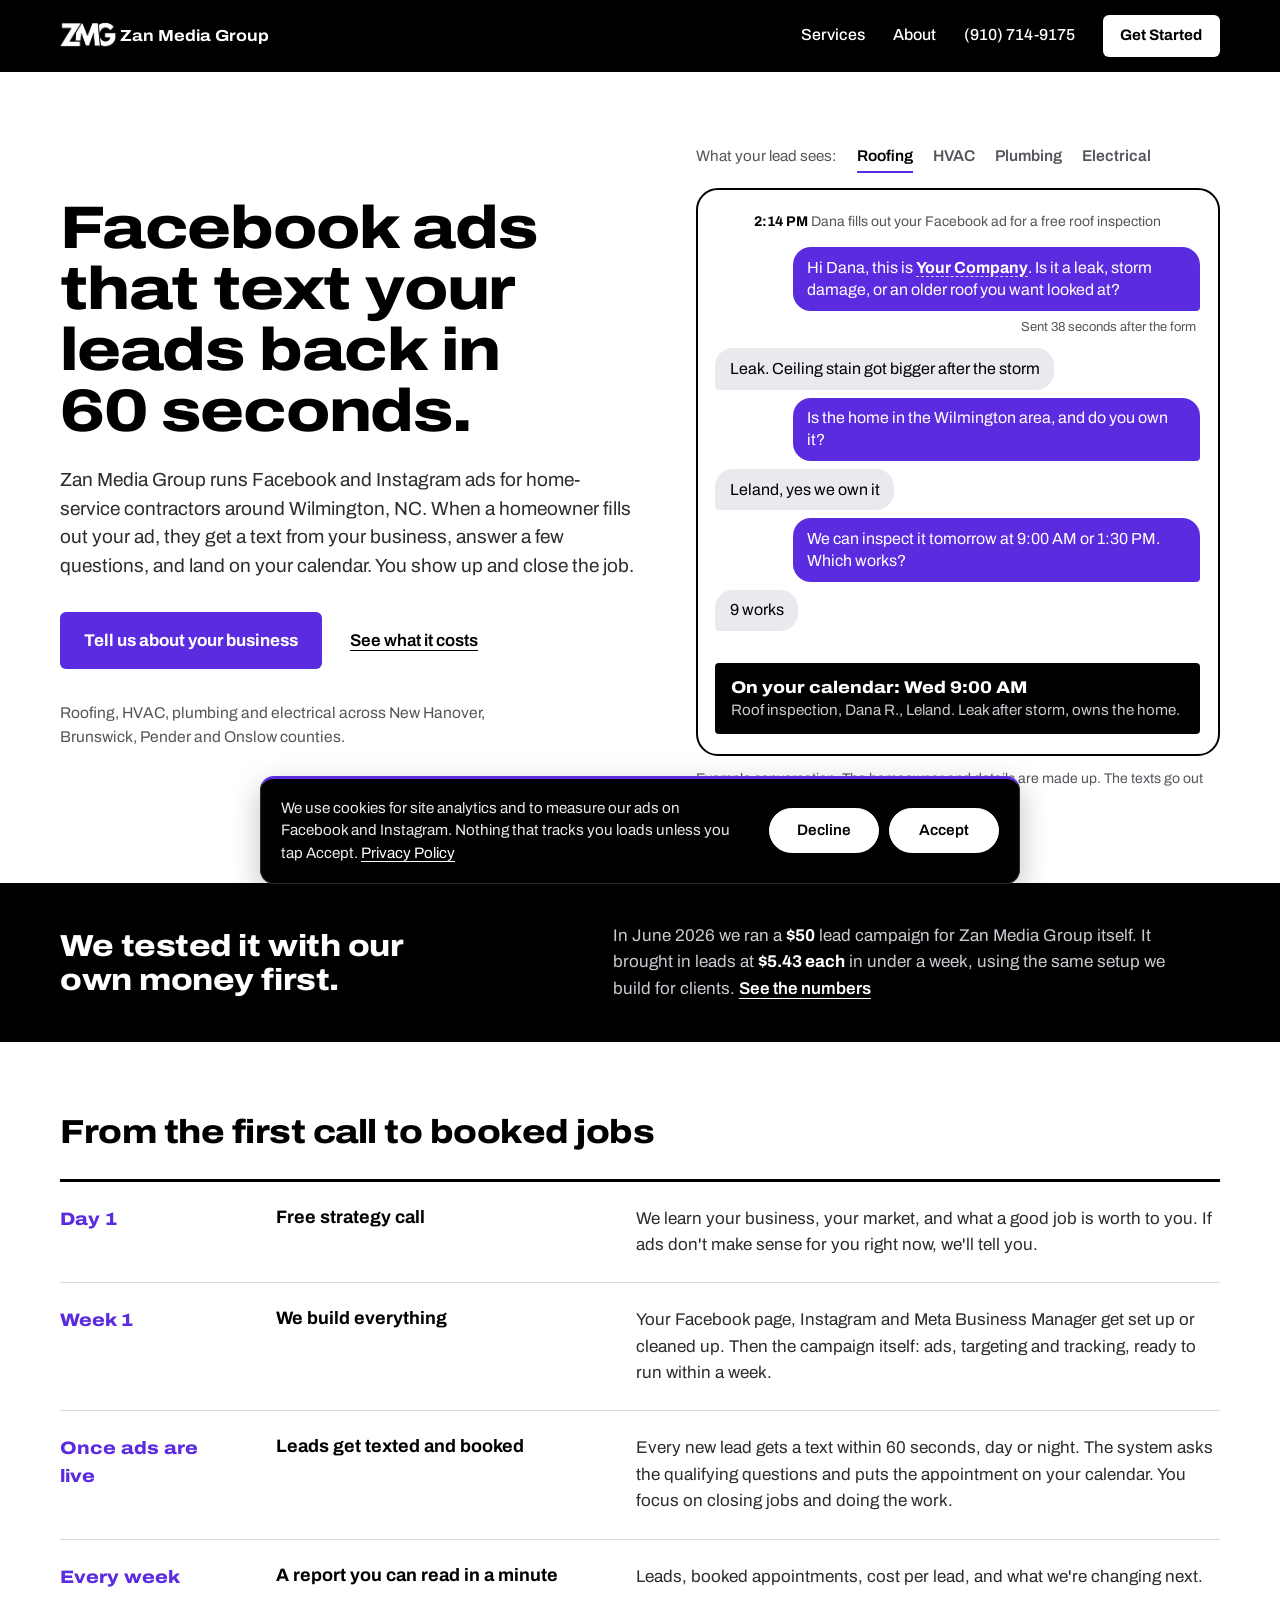
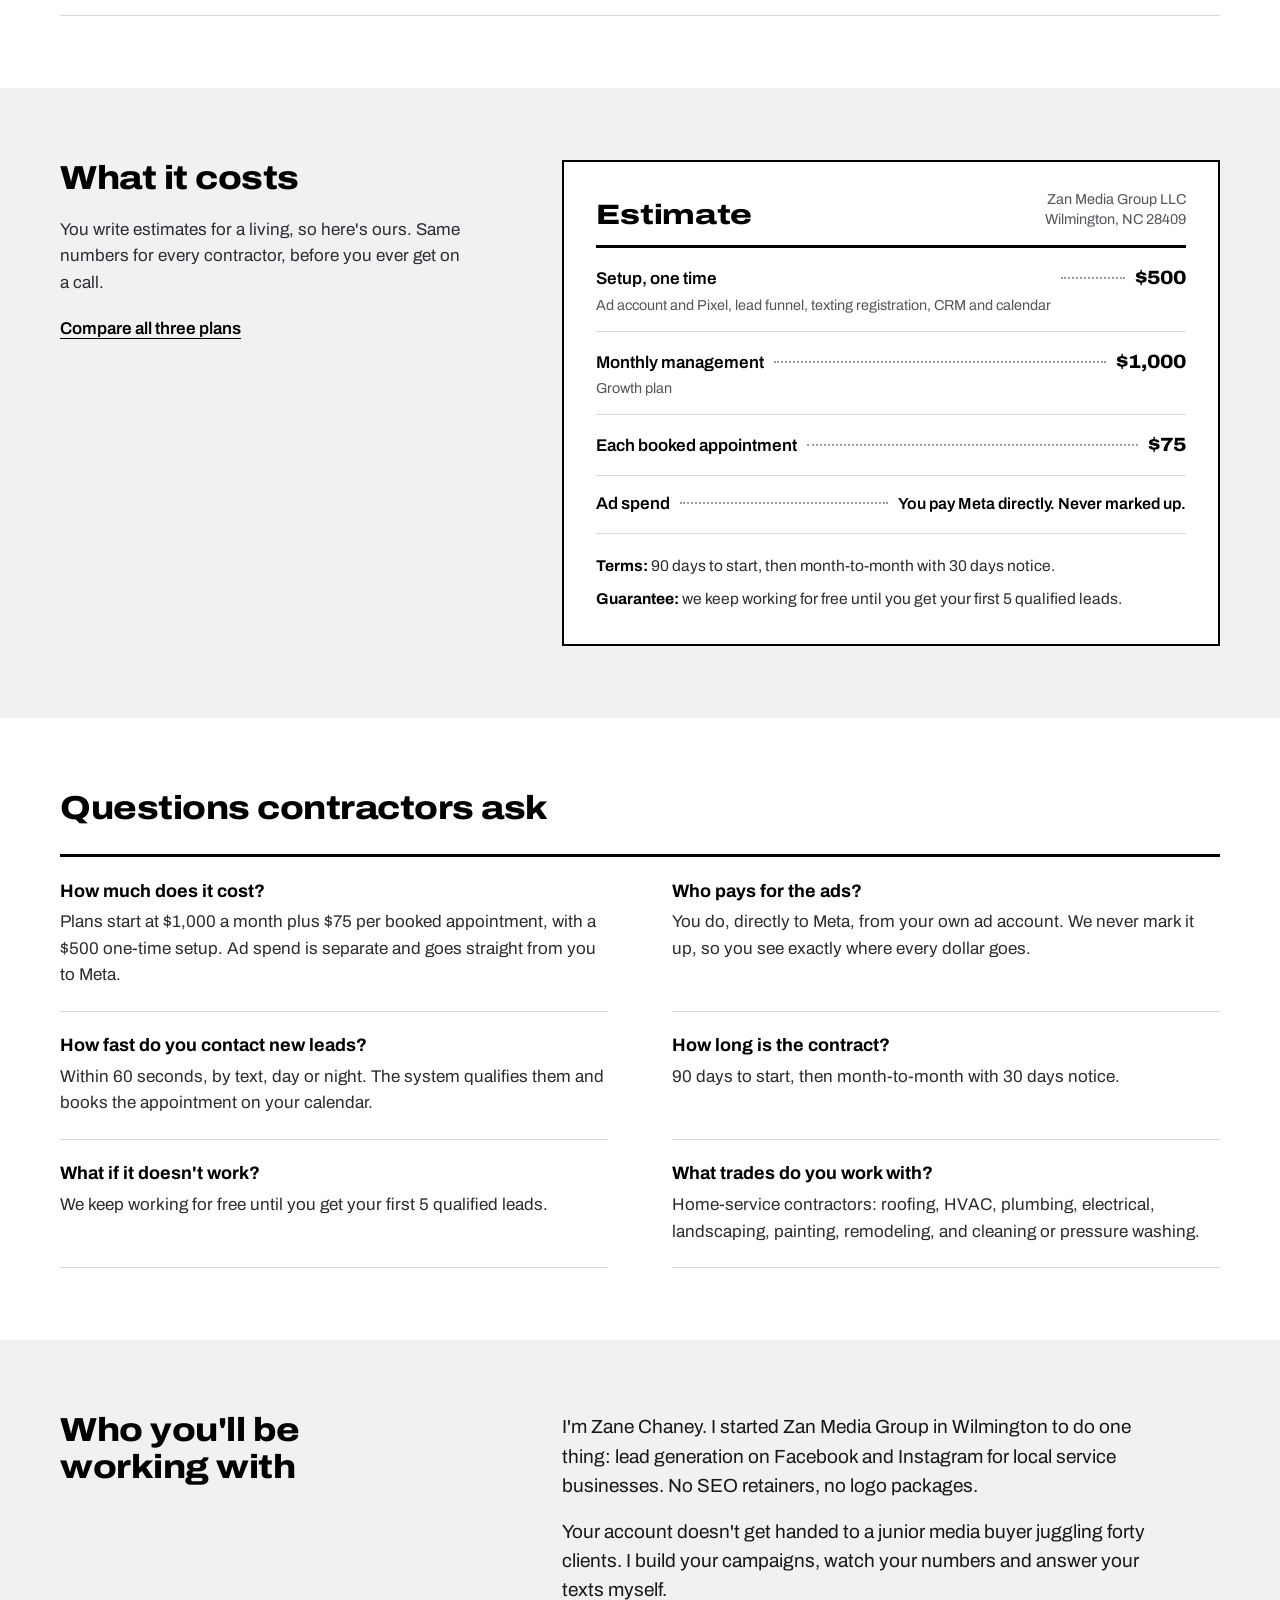
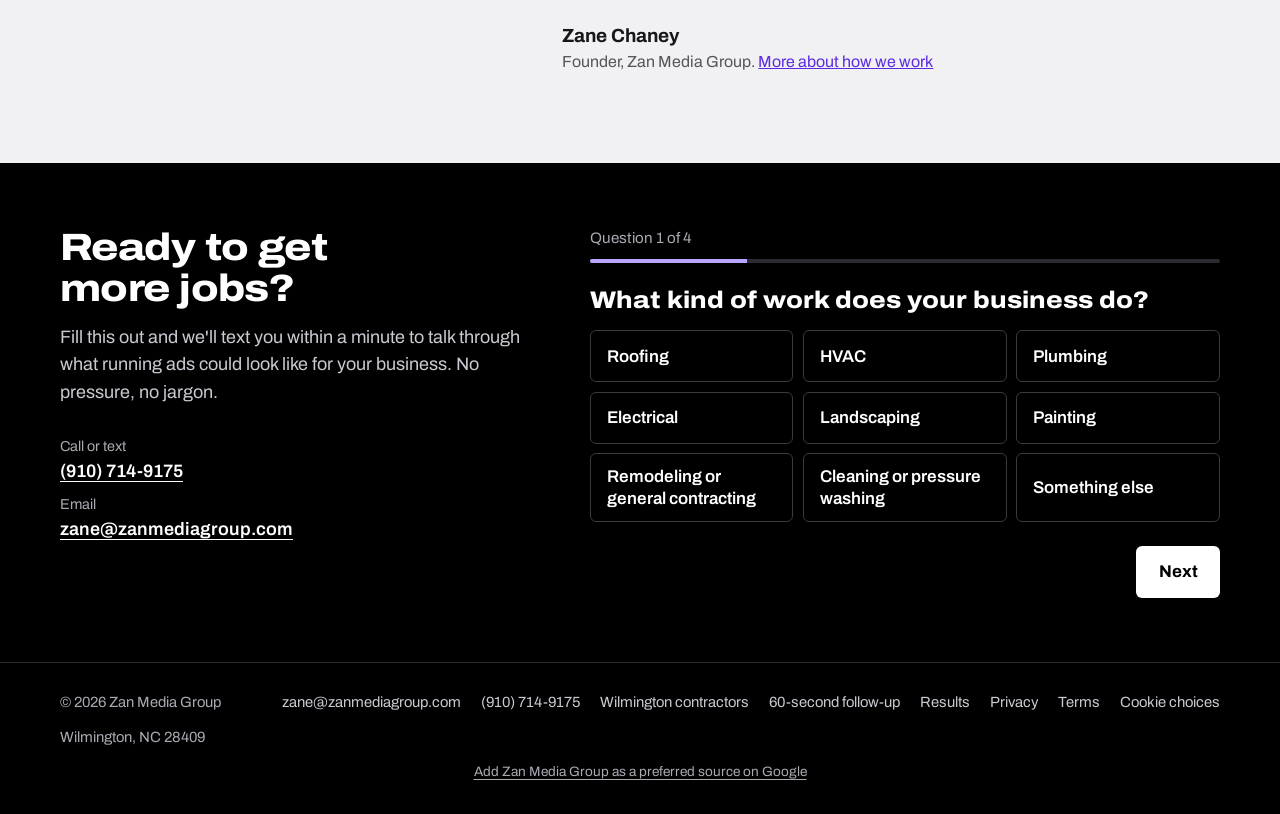
<file: index.html>
<!DOCTYPE html>
<html lang="en">
<head>
  <meta charset="UTF-8" />
  <meta name="viewport" content="width=device-width, initial-scale=1.0" />
  <title>Contractor Facebook Ads in Wilmington, NC | Zan Media Group</title>
  <meta name="description" content="Zan Media Group runs Facebook and Instagram ads for home-service contractors in Wilmington, NC, then texts and books every new lead within 60 seconds." />
  <link rel="icon" type="image/png" href="BlackLogoONLY.png" />
  <link rel="apple-touch-icon" href="BlackLogoONLY.png" />
  <link rel="canonical" href="https://zanmediagroup.com/" />

  <!-- Open Graph -->
  <meta property="og:type"        content="website" />
  <meta property="og:url"         content="https://zanmediagroup.com/" />
  <meta property="og:title"       content="Contractor Facebook Ads in Wilmington, NC | Zan Media Group" />
  <meta property="og:description" content="Zan Media Group runs Facebook and Instagram ads for home-service contractors in Wilmington, NC, then texts and books every new lead within 60 seconds." />
  <meta property="og:image"       content="https://zanmediagroup.com/og-image.png" />
  <meta property="og:image:width"  content="1200" />
  <meta property="og:image:height" content="630" />
  <meta name="twitter:card"       content="summary_large_image" />
  <meta property="og:site_name"   content="Zan Media Group" />

  <!-- Structured Data: business -->
  <script type="application/ld+json">
  {
    "@context": "https://schema.org",
    "@type": "ProfessionalService",
    "@id": "https://zanmediagroup.com/#business",
    "name": "Zan Media Group",
    "legalName": "Zan Media Group LLC",
    "url": "https://zanmediagroup.com",
    "logo": "https://zanmediagroup.com/BlackLogoONLY.png",
    "image": "https://zanmediagroup.com/BlackLogoONLY.png",
    "description": "Meta (Facebook and Instagram) ads agency for home-service contractors. Lead ads plus 60-second text follow-up and automatic appointment booking.",
    "email": "zane@zanmediagroup.com",
    "telephone": "+1-910-714-9175",
    "address": {
      "@type": "PostalAddress",
      "addressLocality": "Wilmington",
      "addressRegion": "NC",
      "postalCode": "28409",
      "addressCountry": "US"
    },
    "areaServed": [
      {
        "@type": "City",
        "name": "Wilmington, NC"
      },
      {
        "@type": "City",
        "name": "Castle Hayne, NC"
      },
      {
        "@type": "City",
        "name": "Ogden, NC"
      },
      {
        "@type": "City",
        "name": "Wrightsville Beach, NC"
      },
      {
        "@type": "City",
        "name": "Leland, NC"
      },
      {
        "@type": "City",
        "name": "Southport, NC"
      },
      {
        "@type": "City",
        "name": "Oak Island, NC"
      },
      {
        "@type": "City",
        "name": "Carolina Beach, NC"
      },
      {
        "@type": "City",
        "name": "Kure Beach, NC"
      },
      {
        "@type": "City",
        "name": "Hampstead, NC"
      },
      {
        "@type": "City",
        "name": "Surf City, NC"
      },
      {
        "@type": "City",
        "name": "Burgaw, NC"
      },
      {
        "@type": "City",
        "name": "Jacksonville, NC"
      }
    ],
    "founder": {
      "@type": "Person",
      "name": "Zane Chaney"
    },
    "knowsAbout": [
      "Facebook advertising",
      "Instagram advertising",
      "Meta lead ads",
      "Lead generation for home-service contractors"
    ],
    "sameAs": [
      "https://www.facebook.com/zanmediagroup",
      "https://www.instagram.com/zanmediagroup",
      "https://www.linkedin.com/company/zan-media-group"
    ]
  }
  </script>

  <!-- Structured Data: FAQ -->
  <script type="application/ld+json">
  {
    "@context": "https://schema.org",
    "@type": "FAQPage",
    "mainEntity": [
      {
        "@type": "Question",
        "name": "How much does it cost?",
        "acceptedAnswer": {
          "@type": "Answer",
          "text": "Plans start at $1,000 a month plus $75 per booked appointment, with a $500 one-time setup. Ad spend is separate and goes straight from you to Meta."
        }
      },
      {
        "@type": "Question",
        "name": "Who pays for the ads?",
        "acceptedAnswer": {
          "@type": "Answer",
          "text": "You do, directly to Meta, from your own ad account. We never mark it up, so you see exactly where every dollar goes."
        }
      },
      {
        "@type": "Question",
        "name": "How fast do you contact new leads?",
        "acceptedAnswer": {
          "@type": "Answer",
          "text": "Within 60 seconds, by text, day or night. The system qualifies them and books the appointment on your calendar."
        }
      },
      {
        "@type": "Question",
        "name": "How long is the contract?",
        "acceptedAnswer": {
          "@type": "Answer",
          "text": "90 days to start, then month-to-month with 30 days notice."
        }
      },
      {
        "@type": "Question",
        "name": "What if it doesn't work?",
        "acceptedAnswer": {
          "@type": "Answer",
          "text": "We keep working for free until you get your first 5 qualified leads."
        }
      },
      {
        "@type": "Question",
        "name": "What trades do you work with?",
        "acceptedAnswer": {
          "@type": "Answer",
          "text": "Home-service contractors: roofing, HVAC, plumbing, electrical, landscaping, painting, remodeling, and cleaning or pressure washing."
        }
      }
    ]
  }
  </script>

  <link rel="preload" href="fonts/archivo.woff2" as="font" type="font/woff2" crossorigin />
  <link rel="stylesheet" href="styles.css?v=20261012" />
  <script src="/consent.js?v=20261027"></script>

  <script>

  document.addEventListener('DOMContentLoaded', function() {

    /* ---- Popup modal ---- */
    const overlay = document.getElementById('zmg-modal');
    if (!overlay) return;

    const POPUP_DELAY_MS = 30000;           // how long after page load the popup appears (was 1000)
    const SHOW_ONCE_PER_SESSION = true;     // set to false to show on every page load

    function openModal() {
      overlay.classList.add('open');
      requestAnimationFrame(function() { overlay.classList.add('visible'); });
      document.body.style.overflow = 'hidden';
    }
    function closeModal() {
      overlay.classList.remove('visible');
      setTimeout(function() { overlay.classList.remove('open'); }, 250);
      document.body.style.overflow = '';
    }

    overlay.querySelector('.modal-close').addEventListener('click', closeModal);
    overlay.addEventListener('click', function(e) {
      if (e.target === overlay) closeModal();
    });
    document.addEventListener('keydown', function(e) {
      if (e.key === 'Escape' && overlay.classList.contains('open')) closeModal();
    });

    let alreadyShown = false;
    if (SHOW_ONCE_PER_SESSION) {
      try { alreadyShown = sessionStorage.getItem('zmgPopupShown') === '1'; } catch (err) {}
    }
    if (!alreadyShown) {
      setTimeout(function() {
        /* Skip the popup if they have already scrolled to the contact form. */
        const contact = document.getElementById('contact');
        if (contact && contact.getBoundingClientRect().top < window.innerHeight) return;
        openModal();
        if (SHOW_ONCE_PER_SESSION) {
          try { sessionStorage.setItem('zmgPopupShown', '1'); } catch (err) {}
        }
      }, POPUP_DELAY_MS);
    }
  });
  </script>

</head>
<body>
  <a class="skip-link" href="#main">Skip to content</a>

  <!-- POPUP CONTACT MODAL -->
  <div class="modal-overlay" id="zmg-modal" role="dialog" aria-modal="true" aria-label="Contact Zan Media Group">
    <div class="modal-card">
      <button type="button" class="modal-close" aria-label="Close">&times;</button>
      <h2 class="modal-h2">Want more booked jobs?</h2>
      <p class="modal-p">Tell us about your business and we'll text you within a minute to talk through what running ads could look like. No pressure, no jargon.</p>
      <div class="zq-wrap zq-wrap--modal">
      <form class="zq" id="m-quiz" data-zmg-quiz novalidate>
        <p class="zq-progress" id="m-progress" aria-live="polite">Question 1 of 4</p>
        <div class="zq-bar" aria-hidden="true"><span></span></div>
        <fieldset class="zq-step" data-step="1">
          <legend class="zq-q" tabindex="-1">What kind of work does your business do?</legend>
          <div class="zq-tiles zq-tiles--3" data-required-group data-error="m-trade-err" aria-describedby="m-trade-err"><label class="zq-tile"><input type="radio" name="business_type" value="Roofing"><span>Roofing</span></label><label class="zq-tile"><input type="radio" name="business_type" value="HVAC"><span>HVAC</span></label><label class="zq-tile"><input type="radio" name="business_type" value="Plumbing"><span>Plumbing</span></label><label class="zq-tile"><input type="radio" name="business_type" value="Electrical"><span>Electrical</span></label><label class="zq-tile"><input type="radio" name="business_type" value="Landscaping"><span>Landscaping</span></label><label class="zq-tile"><input type="radio" name="business_type" value="Painting"><span>Painting</span></label><label class="zq-tile"><input type="radio" name="business_type" value="Remodeling or general contracting"><span>Remodeling or general contracting</span></label><label class="zq-tile"><input type="radio" name="business_type" value="Cleaning or pressure washing"><span>Cleaning or pressure washing</span></label><label class="zq-tile"><input type="radio" name="business_type" value="Something else"><span>Something else</span></label></div><p class="zq-error" id="m-trade-err" role="alert"></p>
        </fieldset>
        <fieldset class="zq-step" data-step="2">
          <legend class="zq-q" tabindex="-1">Are you running ads for your business right now?</legend>
          <div class="zq-tiles" data-required-group data-error="m-ads-err" aria-describedby="m-ads-err"><label class="zq-tile"><input type="radio" name="running_ads" value="Not yet"><span>Not yet</span></label><label class="zq-tile"><input type="radio" name="running_ads" value="Yes, on Facebook or Instagram"><span>Yes, on Facebook or Instagram</span></label><label class="zq-tile"><input type="radio" name="running_ads" value="Yes, on Google"><span>Yes, on Google</span></label><label class="zq-tile"><input type="radio" name="running_ads" value="Tried it and stopped"><span>Tried it and stopped</span></label></div><p class="zq-error" id="m-ads-err" role="alert"></p>
        </fieldset>
        <fieldset class="zq-step" data-step="3">
          <legend class="zq-q" tabindex="-1">How many more jobs a month could your crew take on?</legend>
          <div class="zq-tiles" data-required-group data-error="m-cap-err" aria-describedby="m-cap-err"><label class="zq-tile"><input type="radio" name="capacity" value="1 to 5 more"><span>1 to 5 more</span></label><label class="zq-tile"><input type="radio" name="capacity" value="5 to 10 more"><span>5 to 10 more</span></label><label class="zq-tile"><input type="radio" name="capacity" value="10 to 20 more"><span>10 to 20 more</span></label><label class="zq-tile"><input type="radio" name="capacity" value="20 or more"><span>20 or more</span></label></div><p class="zq-error" id="m-cap-err" role="alert"></p>
        </fieldset>
        <fieldset class="zq-step" data-step="4">
          <legend class="zq-q" tabindex="-1">Where should we send your plan?</legend>
          <div class="zq-fields">
            <div class="zq-field"><label for="m-name">Your name</label><input id="m-name" name="full_name" type="text" autocomplete="name" required data-label="Your name" data-error="m-name-err" aria-describedby="m-name-err"><p class="zq-error" id="m-name-err"></p></div>
            <div class="zq-field"><label for="m-biz">Business name <span class="zq-opt">(optional)</span></label><input id="m-biz" name="business_name" type="text" autocomplete="organization"></div>
            <div class="zq-field"><label for="m-phone">Mobile phone</label><input id="m-phone" name="phone" type="tel" inputmode="tel" autocomplete="tel" required data-label="Mobile phone" data-error="m-phone-err" aria-describedby="m-phone-hint m-phone-err"><p class="zq-hint" id="m-phone-hint">We text you within a minute.</p><p class="zq-error" id="m-phone-err"></p></div>
            <div class="zq-field"><label for="m-email">Email</label><input id="m-email" name="email" type="email" autocomplete="email" required data-label="Email" data-error="m-email-err" aria-describedby="m-email-err"><p class="zq-error" id="m-email-err"></p></div>
            <div class="zq-hp" aria-hidden="true"><label for="m-website">Leave this empty</label><input id="m-website" name="website" type="text" tabindex="-1" autocomplete="off"></div>
            <label class="zq-consent"><input type="checkbox" name="sms_consent" value="yes"><span>By checking this box, I consent to receive non-marketing text messages from Zan Media Group about my inquiry, including follow-up questions and appointment scheduling. Message frequency varies, message &amp; data rates may apply. Text HELP for assistance, reply STOP to opt out. See our <a href="/privacy.html">Privacy Policy</a> and <a href="/terms.html">Terms</a>.</span></label>
          </div>
        </fieldset>
        <div class="zq-nav">
          <button type="button" class="zq-back" hidden>Back</button>
          <button type="button" class="zq-next">Next</button>
          <button type="submit" class="zq-submit" hidden>Send it</button>
        </div>
        <p class="zq-status" role="status" tabindex="-1"></p>
        <noscript><p class="zq-status">This form needs JavaScript. Call or text <a href="tel:+19107149175">(910) 714-9175</a> instead.</p></noscript>
      </form>
      </div>
    </div>
  </div>

  <div class="content">

    <nav class="nav" aria-label="Main">
      <a class="nav-logo" href="/" aria-label="Zan Media Group home">
        <img src="BlackLogoONLY.png" alt="" width="56" height="56" />
        <span class="nav-logo-text">Zan Media Group</span>
      </a>
      <div class="nav-right">
        <a class="nav-link" href="services.html">Services</a>
        <a class="nav-link" href="about.html">About</a>
        <a class="nav-link nav-phone" href="tel:+19107149175">(910)&nbsp;714-9175</a>
        <a class="nav-cta" href="get-started.html">Get Started</a>
      </div>
    </nav>

    <main id="main">

    <section class="hero">
      <div class="hero-copy">
        <h1 class="hero-h1">Facebook ads that text your leads back in 60 seconds.</h1>
        <p class="hero-sub">Zan Media Group runs Facebook and Instagram ads for home-service contractors around Wilmington, NC. When a homeowner fills out your ad, they get a text from your business, answer a few questions, and land on your calendar. You show up and close the job.</p>
        <div class="hero-actions">
          <a class="hero-btn" href="#contact">Tell us about your business</a>
          <a class="text-link" href="#cost">See what it costs</a>
        </div>
        <p class="hero-area">Roofing, HVAC, plumbing and electrical across New Hanover, Brunswick, Pender and Onslow counties.</p>
      </div>

      <div class="hero-demo">
        <div class="demo-tabs" id="demo-tabs" hidden>
          <span class="demo-tabs-label">What your lead sees:</span>
          <button type="button" class="demo-tab" data-trade="roofing" aria-pressed="true">Roofing</button>
          <button type="button" class="demo-tab" data-trade="hvac" aria-pressed="false">HVAC</button>
          <button type="button" class="demo-tab" data-trade="plumbing" aria-pressed="false">Plumbing</button>
          <button type="button" class="demo-tab" data-trade="electrical" aria-pressed="false">Electrical</button>
        </div>
        <div class="thread" id="demo-thread" aria-live="off">
          <p class="thread-event" style="--i:0"><b>2:14 PM</b> Dana fills out your Facebook ad for a free roof inspection</p>
          <p class="bubble bubble-out" style="--i:1">Hi Dana, this is <span class="yourco">Your Company</span>. Is it a leak, storm damage, or an older roof you want looked at?</p>
          <p class="bubble-meta" style="--i:1">Sent 38 seconds after the form</p>
          <p class="bubble bubble-in" style="--i:2">Leak. Ceiling stain got bigger after the storm</p>
          <p class="bubble bubble-out" style="--i:3">Is the home in the Wilmington area, and do you own it?</p>
          <p class="bubble bubble-in" style="--i:4">Leland, yes we own it</p>
          <p class="bubble bubble-out" style="--i:5">We can inspect it tomorrow at 9:00 AM or 1:30 PM. Which works?</p>
          <p class="bubble bubble-in" style="--i:6">9 works</p>
          <p class="thread-booked" style="--i:7"><b>On your calendar: Wed 9:00 AM</b><span>Roof inspection, Dana R., Leland. Leak after storm, owns the home.</span></p>
        </div>
        <p class="demo-note">Example conversation. The homeowner and details are made up. The texts go out under your business name.</p>
      </div>
    </section>

    <section class="proof">
      <h2 class="proof-h2">We tested it with our own money first.</h2>
      <p>In June 2026 we ran a <b>$50</b> lead campaign for Zan Media Group itself. It brought in leads at <b>$5.43 each</b> in under a week, using the same setup we build for clients. <a href="results.html">See the numbers</a></p>
    </section>

    <section class="band" id="how">
      <h2 class="section-h2">From the first call to booked jobs</h2>
      <ol class="timeline">
        <li>
          <p class="timeline-when">Day 1</p>
          <p class="timeline-what">Free strategy call</p>
          <p class="timeline-how">We learn your business, your market, and what a good job is worth to you. If ads don't make sense for you right now, we'll tell you.</p>
        </li>
        <li>
          <p class="timeline-when">Week 1</p>
          <p class="timeline-what">We build everything</p>
          <p class="timeline-how">Your Facebook page, Instagram and Meta Business Manager get set up or cleaned up. Then the campaign itself: ads, targeting and tracking, ready to run within a week.</p>
        </li>
        <li>
          <p class="timeline-when">Once ads are live</p>
          <p class="timeline-what">Leads get texted and booked</p>
          <p class="timeline-how">Every new lead gets a text within 60 seconds, day or night. The system asks the qualifying questions and puts the appointment on your calendar. You focus on closing jobs and doing the work.</p>
        </li>
        <li>
          <p class="timeline-when">Every week</p>
          <p class="timeline-what">A report you can read in a minute</p>
          <p class="timeline-how">Leads, booked appointments, cost per lead, and what we're changing next.</p>
        </li>
      </ol>
    </section>

    <section class="band band-mist" id="cost">
      <div class="cost">
        <div class="cost-intro">
          <h2 class="section-h2">What it costs</h2>
          <p>You write estimates for a living, so here's ours. Same numbers for every contractor, before you ever get on a call.</p>
          <a class="text-link" href="services.html#plans">Compare all three plans</a>
        </div>
        <div class="estimate">
          <div class="estimate-head">
            <p class="estimate-title">Estimate</p>
            <p class="estimate-from">Zan Media Group LLC<br>Wilmington, NC 28409</p>
          </div>
          <ul class="estimate-lines">
            <li>
              <span class="estimate-item">Setup, one time<small>Ad account and Pixel, lead funnel, texting registration, CRM and calendar</small></span>
              <span class="estimate-dots" aria-hidden="true"></span>
              <span class="estimate-amt">$500</span>
            </li>
            <li>
              <span class="estimate-item">Monthly management<small>Growth plan</small></span>
              <span class="estimate-dots" aria-hidden="true"></span>
              <span class="estimate-amt">$1,000</span>
            </li>
            <li>
              <span class="estimate-item">Each booked appointment</span>
              <span class="estimate-dots" aria-hidden="true"></span>
              <span class="estimate-amt">$75</span>
            </li>
            <li class="is-note">
              <span class="estimate-item">Ad spend</span>
              <span class="estimate-dots" aria-hidden="true"></span>
              <span class="estimate-amt is-words">You pay Meta directly. Never marked up.</span>
            </li>
          </ul>
          <div class="estimate-terms">
            <p><b>Terms:</b> 90 days to start, then month-to-month with 30 days notice.</p>
            <p><b>Guarantee:</b> we keep working for free until you get your first 5 qualified leads.</p>
          </div>
        </div>
      </div>
    </section>

    <section class="band" id="faq">
      <h2 class="section-h2">Questions contractors ask</h2>
      <div class="faq-list">
        <div class="faq-item">
          <h3>How much does it cost?</h3>
          <p>Plans start at $1,000 a month plus $75 per booked appointment, with a $500 one-time setup. Ad spend is separate and goes straight from you to Meta.</p>
        </div>
        <div class="faq-item">
          <h3>Who pays for the ads?</h3>
          <p>You do, directly to Meta, from your own ad account. We never mark it up, so you see exactly where every dollar goes.</p>
        </div>
        <div class="faq-item">
          <h3>How fast do you contact new leads?</h3>
          <p>Within 60 seconds, by text, day or night. The system qualifies them and books the appointment on your calendar.</p>
        </div>
        <div class="faq-item">
          <h3>How long is the contract?</h3>
          <p>90 days to start, then month-to-month with 30 days notice.</p>
        </div>
        <div class="faq-item">
          <h3>What if it doesn&#39;t work?</h3>
          <p>We keep working for free until you get your first 5 qualified leads.</p>
        </div>
        <div class="faq-item">
          <h3>What trades do you work with?</h3>
          <p>Home-service contractors: roofing, HVAC, plumbing, electrical, landscaping, painting, remodeling, and cleaning or pressure washing.</p>
        </div>
      </div>
    </section>

    <section class="band band-mist">
      <div class="founder">
        <h2 class="section-h2">Who you'll be working with</h2>
        <div class="founder-note">
          <p>I'm Zane Chaney. I started Zan Media Group in Wilmington to do one thing: lead generation on Facebook and Instagram for local service businesses. No SEO retainers, no logo packages.</p>
          <p>Your account doesn't get handed to a junior media buyer juggling forty clients. I build your campaigns, watch your numbers and answer your texts myself.</p>
          <p class="founder-sig">Zane Chaney<span>Founder, Zan Media Group. <a href="about.html">More about how we work</a></span></p>
        </div>
      </div>
    </section>

    <section class="contact-band" id="contact">
      <div class="contact-inner contact-split">
        <div>
          <h2 class="contact-h2">Ready to get more jobs?</h2>
          <p class="contact-p">Fill this out and we'll text you within a minute to talk through what running ads could look like for your business. No pressure, no jargon.</p>
          <ul class="contact-ways">
            <li><span>Call or text</span><a href="tel:+19107149175">(910)&nbsp;714-9175</a></li>
            <li><span>Email</span><a href="mailto:zane@zanmediagroup.com">zane@zanmediagroup.com</a></li>
          </ul>
        </div>
        <div class="zq-wrap">
      <form class="zq" id="q-quiz" data-zmg-quiz novalidate>
        <p class="zq-progress" id="q-progress" aria-live="polite">Question 1 of 4</p>
        <div class="zq-bar" aria-hidden="true"><span></span></div>
        <fieldset class="zq-step" data-step="1">
          <legend class="zq-q" tabindex="-1">What kind of work does your business do?</legend>
          <div class="zq-tiles zq-tiles--3" data-required-group data-error="q-trade-err" aria-describedby="q-trade-err"><label class="zq-tile"><input type="radio" name="business_type" value="Roofing"><span>Roofing</span></label><label class="zq-tile"><input type="radio" name="business_type" value="HVAC"><span>HVAC</span></label><label class="zq-tile"><input type="radio" name="business_type" value="Plumbing"><span>Plumbing</span></label><label class="zq-tile"><input type="radio" name="business_type" value="Electrical"><span>Electrical</span></label><label class="zq-tile"><input type="radio" name="business_type" value="Landscaping"><span>Landscaping</span></label><label class="zq-tile"><input type="radio" name="business_type" value="Painting"><span>Painting</span></label><label class="zq-tile"><input type="radio" name="business_type" value="Remodeling or general contracting"><span>Remodeling or general contracting</span></label><label class="zq-tile"><input type="radio" name="business_type" value="Cleaning or pressure washing"><span>Cleaning or pressure washing</span></label><label class="zq-tile"><input type="radio" name="business_type" value="Something else"><span>Something else</span></label></div><p class="zq-error" id="q-trade-err" role="alert"></p>
        </fieldset>
        <fieldset class="zq-step" data-step="2">
          <legend class="zq-q" tabindex="-1">Are you running ads for your business right now?</legend>
          <div class="zq-tiles" data-required-group data-error="q-ads-err" aria-describedby="q-ads-err"><label class="zq-tile"><input type="radio" name="running_ads" value="Not yet"><span>Not yet</span></label><label class="zq-tile"><input type="radio" name="running_ads" value="Yes, on Facebook or Instagram"><span>Yes, on Facebook or Instagram</span></label><label class="zq-tile"><input type="radio" name="running_ads" value="Yes, on Google"><span>Yes, on Google</span></label><label class="zq-tile"><input type="radio" name="running_ads" value="Tried it and stopped"><span>Tried it and stopped</span></label></div><p class="zq-error" id="q-ads-err" role="alert"></p>
        </fieldset>
        <fieldset class="zq-step" data-step="3">
          <legend class="zq-q" tabindex="-1">How many more jobs a month could your crew take on?</legend>
          <div class="zq-tiles" data-required-group data-error="q-cap-err" aria-describedby="q-cap-err"><label class="zq-tile"><input type="radio" name="capacity" value="1 to 5 more"><span>1 to 5 more</span></label><label class="zq-tile"><input type="radio" name="capacity" value="5 to 10 more"><span>5 to 10 more</span></label><label class="zq-tile"><input type="radio" name="capacity" value="10 to 20 more"><span>10 to 20 more</span></label><label class="zq-tile"><input type="radio" name="capacity" value="20 or more"><span>20 or more</span></label></div><p class="zq-error" id="q-cap-err" role="alert"></p>
        </fieldset>
        <fieldset class="zq-step" data-step="4">
          <legend class="zq-q" tabindex="-1">Where should we send your plan?</legend>
          <div class="zq-fields">
            <div class="zq-field"><label for="q-name">Your name</label><input id="q-name" name="full_name" type="text" autocomplete="name" required data-label="Your name" data-error="q-name-err" aria-describedby="q-name-err"><p class="zq-error" id="q-name-err"></p></div>
            <div class="zq-field"><label for="q-biz">Business name <span class="zq-opt">(optional)</span></label><input id="q-biz" name="business_name" type="text" autocomplete="organization"></div>
            <div class="zq-field"><label for="q-phone">Mobile phone</label><input id="q-phone" name="phone" type="tel" inputmode="tel" autocomplete="tel" required data-label="Mobile phone" data-error="q-phone-err" aria-describedby="q-phone-hint q-phone-err"><p class="zq-hint" id="q-phone-hint">We text you within a minute.</p><p class="zq-error" id="q-phone-err"></p></div>
            <div class="zq-field"><label for="q-email">Email</label><input id="q-email" name="email" type="email" autocomplete="email" required data-label="Email" data-error="q-email-err" aria-describedby="q-email-err"><p class="zq-error" id="q-email-err"></p></div>
            <div class="zq-hp" aria-hidden="true"><label for="q-website">Leave this empty</label><input id="q-website" name="website" type="text" tabindex="-1" autocomplete="off"></div>
            <label class="zq-consent"><input type="checkbox" name="sms_consent" value="yes"><span>By checking this box, I consent to receive non-marketing text messages from Zan Media Group about my inquiry, including follow-up questions and appointment scheduling. Message frequency varies, message &amp; data rates may apply. Text HELP for assistance, reply STOP to opt out. See our <a href="/privacy.html">Privacy Policy</a> and <a href="/terms.html">Terms</a>.</span></label>
          </div>
        </fieldset>
        <div class="zq-nav">
          <button type="button" class="zq-back" hidden>Back</button>
          <button type="button" class="zq-next">Next</button>
          <button type="submit" class="zq-submit" hidden>Send it</button>
        </div>
        <p class="zq-status" role="status" tabindex="-1"></p>
        <noscript><p class="zq-status">This form needs JavaScript. Call or text <a href="tel:+19107149175">(910) 714-9175</a> instead.</p></noscript>
      </form>
        </div>
      </div>
    </section>
    </main>

    <footer class="footer">
      <span class="footer-copy">© 2026 Zan Media Group</span>
      <div class="footer-links">
        <a href="mailto:zane@zanmediagroup.com">zane@zanmediagroup.com</a>
        <a href="tel:+19107149175">(910)&nbsp;714-9175</a>
        <a href="facebook-ads-wilmington-nc.html">Wilmington contractors</a>
        <a href="speed-to-lead-wilmington-nc.html">60-second follow-up</a>
        <a href="results.html">Results</a>
        <a href="privacy.html">Privacy</a>
        <a href="terms.html">Terms</a>
        <a href="/privacy.html#cookies" data-cookie-settings>Cookie choices</a>
      </div>
      <span class="footer-loc">Wilmington, NC 28409</span>
      <a class="footer-pref" href="https://www.google.com/preferences/source?q=zanmediagroup.com" target="_blank" rel="noopener">Add Zan Media Group as a preferred source on Google</a>
    </footer>

  </div>

  <!-- Hero demo: switch the example text thread by trade -->
  <script>
  (function () {
    var tabs = document.getElementById('demo-tabs');
    var thread = document.getElementById('demo-thread');
    if (!tabs || !thread) return;

    var CO = '<span class="yourco">Your Company</span>';
    var threads = {
      roofing: null, /* already in the page */
      hvac: {
        event: ['11:06 AM', 'Marcus fills out your Facebook ad for AC repair'],
        sent: 'Sent 41 seconds after the form',
        msgs: [
          ['out', 'Hi Marcus, this is ' + CO + '. Is the AC down right now, or running but not keeping up?'],
          ['in', 'Down. Blowing warm air since this morning'],
          ['out', 'Got it. About how old is the system, and where is the home?'],
          ['in', '12 years or so. Hampstead'],
          ['out', 'We can have a tech there today at 4:30 PM or tomorrow at 8:00 AM. Which works?'],
          ['in', 'Today']
        ],
        booked: ['On your calendar: Today 4:30 PM', 'AC repair visit, Marcus T., Hampstead. System down, about 12 years old.']
      },
      plumbing: {
        event: ['7:52 AM', 'Priya fills out your Facebook ad for a water heater quote'],
        sent: 'Sent 29 seconds after the form',
        msgs: [
          ['out', 'Hi Priya, this is ' + CO + '. What is going on, and is it urgent or something you are planning?'],
          ['in', 'Water heater is leaking from the bottom. Getting worse'],
          ['out', 'Thanks. Where is the home?'],
          ['in', 'Carolina Beach'],
          ['out', 'We can come out today at 2:00 PM or tomorrow at 10:00 AM. Which works?'],
          ['in', '2 today please']
        ],
        booked: ['On your calendar: Today 2:00 PM', 'Water heater visit, Priya S., Carolina Beach. Leaking tank, urgent.']
      },
      electrical: {
        event: ['8:37 PM', 'Tom fills out your Facebook ad for a generator estimate'],
        sent: 'Sent 44 seconds after the form',
        msgs: [
          ['out', 'Hi Tom, this is ' + CO + '. What kind of job is it, and how soon do you want it done?'],
          ['in', 'Whole home generator. Want it in before next hurricane season'],
          ['out', 'Good timing. Where is the home?'],
          ['in', 'Southport'],
          ['out', 'We can do the estimate Thursday at 11:00 AM or Friday at 3:00 PM. Which works?'],
          ['in', 'Thursday']
        ],
        booked: ['On your calendar: Thu 11:00 AM', 'Generator estimate, Tom B., Southport. Wants it done before hurricane season.']
      }
    };
    threads.roofing = thread.innerHTML;

    function render(t) {
      if (typeof t === 'string') return t;
      var i = 0, html = '';
      html += '<p class="thread-event" style="--i:' + i + '"><b>' + t.event[0] + '</b> ' + t.event[1] + '</p>';
      t.msgs.forEach(function (m, n) {
        i++;
        html += '<p class="bubble bubble-' + m[0] + '" style="--i:' + i + '">' + m[1] + '</p>';
        if (n === 0) html += '<p class="bubble-meta" style="--i:' + i + '">' + t.sent + '</p>';
      });
      i++;
      html += '<p class="thread-booked" style="--i:' + i + '"><b>' + t.booked[0] + '</b><span>' + t.booked[1] + '</span></p>';
      return html;
    }

    tabs.hidden = false;
    tabs.addEventListener('click', function (e) {
      var btn = e.target.closest('.demo-tab');
      if (!btn || btn.getAttribute('aria-pressed') === 'true') return;
      tabs.querySelectorAll('.demo-tab').forEach(function (b) { b.setAttribute('aria-pressed', b === btn ? 'true' : 'false'); });
      thread.innerHTML = render(threads[btn.dataset.trade]);
    });
  })();
  </script>
  <script src="/zmg-quiz.js?v=20261106" defer></script>
</body>
</html>
</file>
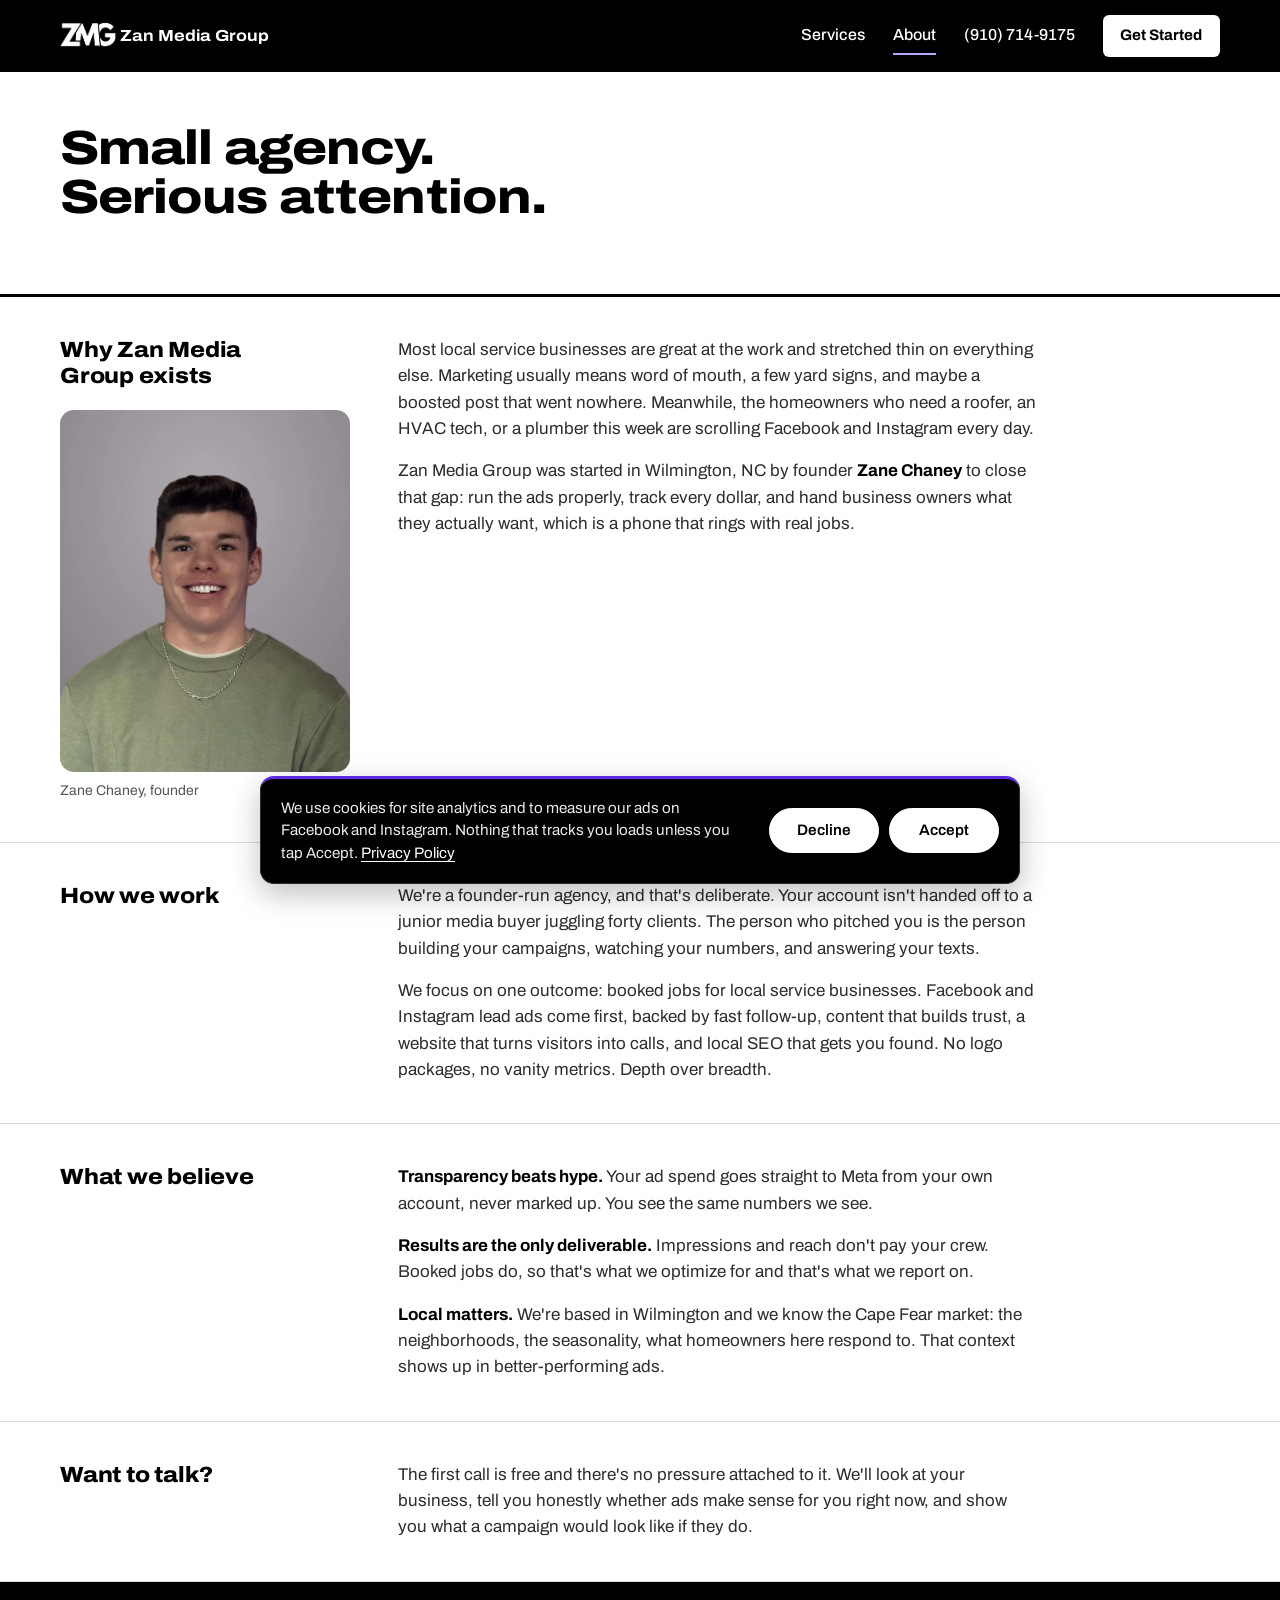
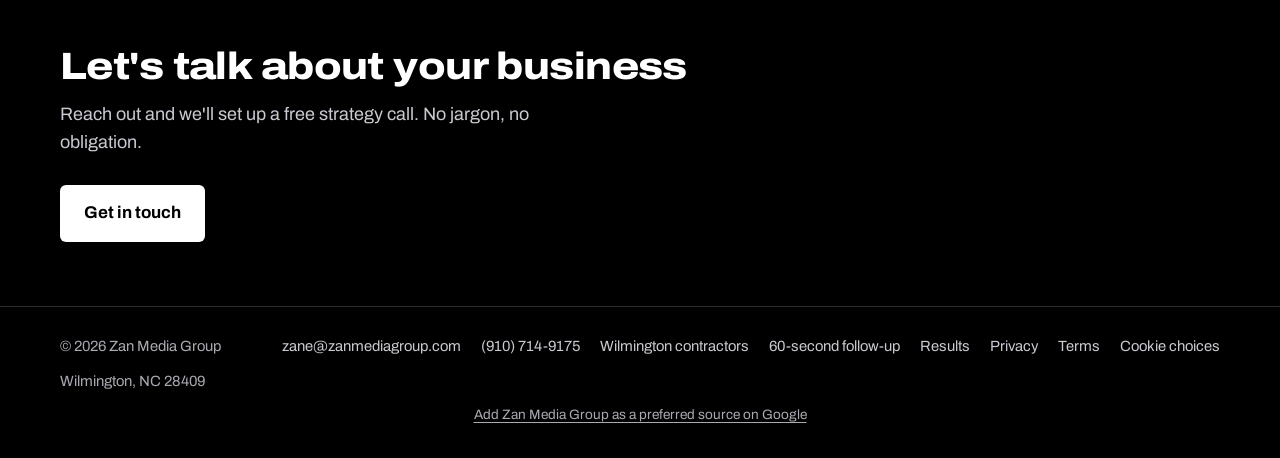
<file: about.html>
<!DOCTYPE html>
<html lang="en">
<head>
  <meta charset="UTF-8" />
  <meta name="viewport" content="width=device-width, initial-scale=1.0" />
  <title>About Zane Chaney and Zan Media Group | Wilmington, NC</title>
  <meta name="description" content="Zan Media Group is a founder-run Meta ads agency in Wilmington, NC. Zane Chaney builds and runs every campaign himself for local contractors." />
  <link rel="icon" type="image/png" href="BlackLogoONLY.png" />
  <link rel="canonical" href="https://zanmediagroup.com/about.html" />

  <!-- Open Graph -->
  <meta property="og:type"        content="website" />
  <meta property="og:url"         content="https://zanmediagroup.com/about.html" />
  <meta property="og:title"       content="About Zane Chaney and Zan Media Group | Wilmington, NC" />
  <meta property="og:description" content="Zan Media Group is a founder-run Meta ads agency in Wilmington, NC. Zane Chaney builds and runs every campaign himself for local contractors." />
  <meta property="og:image"       content="https://zanmediagroup.com/og-image.png" />
  <meta property="og:image:width"  content="1200" />
  <meta property="og:image:height" content="630" />
  <meta name="twitter:card"       content="summary_large_image" />
  <meta property="og:site_name"   content="Zan Media Group" />

  <link rel="preload" href="fonts/archivo.woff2" as="font" type="font/woff2" crossorigin />
  <link rel="stylesheet" href="styles.css?v=20261012" />
  <script src="/consent.js?v=20261027"></script>

</head>
<body>
  <a class="skip-link" href="#main">Skip to content</a>

  <div class="content">

    <nav class="nav" aria-label="Main">
      <a class="nav-logo" href="/" aria-label="Zan Media Group home">
        <img src="BlackLogoONLY.png" alt="" />
        <span class="nav-logo-text">Zan Media Group</span>
      </a>
       <div class="nav-right">
        <a class="nav-link" href="services.html">Services</a>
        <a class="nav-link active" href="about.html">About</a>
        <a class="nav-link nav-phone" href="tel:+19107149175">(910)&nbsp;714-9175</a>
        <a class="nav-cta" href="get-started.html">Get Started</a>
      </div>
    </nav>

    <main id="main">

    <section class="page-hero">
      <h1 class="hero-h1">Small agency.<br><span>Serious attention.</span></h1>
    </section>

    <section class="detail-section">
      <div class="detail-inner">
        <div class="detail-label">
          <h2 class="detail-h2">Why Zan Media Group exists</h2>
          <figure class="about-photo">
            <picture>
              <source srcset="zane-chaney.webp" type="image/webp" />
              <img src="zane-chaney.jpg" alt="Zane Chaney, founder of Zan Media Group in Wilmington, NC" width="720" height="900" loading="eager" />
            </picture>
            <figcaption>Zane Chaney, founder</figcaption>
          </figure>
        </div>
        <div class="detail-body">
          <p class="detail-p">Most local service businesses are great at the work and stretched thin on everything else. Marketing usually means word of mouth, a few yard signs, and maybe a boosted post that went nowhere. Meanwhile, the homeowners who need a roofer, an HVAC tech, or a plumber this week are scrolling Facebook and Instagram every day.</p>
          <p class="detail-p">Zan Media Group was started in Wilmington, NC by founder <strong>Zane Chaney</strong> to close that gap: run the ads properly, track every dollar, and hand business owners what they actually want, which is a phone that rings with real jobs.</p>
        </div>
      </div>
    </section>

    <section class="detail-section">
      <div class="detail-inner">
        <div class="detail-label">
          <h2 class="detail-h2">How we work</h2>
        </div>
        <div class="detail-body">
          <p class="detail-p">We're a founder-run agency, and that's deliberate. Your account isn't handed off to a junior media buyer juggling forty clients. The person who pitched you is the person building your campaigns, watching your numbers, and answering your texts.</p>
          <p class="detail-p">We focus on one outcome: booked jobs for local service businesses. Facebook and Instagram lead ads come first, backed by fast follow-up, content that builds trust, a website that turns visitors into calls, and local SEO that gets you found. No logo packages, no vanity metrics. Depth over breadth.</p>
        </div>
      </div>
    </section>

    <section class="detail-section">
      <div class="detail-inner">
        <div class="detail-label">
          <h2 class="detail-h2">What we believe</h2>
        </div>
        <div class="detail-body">
          <p class="detail-p"><strong>Transparency beats hype.</strong> Your ad spend goes straight to Meta from your own account, never marked up. You see the same numbers we see.</p>
          <p class="detail-p"><strong>Results are the only deliverable.</strong> Impressions and reach don't pay your crew. Booked jobs do, so that's what we optimize for and that's what we report on.</p>
          <p class="detail-p"><strong>Local matters.</strong> We're based in Wilmington and we know the Cape Fear market: the neighborhoods, the seasonality, what homeowners here respond to. That context shows up in better-performing ads.</p>
        </div>
      </div>
    </section>

    <section class="detail-section">
      <div class="detail-inner">
        <div class="detail-label">
          <h2 class="detail-h2">Want to talk?</h2>
        </div>
        <div class="detail-body">
          <p class="detail-p">The first call is free and there's no pressure attached to it. We'll look at your business, tell you honestly whether ads make sense for you right now, and show you what a campaign would look like if they do.</p>
        </div>
      </div>
    </section>

    <section class="contact-band">
      <div class="contact-inner">
        <h2 class="contact-h2">Let's talk about your business</h2>
        <p class="contact-p">Reach out and we'll set up a free strategy call. No jargon, no obligation.</p>
        <a class="hero-btn" href="/#contact">Get in touch</a>
      </div>
    </section>
    </main>

    <footer class="footer">
      <span class="footer-copy">© 2026 Zan Media Group</span>
      <div class="footer-links">
        <a href="mailto:zane@zanmediagroup.com">zane@zanmediagroup.com</a>
        <a href="tel:+19107149175">(910)&nbsp;714-9175</a>
        <a href="facebook-ads-wilmington-nc.html">Wilmington contractors</a>
        <a href="speed-to-lead-wilmington-nc.html">60-second follow-up</a>
        <a href="results.html">Results</a>
        <a href="privacy.html">Privacy</a>
        <a href="terms.html">Terms</a>
        <a href="/privacy.html#cookies" data-cookie-settings>Cookie choices</a>
      </div>
      <span class="footer-loc">Wilmington, NC 28409</span>
      <a class="footer-pref" href="https://www.google.com/preferences/source?q=zanmediagroup.com" target="_blank" rel="noopener">Add Zan Media Group as a preferred source on Google</a>
    </footer>

  </div>
</body>
</html>
</file>
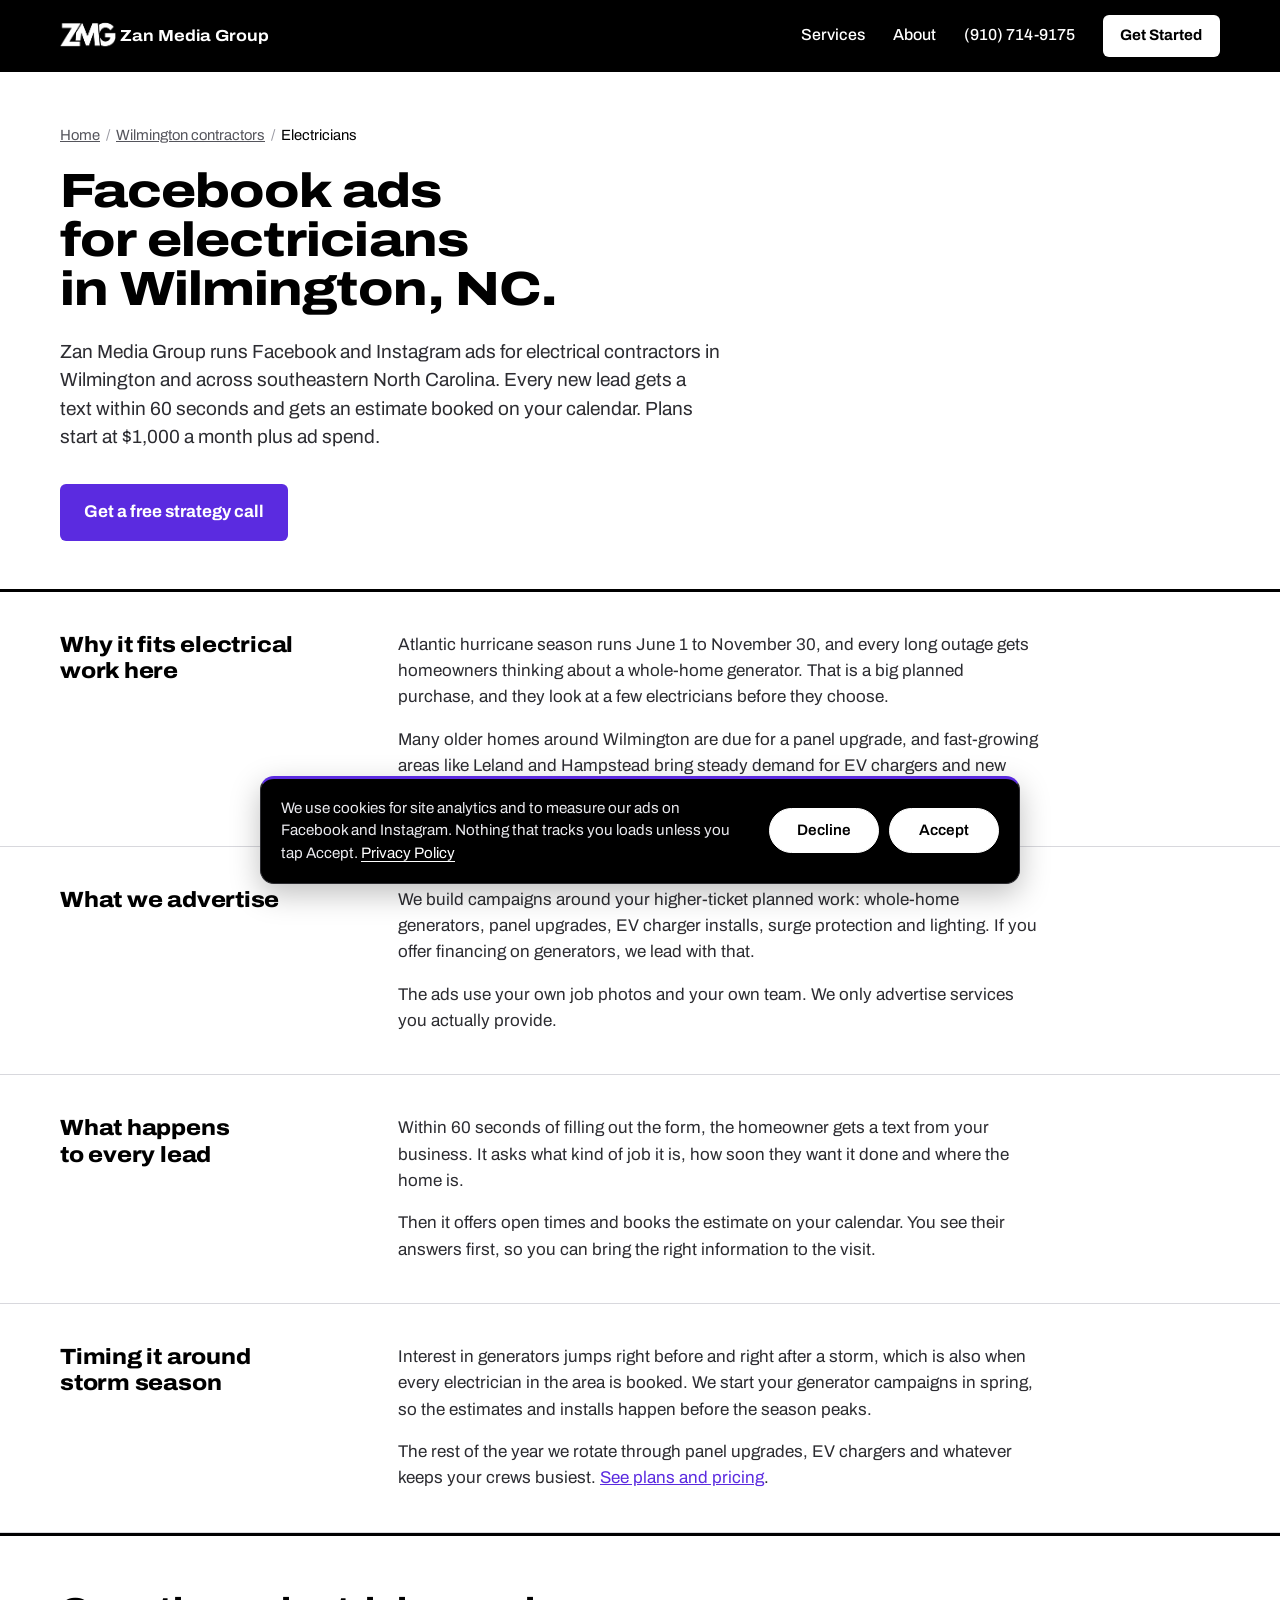
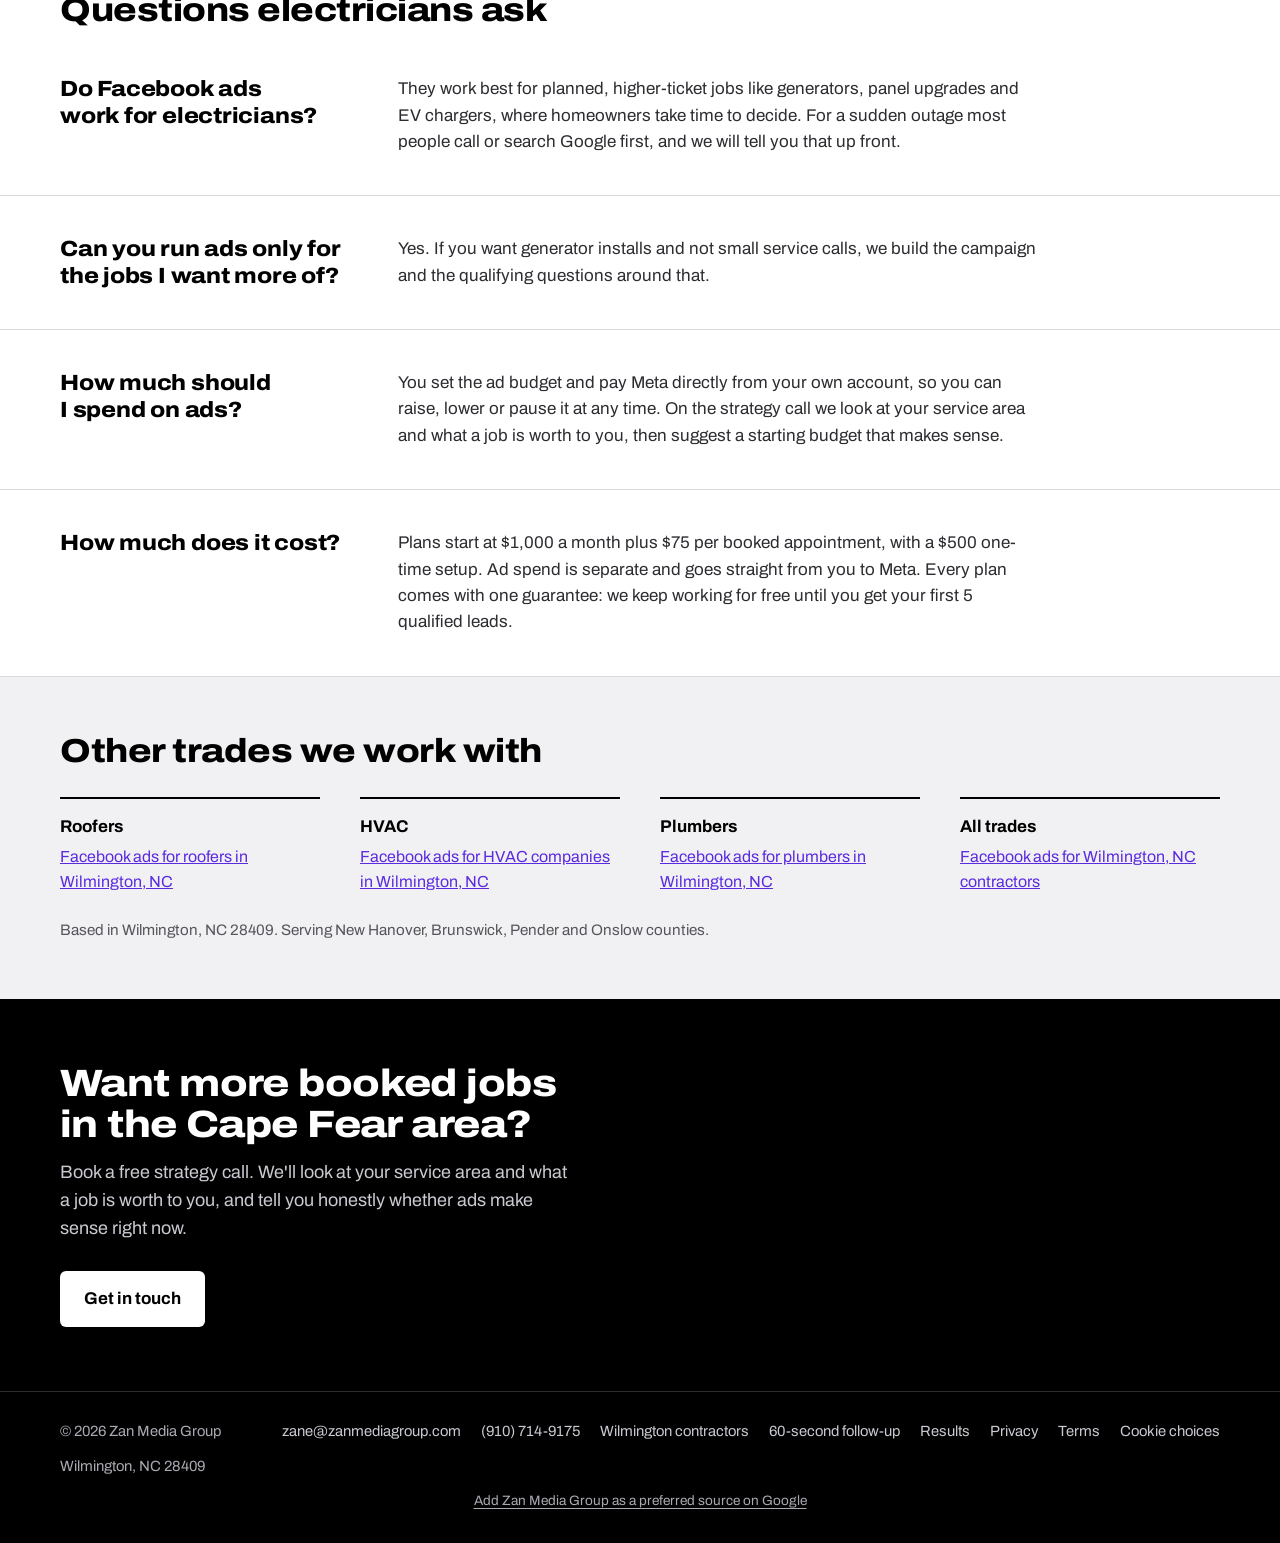
<file: facebook-ads-electricians-wilmington-nc.html>
<!DOCTYPE html>
<html lang="en">
<head>
  <meta charset="UTF-8" />
  <meta name="viewport" content="width=device-width, initial-scale=1.0" />
  <title>Electrician Facebook Ads in Wilmington, NC | Zan Media Group</title>
  <meta name="description" content="Facebook and Instagram ads for electricians in Wilmington, NC. Campaigns for generators, panel upgrades and EV chargers, with every lead texted in 60 seconds." />
  <link rel="icon" type="image/png" href="BlackLogoONLY.png" />
  <link rel="canonical" href="https://zanmediagroup.com/facebook-ads-electricians-wilmington-nc.html" />

  <!-- Open Graph -->
  <meta property="og:type"        content="website" />
  <meta property="og:url"         content="https://zanmediagroup.com/facebook-ads-electricians-wilmington-nc.html" />
  <meta property="og:title"       content="Electrician Facebook Ads in Wilmington, NC | Zan Media Group" />
  <meta property="og:description" content="Facebook and Instagram ads for electricians in Wilmington, NC. Campaigns for generators, panel upgrades and EV chargers, with every lead texted in 60 seconds." />
  <meta property="og:image"       content="https://zanmediagroup.com/og-image.png" />
  <meta property="og:image:width"  content="1200" />
  <meta property="og:image:height" content="630" />
  <meta name="twitter:card"       content="summary_large_image" />
  <meta property="og:site_name"   content="Zan Media Group" />

  <!-- Structured Data: service -->
  <script type="application/ld+json">
  {
    "@context": "https://schema.org",
    "@type": "Service",
    "name": "Facebook and Instagram ads for electricians in Wilmington, NC",
    "serviceType": "Meta ads lead generation for electrical contractors",
    "provider": {
      "@id": "https://zanmediagroup.com/#business"
    },
    "url": "https://zanmediagroup.com/facebook-ads-electricians-wilmington-nc.html",
    "areaServed": [
      {
        "@type": "City",
        "name": "Wilmington, NC"
      },
      {
        "@type": "City",
        "name": "Castle Hayne, NC"
      },
      {
        "@type": "City",
        "name": "Ogden, NC"
      },
      {
        "@type": "City",
        "name": "Wrightsville Beach, NC"
      },
      {
        "@type": "City",
        "name": "Leland, NC"
      },
      {
        "@type": "City",
        "name": "Southport, NC"
      },
      {
        "@type": "City",
        "name": "Oak Island, NC"
      },
      {
        "@type": "City",
        "name": "Carolina Beach, NC"
      },
      {
        "@type": "City",
        "name": "Kure Beach, NC"
      },
      {
        "@type": "City",
        "name": "Hampstead, NC"
      },
      {
        "@type": "City",
        "name": "Surf City, NC"
      },
      {
        "@type": "City",
        "name": "Burgaw, NC"
      },
      {
        "@type": "City",
        "name": "Jacksonville, NC"
      }
    ],
    "audience": {
      "@type": "BusinessAudience",
      "audienceType": "Electrical contractors"
    }
  }
  </script>

  <!-- Structured Data: FAQ -->
  <script type="application/ld+json">
  {
    "@context": "https://schema.org",
    "@type": "FAQPage",
    "mainEntity": [
      {
        "@type": "Question",
        "name": "Do Facebook ads work for electricians?",
        "acceptedAnswer": {
          "@type": "Answer",
          "text": "They work best for planned, higher-ticket jobs like generators, panel upgrades and EV chargers, where homeowners take time to decide. For a sudden outage most people call or search Google first, and we will tell you that up front."
        }
      },
      {
        "@type": "Question",
        "name": "Can you run ads only for the jobs I want more of?",
        "acceptedAnswer": {
          "@type": "Answer",
          "text": "Yes. If you want generator installs and not small service calls, we build the campaign and the qualifying questions around that."
        }
      },
      {
        "@type": "Question",
        "name": "How much should I spend on ads?",
        "acceptedAnswer": {
          "@type": "Answer",
          "text": "You set the ad budget and pay Meta directly from your own account, so you can raise, lower or pause it at any time. On the strategy call we look at your service area and what a job is worth to you, then suggest a starting budget that makes sense."
        }
      },
      {
        "@type": "Question",
        "name": "How much does it cost?",
        "acceptedAnswer": {
          "@type": "Answer",
          "text": "Plans start at $1,000 a month plus $75 per booked appointment, with a $500 one-time setup. Ad spend is separate and goes straight from you to Meta. Every plan comes with one guarantee: we keep working for free until you get your first 5 qualified leads."
        }
      }
    ]
  }
  </script>

  <link rel="preload" href="fonts/archivo.woff2" as="font" type="font/woff2" crossorigin />
  <link rel="stylesheet" href="styles.css?v=20261012" />
  <script src="/consent.js?v=20261027"></script>

  <script type="application/ld+json">
  {
    "@context": "https://schema.org",
    "@type": "BreadcrumbList",
    "itemListElement": [
      {
        "@type": "ListItem",
        "position": 1,
        "name": "Home",
        "item": "https://zanmediagroup.com/"
      },
      {
        "@type": "ListItem",
        "position": 2,
        "name": "Wilmington contractors",
        "item": "https://zanmediagroup.com/facebook-ads-wilmington-nc.html"
      },
      {
        "@type": "ListItem",
        "position": 3,
        "name": "Electricians",
        "item": "https://zanmediagroup.com/facebook-ads-electricians-wilmington-nc.html"
      }
    ]
  }
  </script>
</head>
<body>
  <a class="skip-link" href="#main">Skip to content</a>

  <div class="content">

    <nav class="nav" aria-label="Main">
      <a class="nav-logo" href="/" aria-label="Zan Media Group home">
        <img src="BlackLogoONLY.png" alt="" />
        <span class="nav-logo-text">Zan Media Group</span>
      </a>
      <div class="nav-right">
        <a class="nav-link" href="services.html">Services</a>
        <a class="nav-link" href="about.html">About</a>
        <a class="nav-link nav-phone" href="tel:+19107149175">(910)&nbsp;714-9175</a>
        <a class="nav-cta" href="get-started.html">Get Started</a>
      </div>
    </nav>

    <main id="main">

    <section class="page-hero">
      <nav class="crumbs" aria-label="Breadcrumb"><ol><li><a href="/">Home</a></li><li><a href="facebook-ads-wilmington-nc.html">Wilmington contractors</a></li><li aria-current="page">Electricians</li></ol></nav>
      <h1 class="hero-h1">Facebook ads for electricians<br><span>in Wilmington, NC.</span></h1>
      <p class="hero-sub">Zan Media Group runs Facebook and Instagram ads for electrical contractors in Wilmington and across southeastern North Carolina. Every new lead gets a text within 60 seconds and gets an estimate booked on your calendar. Plans start at $1,000 a month plus ad spend.</p>
      <a class="hero-btn" href="/#contact">Get a free strategy call</a>
    </section>

    <section class="detail-section">
      <div class="detail-inner">
        <div class="detail-label">
          <h2 class="detail-h2">Why it fits electrical work here</h2>
        </div>
        <div class="detail-body">
          <p class="detail-p">Atlantic hurricane season runs June 1 to November 30, and every long outage gets homeowners thinking about a whole-home generator. That is a big planned purchase, and they look at a few electricians before they choose.</p>
          <p class="detail-p">Many older homes around Wilmington are due for a panel upgrade, and fast-growing areas like Leland and Hampstead bring steady demand for EV chargers and new circuits. These are jobs people plan for, which is where ads do their best work.</p>
        </div>
      </div>
    </section>
    <section class="detail-section">
      <div class="detail-inner">
        <div class="detail-label">
          <h2 class="detail-h2">What we advertise</h2>
        </div>
        <div class="detail-body">
          <p class="detail-p">We build campaigns around your higher-ticket planned work: whole-home generators, panel upgrades, EV charger installs, surge protection and lighting. If you offer financing on generators, we lead with that.</p>
          <p class="detail-p">The ads use your own job photos and your own team. We only advertise services you actually provide.</p>
        </div>
      </div>
    </section>
    <section class="detail-section">
      <div class="detail-inner">
        <div class="detail-label">
          <h2 class="detail-h2">What happens to every lead</h2>
        </div>
        <div class="detail-body">
          <p class="detail-p">Within 60 seconds of filling out the form, the homeowner gets a text from your business. It asks what kind of job it is, how soon they want it done and where the home is.</p>
          <p class="detail-p">Then it offers open times and books the estimate on your calendar. You see their answers first, so you can bring the right information to the visit.</p>
        </div>
      </div>
    </section>
    <section class="detail-section">
      <div class="detail-inner">
        <div class="detail-label">
          <h2 class="detail-h2">Timing it around storm season</h2>
        </div>
        <div class="detail-body">
          <p class="detail-p">Interest in generators jumps right before and right after a storm, which is also when every electrician in the area is booked. We start your generator campaigns in spring, so the estimates and installs happen before the season peaks.</p>
          <p class="detail-p">The rest of the year we rotate through panel upgrades, EV chargers and whatever keeps your crews busiest. <a href="services.html#plans">See plans and pricing</a>.</p>
        </div>
      </div>
    </section>

    <section class="faq-head">
      <h2 class="section-label">Questions electricians ask</h2>
    </section>

    <section class="detail-section">
      <div class="detail-inner">
        <div class="detail-label">
          <h2 class="detail-h2">Do Facebook ads work for electricians?</h2>
        </div>
        <div class="detail-body">
          <p class="detail-p">They work best for planned, higher-ticket jobs like generators, panel upgrades and EV chargers, where homeowners take time to decide. For a sudden outage most people call or search Google first, and we will tell you that up front.</p>
        </div>
      </div>
    </section>
    <section class="detail-section">
      <div class="detail-inner">
        <div class="detail-label">
          <h2 class="detail-h2">Can you run ads only for the jobs I want more of?</h2>
        </div>
        <div class="detail-body">
          <p class="detail-p">Yes. If you want generator installs and not small service calls, we build the campaign and the qualifying questions around that.</p>
        </div>
      </div>
    </section>
    <section class="detail-section">
      <div class="detail-inner">
        <div class="detail-label">
          <h2 class="detail-h2">How much should I spend on ads?</h2>
        </div>
        <div class="detail-body">
          <p class="detail-p">You set the ad budget and pay Meta directly from your own account, so you can raise, lower or pause it at any time. On the strategy call we look at your service area and what a job is worth to you, then suggest a starting budget that makes sense.</p>
        </div>
      </div>
    </section>
    <section class="detail-section">
      <div class="detail-inner">
        <div class="detail-label">
          <h2 class="detail-h2">How much does it cost?</h2>
        </div>
        <div class="detail-body">
          <p class="detail-p">Plans start at $1,000 a month plus $75 per booked appointment, with a $500 one-time setup. Ad spend is separate and goes straight from you to Meta. Every plan comes with one guarantee: we keep working for free until you get your first 5 qualified leads.</p>
        </div>
      </div>
    </section>

    <section class="gray-band">
      <h2 class="section-label">Other trades we work with</h2>
      <div class="services-grid">
        <div class="service-card">
          <p class="service-num">Roofers</p>
          <p class="service-desc"><a href="facebook-ads-roofers-wilmington-nc.html">Facebook ads for roofers in Wilmington, NC</a></p>
        </div>
        <div class="service-card">
          <p class="service-num">HVAC</p>
          <p class="service-desc"><a href="facebook-ads-hvac-wilmington-nc.html">Facebook ads for HVAC companies in Wilmington, NC</a></p>
        </div>
        <div class="service-card">
          <p class="service-num">Plumbers</p>
          <p class="service-desc"><a href="facebook-ads-plumbers-wilmington-nc.html">Facebook ads for plumbers in Wilmington, NC</a></p>
        </div>
        <div class="service-card">
          <p class="service-num">All trades</p>
          <p class="service-desc"><a href="facebook-ads-wilmington-nc.html">Facebook ads for Wilmington, NC contractors</a></p>
        </div>
      </div>
      <p class="stat-note">Based in Wilmington, NC 28409. Serving New Hanover, Brunswick, Pender and Onslow counties.</p>
    </section>

    <section class="contact-band">
      <div class="contact-inner">
        <h2 class="contact-h2">Want more booked jobs in the Cape Fear area?</h2>
        <p class="contact-p">Book a free strategy call. We&#39;ll look at your service area and what a job is worth to you, and tell you honestly whether ads make sense right now.</p>
        <a class="hero-btn" href="/#contact">Get in touch</a>
      </div>
    </section>
    </main>

    <footer class="footer">
      <span class="footer-copy">© 2026 Zan Media Group</span>
      <div class="footer-links">
        <a href="mailto:zane@zanmediagroup.com">zane@zanmediagroup.com</a>
        <a href="tel:+19107149175">(910)&nbsp;714-9175</a>
        <a href="facebook-ads-wilmington-nc.html">Wilmington contractors</a>
        <a href="speed-to-lead-wilmington-nc.html">60-second follow-up</a>
        <a href="results.html">Results</a>
        <a href="privacy.html">Privacy</a>
        <a href="terms.html">Terms</a>
        <a href="/privacy.html#cookies" data-cookie-settings>Cookie choices</a>
      </div>
      <span class="footer-loc">Wilmington, NC 28409</span>
      <a class="footer-pref" href="https://www.google.com/preferences/source?q=zanmediagroup.com" target="_blank" rel="noopener">Add Zan Media Group as a preferred source on Google</a>
    </footer>

  </div>
</body>
</html>
</file>
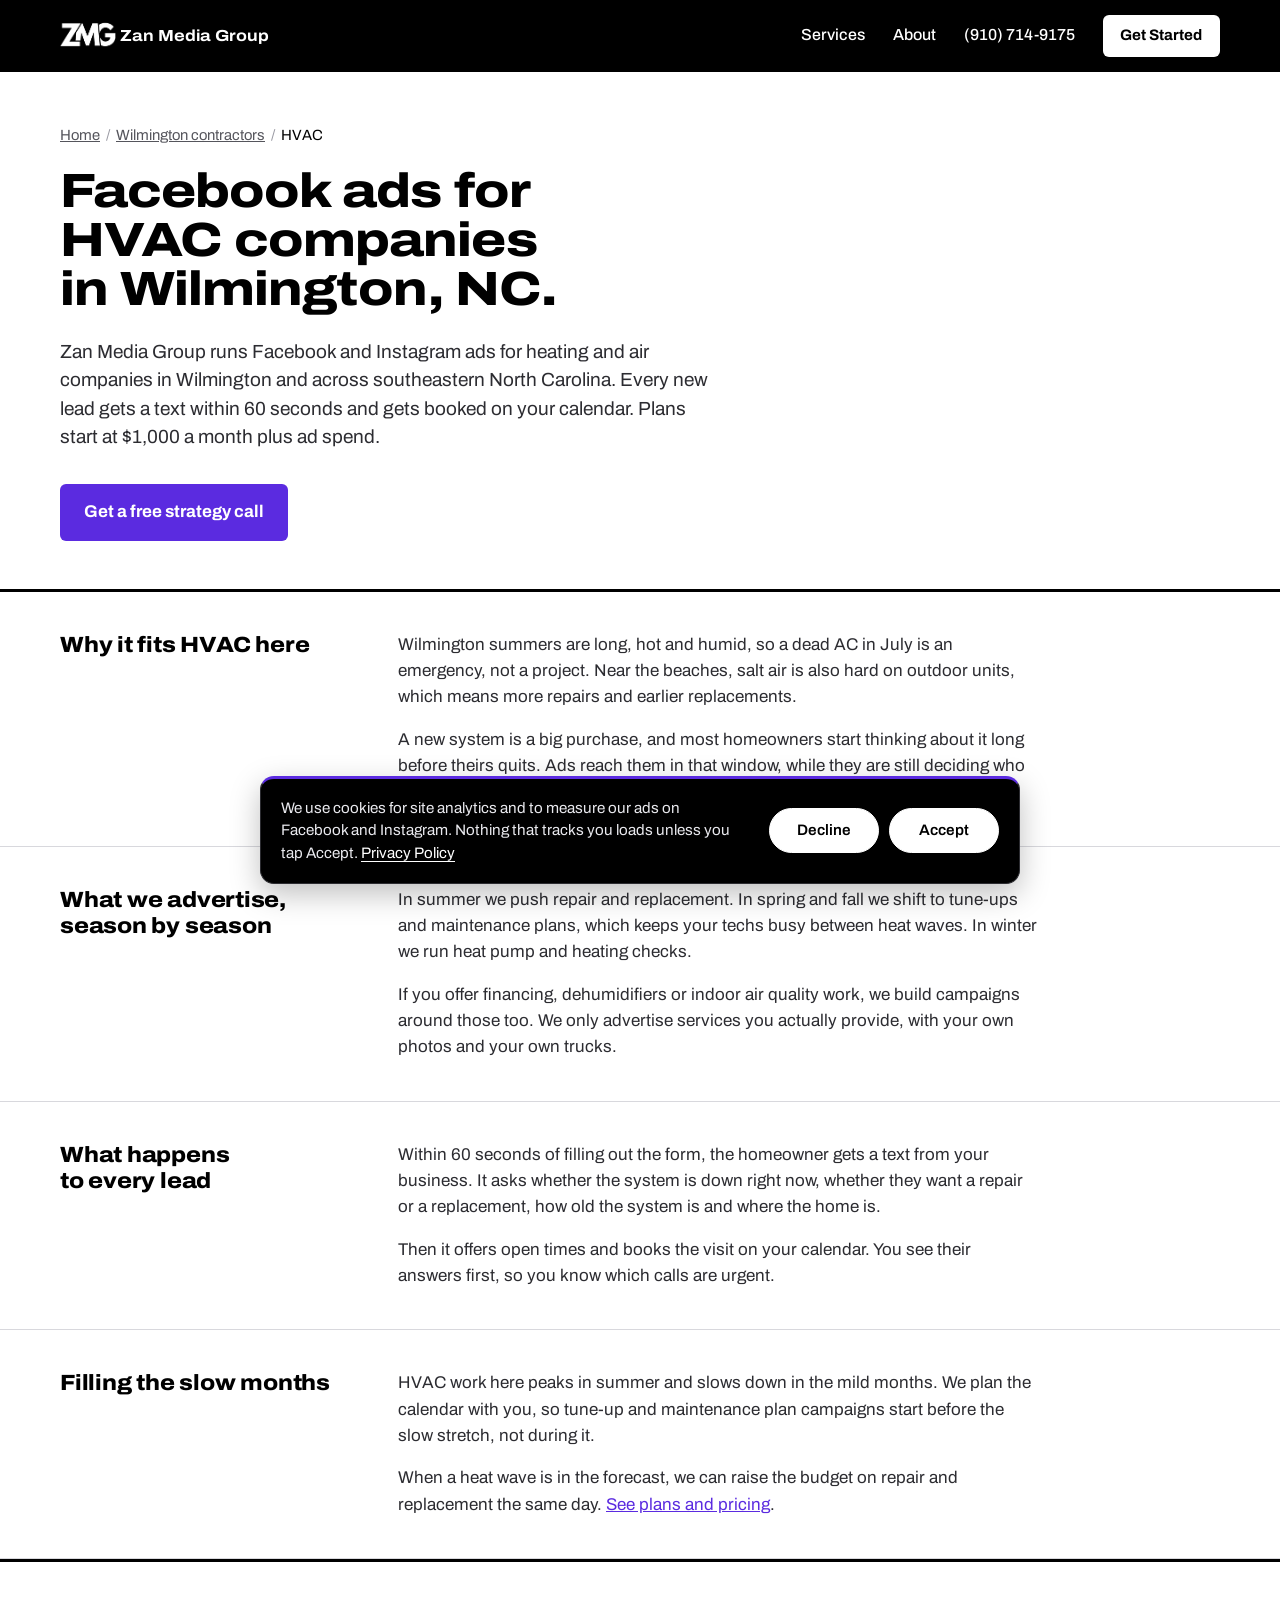
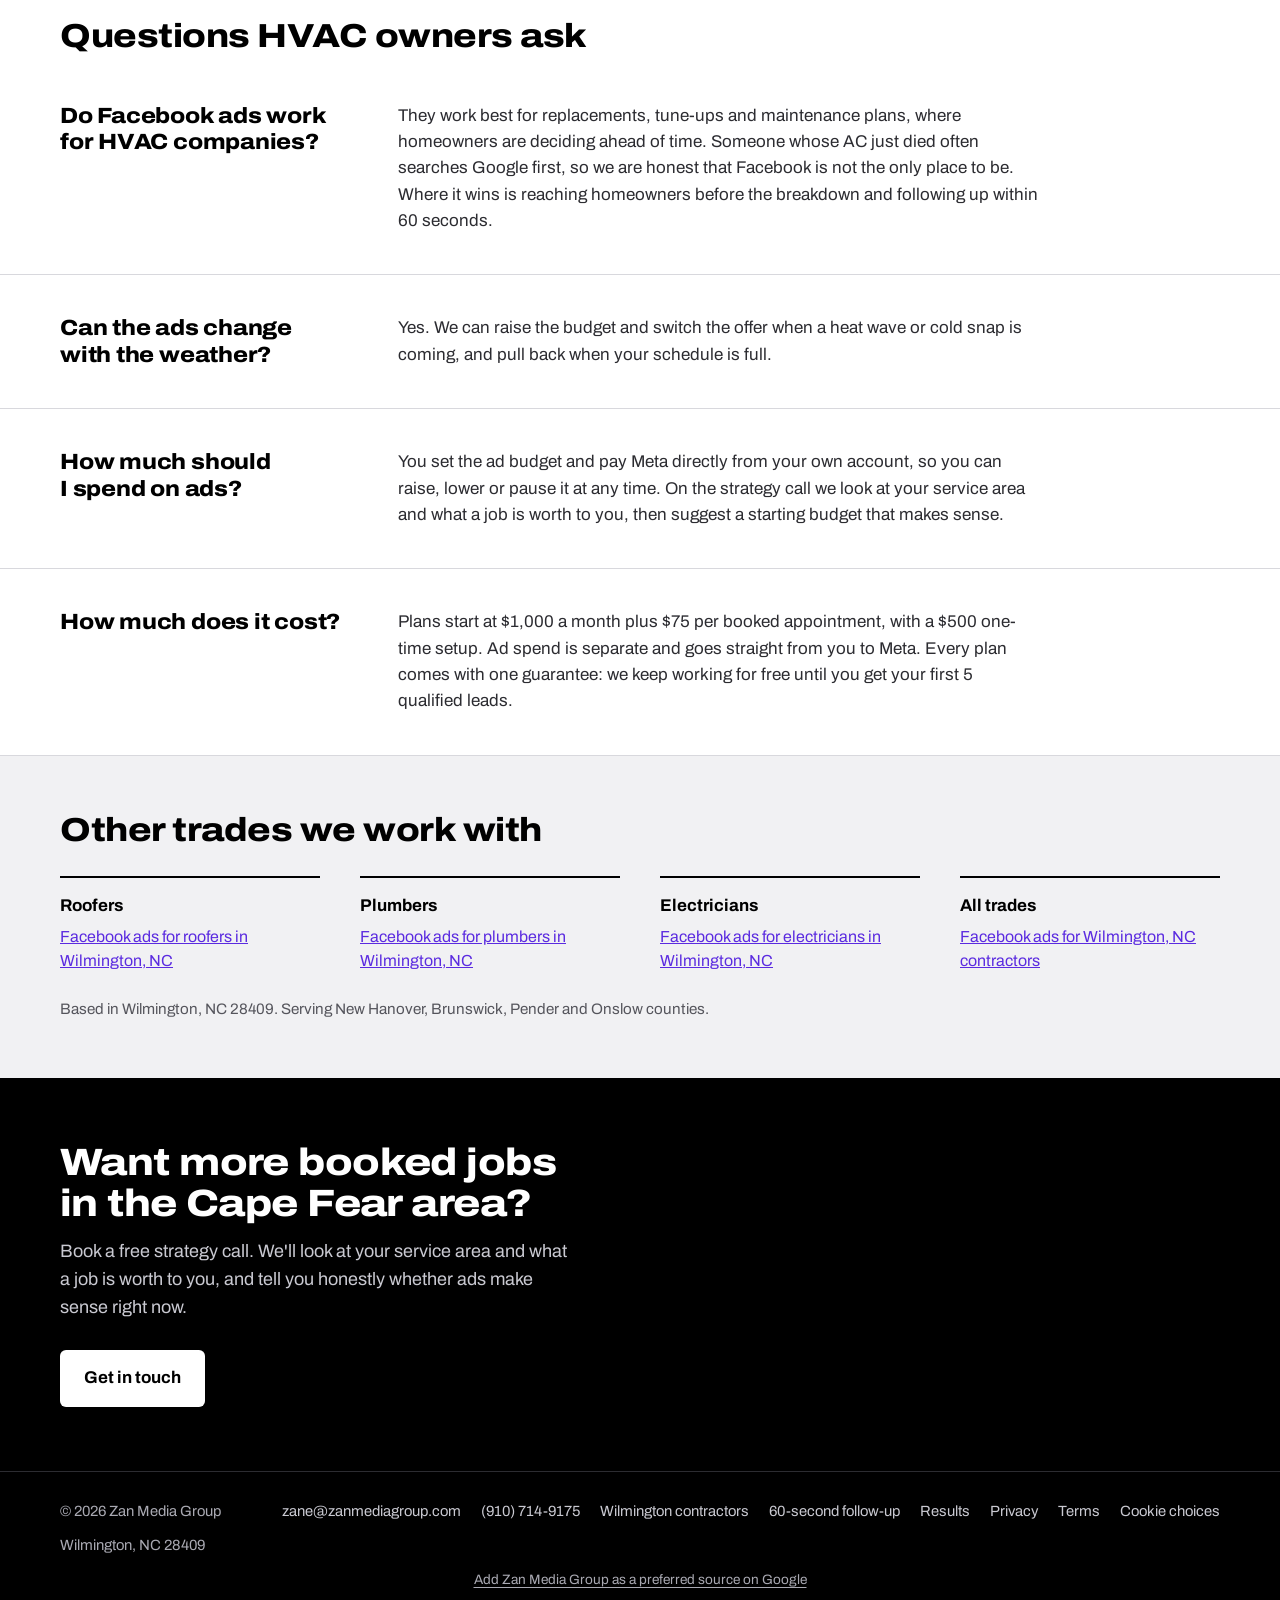
<file: facebook-ads-hvac-wilmington-nc.html>
<!DOCTYPE html>
<html lang="en">
<head>
  <meta charset="UTF-8" />
  <meta name="viewport" content="width=device-width, initial-scale=1.0" />
  <title>Facebook Ads for HVAC in Wilmington, NC | Zan Media Group</title>
  <meta name="description" content="Facebook and Instagram ads for HVAC companies in Wilmington, NC. Seasonal campaigns for repair, replacement and tune-ups, with every lead texted in 60 seconds." />
  <link rel="icon" type="image/png" href="BlackLogoONLY.png" />
  <link rel="canonical" href="https://zanmediagroup.com/facebook-ads-hvac-wilmington-nc.html" />

  <!-- Open Graph -->
  <meta property="og:type"        content="website" />
  <meta property="og:url"         content="https://zanmediagroup.com/facebook-ads-hvac-wilmington-nc.html" />
  <meta property="og:title"       content="Facebook Ads for HVAC in Wilmington, NC | Zan Media Group" />
  <meta property="og:description" content="Facebook and Instagram ads for HVAC companies in Wilmington, NC. Seasonal campaigns for repair, replacement and tune-ups, with every lead texted in 60 seconds." />
  <meta property="og:image"       content="https://zanmediagroup.com/og-image.png" />
  <meta property="og:image:width"  content="1200" />
  <meta property="og:image:height" content="630" />
  <meta name="twitter:card"       content="summary_large_image" />
  <meta property="og:site_name"   content="Zan Media Group" />

  <!-- Structured Data: service -->
  <script type="application/ld+json">
  {
    "@context": "https://schema.org",
    "@type": "Service",
    "name": "Facebook and Instagram ads for HVAC companies in Wilmington, NC",
    "serviceType": "Meta ads lead generation for hvac contractors",
    "provider": {
      "@id": "https://zanmediagroup.com/#business"
    },
    "url": "https://zanmediagroup.com/facebook-ads-hvac-wilmington-nc.html",
    "areaServed": [
      {
        "@type": "City",
        "name": "Wilmington, NC"
      },
      {
        "@type": "City",
        "name": "Castle Hayne, NC"
      },
      {
        "@type": "City",
        "name": "Ogden, NC"
      },
      {
        "@type": "City",
        "name": "Wrightsville Beach, NC"
      },
      {
        "@type": "City",
        "name": "Leland, NC"
      },
      {
        "@type": "City",
        "name": "Southport, NC"
      },
      {
        "@type": "City",
        "name": "Oak Island, NC"
      },
      {
        "@type": "City",
        "name": "Carolina Beach, NC"
      },
      {
        "@type": "City",
        "name": "Kure Beach, NC"
      },
      {
        "@type": "City",
        "name": "Hampstead, NC"
      },
      {
        "@type": "City",
        "name": "Surf City, NC"
      },
      {
        "@type": "City",
        "name": "Burgaw, NC"
      },
      {
        "@type": "City",
        "name": "Jacksonville, NC"
      }
    ],
    "audience": {
      "@type": "BusinessAudience",
      "audienceType": "HVAC contractors"
    }
  }
  </script>

  <!-- Structured Data: FAQ -->
  <script type="application/ld+json">
  {
    "@context": "https://schema.org",
    "@type": "FAQPage",
    "mainEntity": [
      {
        "@type": "Question",
        "name": "Do Facebook ads work for HVAC companies?",
        "acceptedAnswer": {
          "@type": "Answer",
          "text": "They work best for replacements, tune-ups and maintenance plans, where homeowners are deciding ahead of time. Someone whose AC just died often searches Google first, so we are honest that Facebook is not the only place to be. Where it wins is reaching homeowners before the breakdown and following up within 60 seconds."
        }
      },
      {
        "@type": "Question",
        "name": "Can the ads change with the weather?",
        "acceptedAnswer": {
          "@type": "Answer",
          "text": "Yes. We can raise the budget and switch the offer when a heat wave or cold snap is coming, and pull back when your schedule is full."
        }
      },
      {
        "@type": "Question",
        "name": "How much should I spend on ads?",
        "acceptedAnswer": {
          "@type": "Answer",
          "text": "You set the ad budget and pay Meta directly from your own account, so you can raise, lower or pause it at any time. On the strategy call we look at your service area and what a job is worth to you, then suggest a starting budget that makes sense."
        }
      },
      {
        "@type": "Question",
        "name": "How much does it cost?",
        "acceptedAnswer": {
          "@type": "Answer",
          "text": "Plans start at $1,000 a month plus $75 per booked appointment, with a $500 one-time setup. Ad spend is separate and goes straight from you to Meta. Every plan comes with one guarantee: we keep working for free until you get your first 5 qualified leads."
        }
      }
    ]
  }
  </script>

  <link rel="preload" href="fonts/archivo.woff2" as="font" type="font/woff2" crossorigin />
  <link rel="stylesheet" href="styles.css?v=20261012" />
  <script src="/consent.js?v=20261027"></script>

  <script type="application/ld+json">
  {
    "@context": "https://schema.org",
    "@type": "BreadcrumbList",
    "itemListElement": [
      {
        "@type": "ListItem",
        "position": 1,
        "name": "Home",
        "item": "https://zanmediagroup.com/"
      },
      {
        "@type": "ListItem",
        "position": 2,
        "name": "Wilmington contractors",
        "item": "https://zanmediagroup.com/facebook-ads-wilmington-nc.html"
      },
      {
        "@type": "ListItem",
        "position": 3,
        "name": "HVAC",
        "item": "https://zanmediagroup.com/facebook-ads-hvac-wilmington-nc.html"
      }
    ]
  }
  </script>
</head>
<body>
  <a class="skip-link" href="#main">Skip to content</a>

  <div class="content">

    <nav class="nav" aria-label="Main">
      <a class="nav-logo" href="/" aria-label="Zan Media Group home">
        <img src="BlackLogoONLY.png" alt="" />
        <span class="nav-logo-text">Zan Media Group</span>
      </a>
      <div class="nav-right">
        <a class="nav-link" href="services.html">Services</a>
        <a class="nav-link" href="about.html">About</a>
        <a class="nav-link nav-phone" href="tel:+19107149175">(910)&nbsp;714-9175</a>
        <a class="nav-cta" href="get-started.html">Get Started</a>
      </div>
    </nav>

    <main id="main">

    <section class="page-hero">
      <nav class="crumbs" aria-label="Breadcrumb"><ol><li><a href="/">Home</a></li><li><a href="facebook-ads-wilmington-nc.html">Wilmington contractors</a></li><li aria-current="page">HVAC</li></ol></nav>
      <h1 class="hero-h1">Facebook ads for HVAC companies<br><span>in Wilmington, NC.</span></h1>
      <p class="hero-sub">Zan Media Group runs Facebook and Instagram ads for heating and air companies in Wilmington and across southeastern North Carolina. Every new lead gets a text within 60 seconds and gets booked on your calendar. Plans start at $1,000 a month plus ad spend.</p>
      <a class="hero-btn" href="/#contact">Get a free strategy call</a>
    </section>

    <section class="detail-section">
      <div class="detail-inner">
        <div class="detail-label">
          <h2 class="detail-h2">Why it fits HVAC here</h2>
        </div>
        <div class="detail-body">
          <p class="detail-p">Wilmington summers are long, hot and humid, so a dead AC in July is an emergency, not a project. Near the beaches, salt air is also hard on outdoor units, which means more repairs and earlier replacements.</p>
          <p class="detail-p">A new system is a big purchase, and most homeowners start thinking about it long before theirs quits. Ads reach them in that window, while they are still deciding who to call.</p>
        </div>
      </div>
    </section>
    <section class="detail-section">
      <div class="detail-inner">
        <div class="detail-label">
          <h2 class="detail-h2">What we advertise, season by season</h2>
        </div>
        <div class="detail-body">
          <p class="detail-p">In summer we push repair and replacement. In spring and fall we shift to tune-ups and maintenance plans, which keeps your techs busy between heat waves. In winter we run heat pump and heating checks.</p>
          <p class="detail-p">If you offer financing, dehumidifiers or indoor air quality work, we build campaigns around those too. We only advertise services you actually provide, with your own photos and your own trucks.</p>
        </div>
      </div>
    </section>
    <section class="detail-section">
      <div class="detail-inner">
        <div class="detail-label">
          <h2 class="detail-h2">What happens to every lead</h2>
        </div>
        <div class="detail-body">
          <p class="detail-p">Within 60 seconds of filling out the form, the homeowner gets a text from your business. It asks whether the system is down right now, whether they want a repair or a replacement, how old the system is and where the home is.</p>
          <p class="detail-p">Then it offers open times and books the visit on your calendar. You see their answers first, so you know which calls are urgent.</p>
        </div>
      </div>
    </section>
    <section class="detail-section">
      <div class="detail-inner">
        <div class="detail-label">
          <h2 class="detail-h2">Filling the slow months</h2>
        </div>
        <div class="detail-body">
          <p class="detail-p">HVAC work here peaks in summer and slows down in the mild months. We plan the calendar with you, so tune-up and maintenance plan campaigns start before the slow stretch, not during it.</p>
          <p class="detail-p">When a heat wave is in the forecast, we can raise the budget on repair and replacement the same day. <a href="services.html#plans">See plans and pricing</a>.</p>
        </div>
      </div>
    </section>

    <section class="faq-head">
      <h2 class="section-label">Questions HVAC owners ask</h2>
    </section>

    <section class="detail-section">
      <div class="detail-inner">
        <div class="detail-label">
          <h2 class="detail-h2">Do Facebook ads work for HVAC companies?</h2>
        </div>
        <div class="detail-body">
          <p class="detail-p">They work best for replacements, tune-ups and maintenance plans, where homeowners are deciding ahead of time. Someone whose AC just died often searches Google first, so we are honest that Facebook is not the only place to be. Where it wins is reaching homeowners before the breakdown and following up within 60 seconds.</p>
        </div>
      </div>
    </section>
    <section class="detail-section">
      <div class="detail-inner">
        <div class="detail-label">
          <h2 class="detail-h2">Can the ads change with the weather?</h2>
        </div>
        <div class="detail-body">
          <p class="detail-p">Yes. We can raise the budget and switch the offer when a heat wave or cold snap is coming, and pull back when your schedule is full.</p>
        </div>
      </div>
    </section>
    <section class="detail-section">
      <div class="detail-inner">
        <div class="detail-label">
          <h2 class="detail-h2">How much should I spend on ads?</h2>
        </div>
        <div class="detail-body">
          <p class="detail-p">You set the ad budget and pay Meta directly from your own account, so you can raise, lower or pause it at any time. On the strategy call we look at your service area and what a job is worth to you, then suggest a starting budget that makes sense.</p>
        </div>
      </div>
    </section>
    <section class="detail-section">
      <div class="detail-inner">
        <div class="detail-label">
          <h2 class="detail-h2">How much does it cost?</h2>
        </div>
        <div class="detail-body">
          <p class="detail-p">Plans start at $1,000 a month plus $75 per booked appointment, with a $500 one-time setup. Ad spend is separate and goes straight from you to Meta. Every plan comes with one guarantee: we keep working for free until you get your first 5 qualified leads.</p>
        </div>
      </div>
    </section>

    <section class="gray-band">
      <h2 class="section-label">Other trades we work with</h2>
      <div class="services-grid">
        <div class="service-card">
          <p class="service-num">Roofers</p>
          <p class="service-desc"><a href="facebook-ads-roofers-wilmington-nc.html">Facebook ads for roofers in Wilmington, NC</a></p>
        </div>
        <div class="service-card">
          <p class="service-num">Plumbers</p>
          <p class="service-desc"><a href="facebook-ads-plumbers-wilmington-nc.html">Facebook ads for plumbers in Wilmington, NC</a></p>
        </div>
        <div class="service-card">
          <p class="service-num">Electricians</p>
          <p class="service-desc"><a href="facebook-ads-electricians-wilmington-nc.html">Facebook ads for electricians in Wilmington, NC</a></p>
        </div>
        <div class="service-card">
          <p class="service-num">All trades</p>
          <p class="service-desc"><a href="facebook-ads-wilmington-nc.html">Facebook ads for Wilmington, NC contractors</a></p>
        </div>
      </div>
      <p class="stat-note">Based in Wilmington, NC 28409. Serving New Hanover, Brunswick, Pender and Onslow counties.</p>
    </section>

    <section class="contact-band">
      <div class="contact-inner">
        <h2 class="contact-h2">Want more booked jobs in the Cape Fear area?</h2>
        <p class="contact-p">Book a free strategy call. We&#39;ll look at your service area and what a job is worth to you, and tell you honestly whether ads make sense right now.</p>
        <a class="hero-btn" href="/#contact">Get in touch</a>
      </div>
    </section>
    </main>

    <footer class="footer">
      <span class="footer-copy">© 2026 Zan Media Group</span>
      <div class="footer-links">
        <a href="mailto:zane@zanmediagroup.com">zane@zanmediagroup.com</a>
        <a href="tel:+19107149175">(910)&nbsp;714-9175</a>
        <a href="facebook-ads-wilmington-nc.html">Wilmington contractors</a>
        <a href="speed-to-lead-wilmington-nc.html">60-second follow-up</a>
        <a href="results.html">Results</a>
        <a href="privacy.html">Privacy</a>
        <a href="terms.html">Terms</a>
        <a href="/privacy.html#cookies" data-cookie-settings>Cookie choices</a>
      </div>
      <span class="footer-loc">Wilmington, NC 28409</span>
      <a class="footer-pref" href="https://www.google.com/preferences/source?q=zanmediagroup.com" target="_blank" rel="noopener">Add Zan Media Group as a preferred source on Google</a>
    </footer>

  </div>
</body>
</html>
</file>
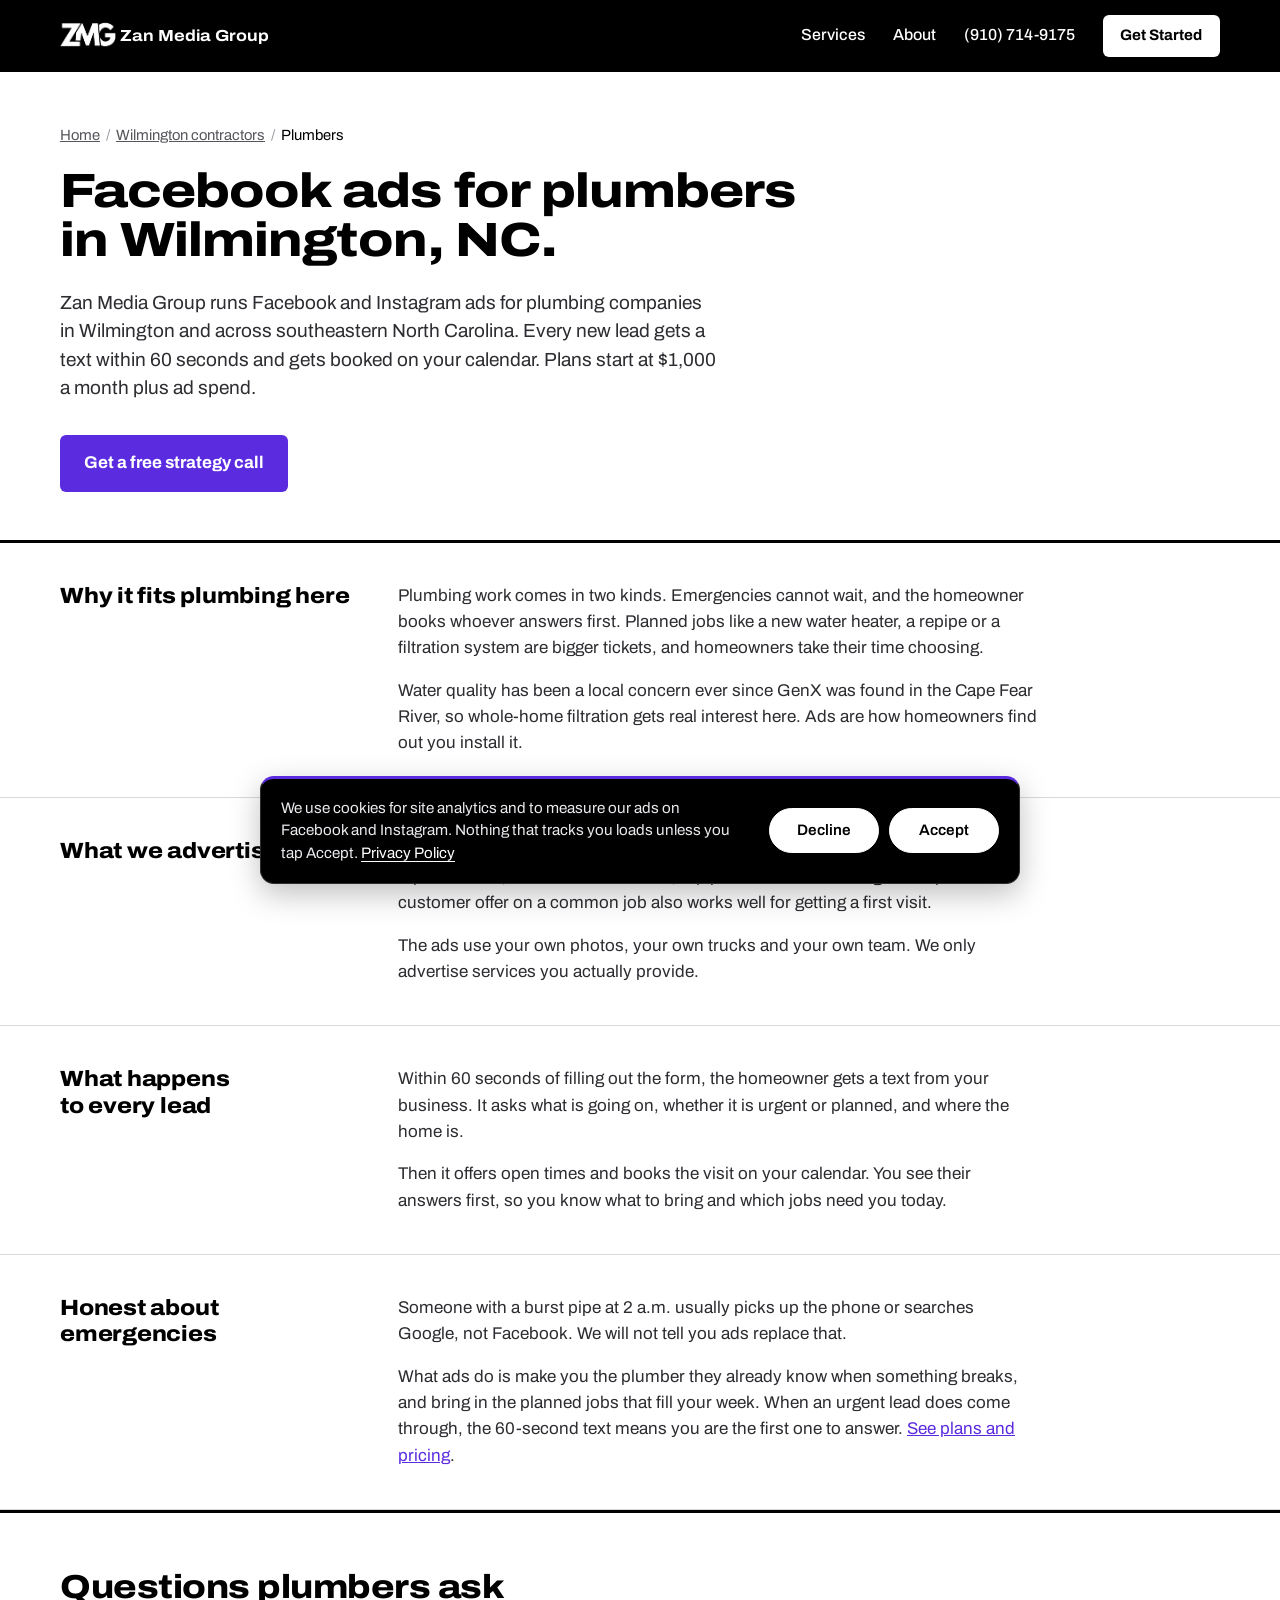
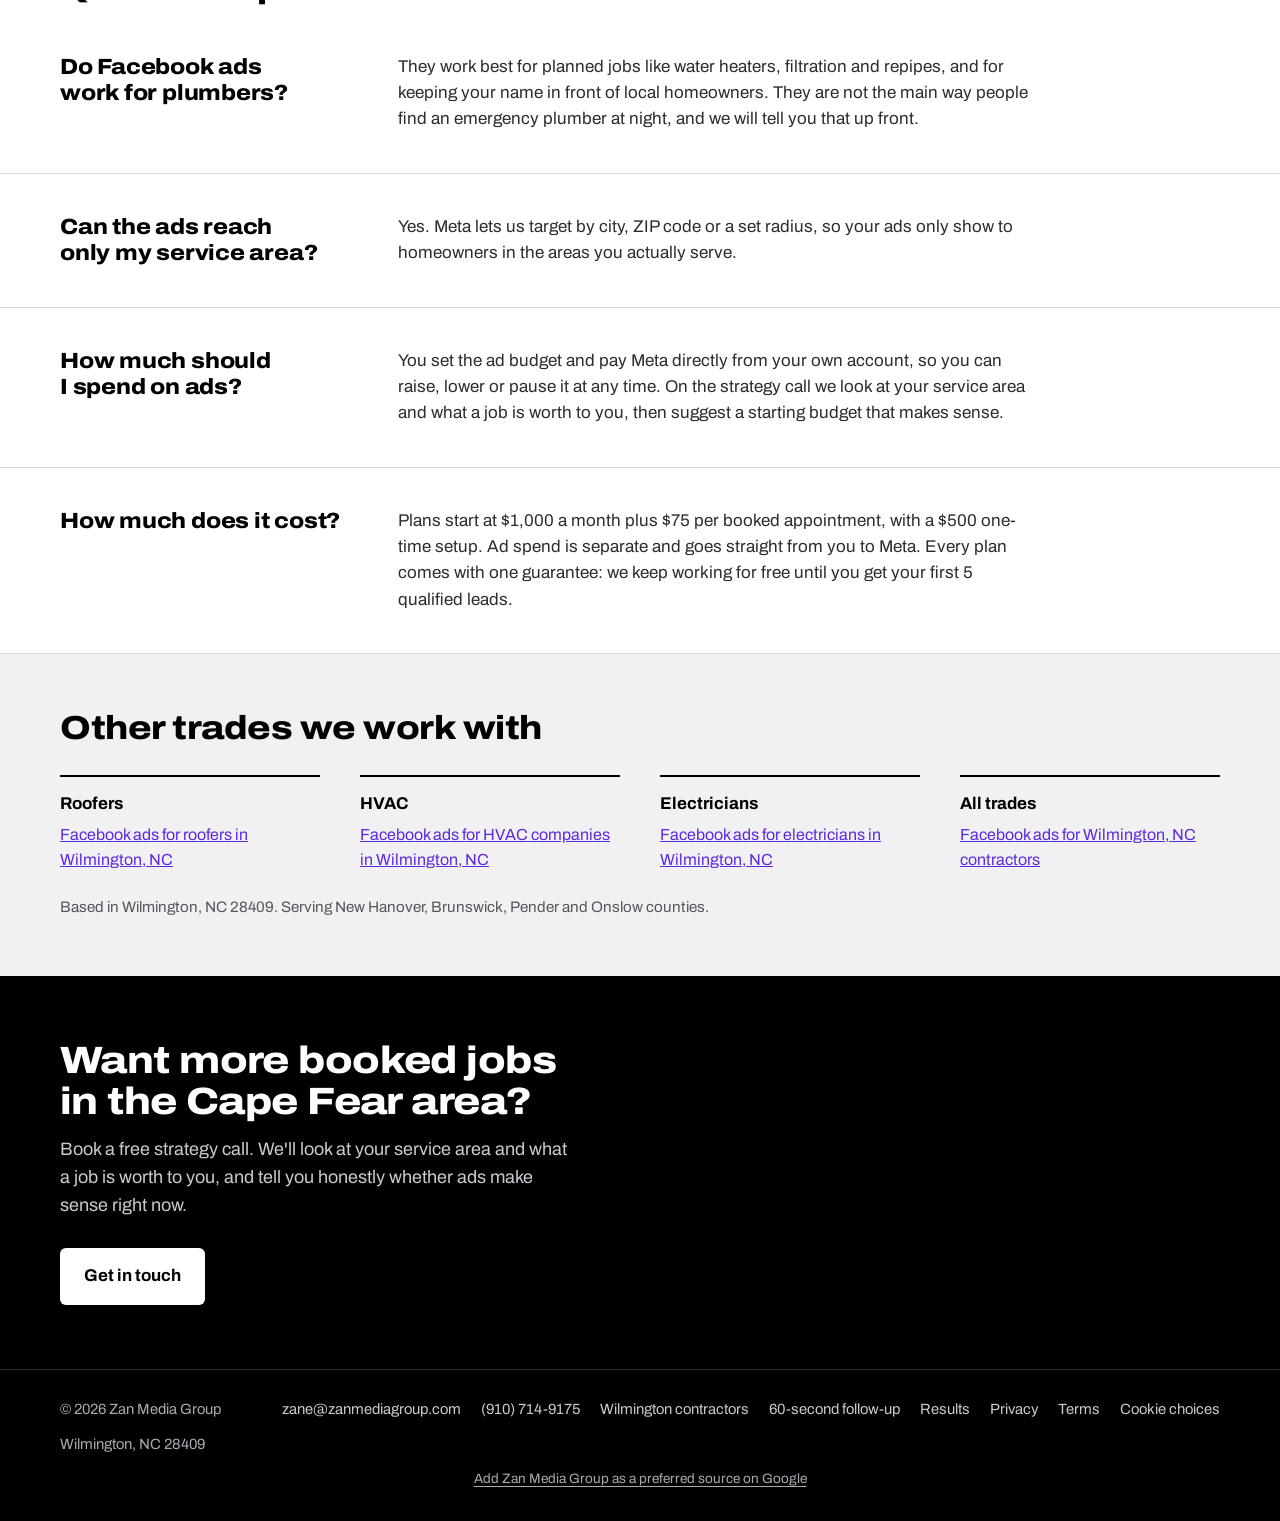
<file: facebook-ads-plumbers-wilmington-nc.html>
<!DOCTYPE html>
<html lang="en">
<head>
  <meta charset="UTF-8" />
  <meta name="viewport" content="width=device-width, initial-scale=1.0" />
  <title>Facebook Ads for Plumbers in Wilmington, NC | Zan Media Group</title>
  <meta name="description" content="Facebook and Instagram ads for plumbing companies in Wilmington, NC. Campaigns for water heaters, filtration and repipes, with every lead texted in 60 seconds." />
  <link rel="icon" type="image/png" href="BlackLogoONLY.png" />
  <link rel="canonical" href="https://zanmediagroup.com/facebook-ads-plumbers-wilmington-nc.html" />

  <!-- Open Graph -->
  <meta property="og:type"        content="website" />
  <meta property="og:url"         content="https://zanmediagroup.com/facebook-ads-plumbers-wilmington-nc.html" />
  <meta property="og:title"       content="Facebook Ads for Plumbers in Wilmington, NC | Zan Media Group" />
  <meta property="og:description" content="Facebook and Instagram ads for plumbing companies in Wilmington, NC. Campaigns for water heaters, filtration and repipes, with every lead texted in 60 seconds." />
  <meta property="og:image"       content="https://zanmediagroup.com/og-image.png" />
  <meta property="og:image:width"  content="1200" />
  <meta property="og:image:height" content="630" />
  <meta name="twitter:card"       content="summary_large_image" />
  <meta property="og:site_name"   content="Zan Media Group" />

  <!-- Structured Data: service -->
  <script type="application/ld+json">
  {
    "@context": "https://schema.org",
    "@type": "Service",
    "name": "Facebook and Instagram ads for plumbing companies in Wilmington, NC",
    "serviceType": "Meta ads lead generation for plumbing contractors",
    "provider": {
      "@id": "https://zanmediagroup.com/#business"
    },
    "url": "https://zanmediagroup.com/facebook-ads-plumbers-wilmington-nc.html",
    "areaServed": [
      {
        "@type": "City",
        "name": "Wilmington, NC"
      },
      {
        "@type": "City",
        "name": "Castle Hayne, NC"
      },
      {
        "@type": "City",
        "name": "Ogden, NC"
      },
      {
        "@type": "City",
        "name": "Wrightsville Beach, NC"
      },
      {
        "@type": "City",
        "name": "Leland, NC"
      },
      {
        "@type": "City",
        "name": "Southport, NC"
      },
      {
        "@type": "City",
        "name": "Oak Island, NC"
      },
      {
        "@type": "City",
        "name": "Carolina Beach, NC"
      },
      {
        "@type": "City",
        "name": "Kure Beach, NC"
      },
      {
        "@type": "City",
        "name": "Hampstead, NC"
      },
      {
        "@type": "City",
        "name": "Surf City, NC"
      },
      {
        "@type": "City",
        "name": "Burgaw, NC"
      },
      {
        "@type": "City",
        "name": "Jacksonville, NC"
      }
    ],
    "audience": {
      "@type": "BusinessAudience",
      "audienceType": "Plumbing contractors"
    }
  }
  </script>

  <!-- Structured Data: FAQ -->
  <script type="application/ld+json">
  {
    "@context": "https://schema.org",
    "@type": "FAQPage",
    "mainEntity": [
      {
        "@type": "Question",
        "name": "Do Facebook ads work for plumbers?",
        "acceptedAnswer": {
          "@type": "Answer",
          "text": "They work best for planned jobs like water heaters, filtration and repipes, and for keeping your name in front of local homeowners. They are not the main way people find an emergency plumber at night, and we will tell you that up front."
        }
      },
      {
        "@type": "Question",
        "name": "Can the ads reach only my service area?",
        "acceptedAnswer": {
          "@type": "Answer",
          "text": "Yes. Meta lets us target by city, ZIP code or a set radius, so your ads only show to homeowners in the areas you actually serve."
        }
      },
      {
        "@type": "Question",
        "name": "How much should I spend on ads?",
        "acceptedAnswer": {
          "@type": "Answer",
          "text": "You set the ad budget and pay Meta directly from your own account, so you can raise, lower or pause it at any time. On the strategy call we look at your service area and what a job is worth to you, then suggest a starting budget that makes sense."
        }
      },
      {
        "@type": "Question",
        "name": "How much does it cost?",
        "acceptedAnswer": {
          "@type": "Answer",
          "text": "Plans start at $1,000 a month plus $75 per booked appointment, with a $500 one-time setup. Ad spend is separate and goes straight from you to Meta. Every plan comes with one guarantee: we keep working for free until you get your first 5 qualified leads."
        }
      }
    ]
  }
  </script>

  <link rel="preload" href="fonts/archivo.woff2" as="font" type="font/woff2" crossorigin />
  <link rel="stylesheet" href="styles.css?v=20261012" />
  <script src="/consent.js?v=20261027"></script>

  <script type="application/ld+json">
  {
    "@context": "https://schema.org",
    "@type": "BreadcrumbList",
    "itemListElement": [
      {
        "@type": "ListItem",
        "position": 1,
        "name": "Home",
        "item": "https://zanmediagroup.com/"
      },
      {
        "@type": "ListItem",
        "position": 2,
        "name": "Wilmington contractors",
        "item": "https://zanmediagroup.com/facebook-ads-wilmington-nc.html"
      },
      {
        "@type": "ListItem",
        "position": 3,
        "name": "Plumbers",
        "item": "https://zanmediagroup.com/facebook-ads-plumbers-wilmington-nc.html"
      }
    ]
  }
  </script>
</head>
<body>
  <a class="skip-link" href="#main">Skip to content</a>

  <div class="content">

    <nav class="nav" aria-label="Main">
      <a class="nav-logo" href="/" aria-label="Zan Media Group home">
        <img src="BlackLogoONLY.png" alt="" />
        <span class="nav-logo-text">Zan Media Group</span>
      </a>
      <div class="nav-right">
        <a class="nav-link" href="services.html">Services</a>
        <a class="nav-link" href="about.html">About</a>
        <a class="nav-link nav-phone" href="tel:+19107149175">(910)&nbsp;714-9175</a>
        <a class="nav-cta" href="get-started.html">Get Started</a>
      </div>
    </nav>

    <main id="main">

    <section class="page-hero">
      <nav class="crumbs" aria-label="Breadcrumb"><ol><li><a href="/">Home</a></li><li><a href="facebook-ads-wilmington-nc.html">Wilmington contractors</a></li><li aria-current="page">Plumbers</li></ol></nav>
      <h1 class="hero-h1">Facebook ads for plumbers<br><span>in Wilmington, NC.</span></h1>
      <p class="hero-sub">Zan Media Group runs Facebook and Instagram ads for plumbing companies in Wilmington and across southeastern North Carolina. Every new lead gets a text within 60 seconds and gets booked on your calendar. Plans start at $1,000 a month plus ad spend.</p>
      <a class="hero-btn" href="/#contact">Get a free strategy call</a>
    </section>

    <section class="detail-section">
      <div class="detail-inner">
        <div class="detail-label">
          <h2 class="detail-h2">Why it fits plumbing here</h2>
        </div>
        <div class="detail-body">
          <p class="detail-p">Plumbing work comes in two kinds. Emergencies cannot wait, and the homeowner books whoever answers first. Planned jobs like a new water heater, a repipe or a filtration system are bigger tickets, and homeowners take their time choosing.</p>
          <p class="detail-p">Water quality has been a local concern ever since GenX was found in the Cape Fear River, so whole-home filtration gets real interest here. Ads are how homeowners find out you install it.</p>
        </div>
      </div>
    </section>
    <section class="detail-section">
      <div class="detail-inner">
        <div class="detail-label">
          <h2 class="detail-h2">What we advertise</h2>
        </div>
        <div class="detail-body">
          <p class="detail-p">We focus on the planned, higher-ticket work: tank and tankless water heater replacements, whole-home filtration, repipes and drain cleaning. A simple new-customer offer on a common job also works well for getting a first visit.</p>
          <p class="detail-p">The ads use your own photos, your own trucks and your own team. We only advertise services you actually provide.</p>
        </div>
      </div>
    </section>
    <section class="detail-section">
      <div class="detail-inner">
        <div class="detail-label">
          <h2 class="detail-h2">What happens to every lead</h2>
        </div>
        <div class="detail-body">
          <p class="detail-p">Within 60 seconds of filling out the form, the homeowner gets a text from your business. It asks what is going on, whether it is urgent or planned, and where the home is.</p>
          <p class="detail-p">Then it offers open times and books the visit on your calendar. You see their answers first, so you know what to bring and which jobs need you today.</p>
        </div>
      </div>
    </section>
    <section class="detail-section">
      <div class="detail-inner">
        <div class="detail-label">
          <h2 class="detail-h2">Honest about emergencies</h2>
        </div>
        <div class="detail-body">
          <p class="detail-p">Someone with a burst pipe at 2 a.m. usually picks up the phone or searches Google, not Facebook. We will not tell you ads replace that.</p>
          <p class="detail-p">What ads do is make you the plumber they already know when something breaks, and bring in the planned jobs that fill your week. When an urgent lead does come through, the 60-second text means you are the first one to answer. <a href="services.html#plans">See plans and pricing</a>.</p>
        </div>
      </div>
    </section>

    <section class="faq-head">
      <h2 class="section-label">Questions plumbers ask</h2>
    </section>

    <section class="detail-section">
      <div class="detail-inner">
        <div class="detail-label">
          <h2 class="detail-h2">Do Facebook ads work for plumbers?</h2>
        </div>
        <div class="detail-body">
          <p class="detail-p">They work best for planned jobs like water heaters, filtration and repipes, and for keeping your name in front of local homeowners. They are not the main way people find an emergency plumber at night, and we will tell you that up front.</p>
        </div>
      </div>
    </section>
    <section class="detail-section">
      <div class="detail-inner">
        <div class="detail-label">
          <h2 class="detail-h2">Can the ads reach only my service area?</h2>
        </div>
        <div class="detail-body">
          <p class="detail-p">Yes. Meta lets us target by city, ZIP code or a set radius, so your ads only show to homeowners in the areas you actually serve.</p>
        </div>
      </div>
    </section>
    <section class="detail-section">
      <div class="detail-inner">
        <div class="detail-label">
          <h2 class="detail-h2">How much should I spend on ads?</h2>
        </div>
        <div class="detail-body">
          <p class="detail-p">You set the ad budget and pay Meta directly from your own account, so you can raise, lower or pause it at any time. On the strategy call we look at your service area and what a job is worth to you, then suggest a starting budget that makes sense.</p>
        </div>
      </div>
    </section>
    <section class="detail-section">
      <div class="detail-inner">
        <div class="detail-label">
          <h2 class="detail-h2">How much does it cost?</h2>
        </div>
        <div class="detail-body">
          <p class="detail-p">Plans start at $1,000 a month plus $75 per booked appointment, with a $500 one-time setup. Ad spend is separate and goes straight from you to Meta. Every plan comes with one guarantee: we keep working for free until you get your first 5 qualified leads.</p>
        </div>
      </div>
    </section>

    <section class="gray-band">
      <h2 class="section-label">Other trades we work with</h2>
      <div class="services-grid">
        <div class="service-card">
          <p class="service-num">Roofers</p>
          <p class="service-desc"><a href="facebook-ads-roofers-wilmington-nc.html">Facebook ads for roofers in Wilmington, NC</a></p>
        </div>
        <div class="service-card">
          <p class="service-num">HVAC</p>
          <p class="service-desc"><a href="facebook-ads-hvac-wilmington-nc.html">Facebook ads for HVAC companies in Wilmington, NC</a></p>
        </div>
        <div class="service-card">
          <p class="service-num">Electricians</p>
          <p class="service-desc"><a href="facebook-ads-electricians-wilmington-nc.html">Facebook ads for electricians in Wilmington, NC</a></p>
        </div>
        <div class="service-card">
          <p class="service-num">All trades</p>
          <p class="service-desc"><a href="facebook-ads-wilmington-nc.html">Facebook ads for Wilmington, NC contractors</a></p>
        </div>
      </div>
      <p class="stat-note">Based in Wilmington, NC 28409. Serving New Hanover, Brunswick, Pender and Onslow counties.</p>
    </section>

    <section class="contact-band">
      <div class="contact-inner">
        <h2 class="contact-h2">Want more booked jobs in the Cape Fear area?</h2>
        <p class="contact-p">Book a free strategy call. We&#39;ll look at your service area and what a job is worth to you, and tell you honestly whether ads make sense right now.</p>
        <a class="hero-btn" href="/#contact">Get in touch</a>
      </div>
    </section>
    </main>

    <footer class="footer">
      <span class="footer-copy">© 2026 Zan Media Group</span>
      <div class="footer-links">
        <a href="mailto:zane@zanmediagroup.com">zane@zanmediagroup.com</a>
        <a href="tel:+19107149175">(910)&nbsp;714-9175</a>
        <a href="facebook-ads-wilmington-nc.html">Wilmington contractors</a>
        <a href="speed-to-lead-wilmington-nc.html">60-second follow-up</a>
        <a href="results.html">Results</a>
        <a href="privacy.html">Privacy</a>
        <a href="terms.html">Terms</a>
        <a href="/privacy.html#cookies" data-cookie-settings>Cookie choices</a>
      </div>
      <span class="footer-loc">Wilmington, NC 28409</span>
      <a class="footer-pref" href="https://www.google.com/preferences/source?q=zanmediagroup.com" target="_blank" rel="noopener">Add Zan Media Group as a preferred source on Google</a>
    </footer>

  </div>
</body>
</html>
</file>
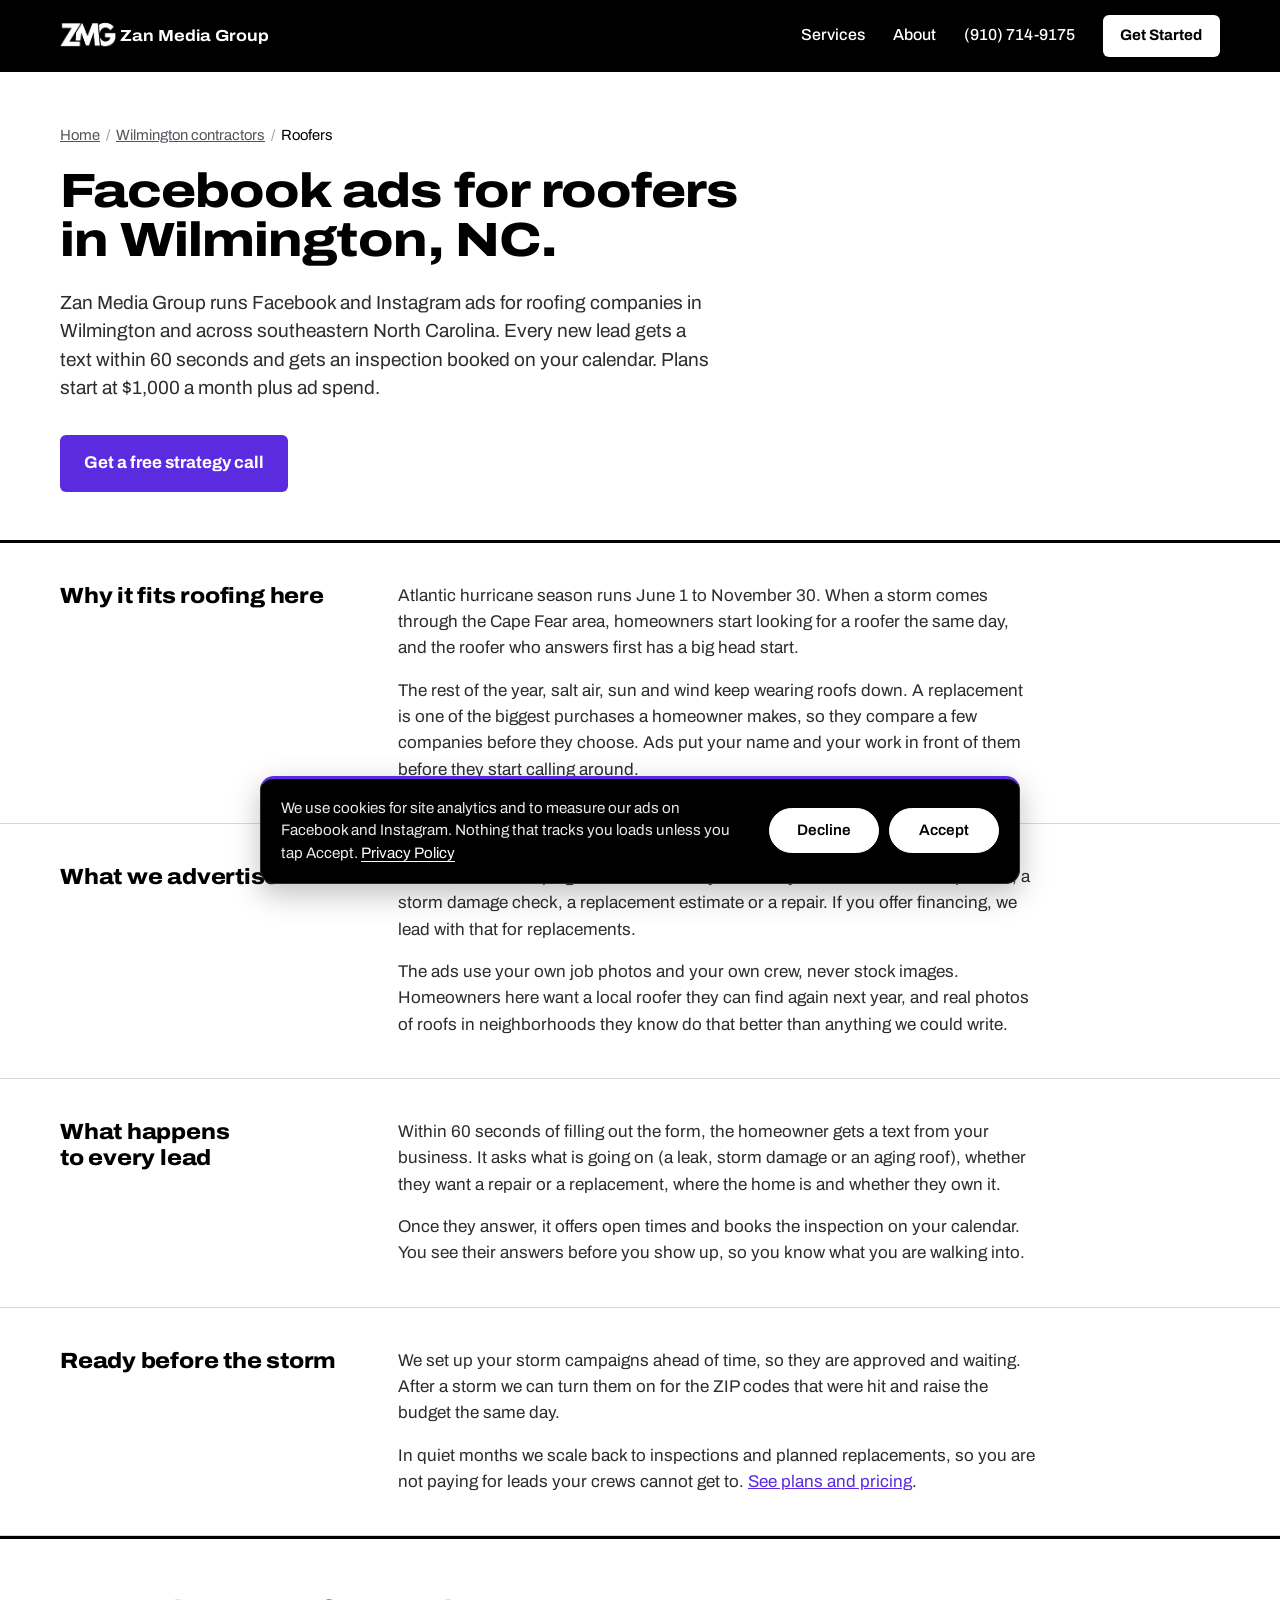
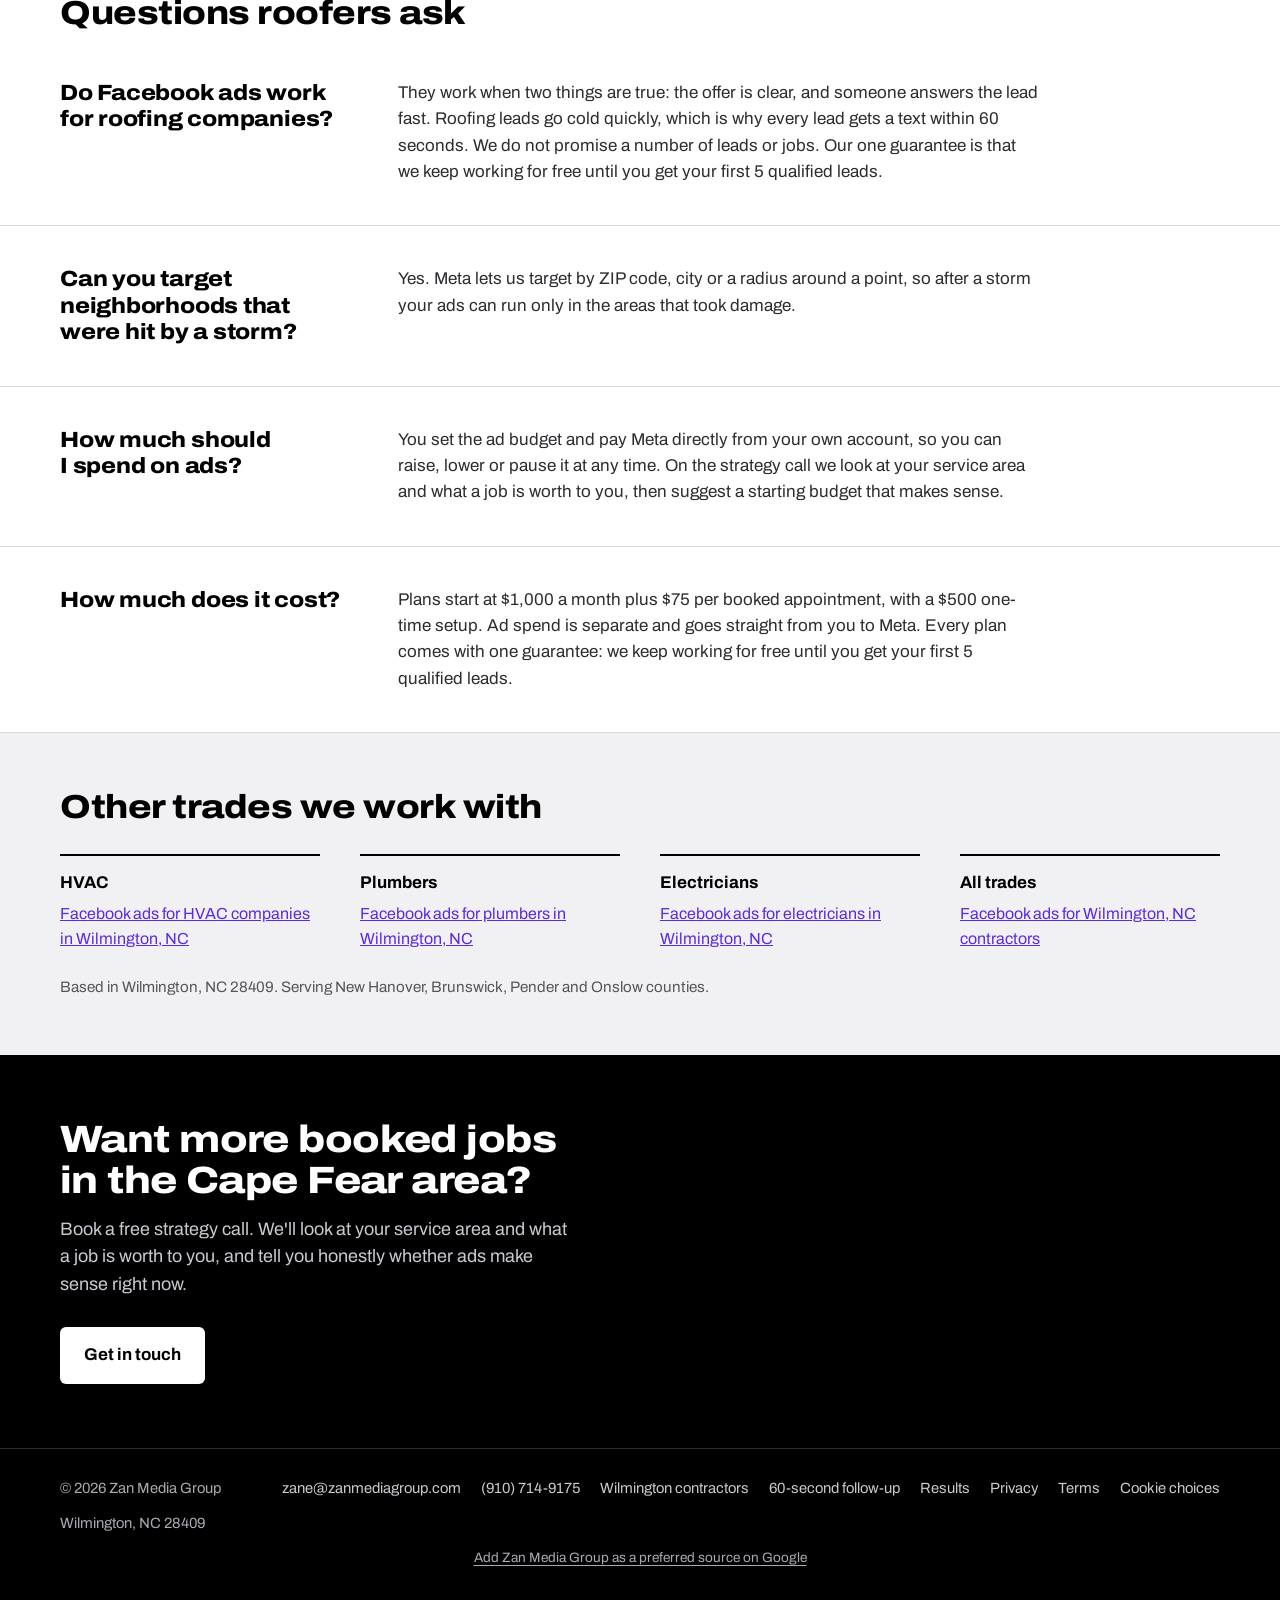
<file: facebook-ads-roofers-wilmington-nc.html>
<!DOCTYPE html>
<html lang="en">
<head>
  <meta charset="UTF-8" />
  <meta name="viewport" content="width=device-width, initial-scale=1.0" />
  <title>Facebook Ads for Roofers in Wilmington, NC | Zan Media Group</title>
  <meta name="description" content="Facebook and Instagram ads for roofing companies in Wilmington, NC. Storm-ready campaigns, and every new lead texted and booked within 60 seconds." />
  <link rel="icon" type="image/png" href="BlackLogoONLY.png" />
  <link rel="canonical" href="https://zanmediagroup.com/facebook-ads-roofers-wilmington-nc.html" />

  <!-- Open Graph -->
  <meta property="og:type"        content="website" />
  <meta property="og:url"         content="https://zanmediagroup.com/facebook-ads-roofers-wilmington-nc.html" />
  <meta property="og:title"       content="Facebook Ads for Roofers in Wilmington, NC | Zan Media Group" />
  <meta property="og:description" content="Facebook and Instagram ads for roofing companies in Wilmington, NC. Storm-ready campaigns, and every new lead texted and booked within 60 seconds." />
  <meta property="og:image"       content="https://zanmediagroup.com/og-image.png" />
  <meta property="og:image:width"  content="1200" />
  <meta property="og:image:height" content="630" />
  <meta name="twitter:card"       content="summary_large_image" />
  <meta property="og:site_name"   content="Zan Media Group" />

  <!-- Structured Data: service -->
  <script type="application/ld+json">
  {
    "@context": "https://schema.org",
    "@type": "Service",
    "name": "Facebook and Instagram ads for roofing companies in Wilmington, NC",
    "serviceType": "Meta ads lead generation for roofing contractors",
    "provider": {
      "@id": "https://zanmediagroup.com/#business"
    },
    "url": "https://zanmediagroup.com/facebook-ads-roofers-wilmington-nc.html",
    "areaServed": [
      {
        "@type": "City",
        "name": "Wilmington, NC"
      },
      {
        "@type": "City",
        "name": "Castle Hayne, NC"
      },
      {
        "@type": "City",
        "name": "Ogden, NC"
      },
      {
        "@type": "City",
        "name": "Wrightsville Beach, NC"
      },
      {
        "@type": "City",
        "name": "Leland, NC"
      },
      {
        "@type": "City",
        "name": "Southport, NC"
      },
      {
        "@type": "City",
        "name": "Oak Island, NC"
      },
      {
        "@type": "City",
        "name": "Carolina Beach, NC"
      },
      {
        "@type": "City",
        "name": "Kure Beach, NC"
      },
      {
        "@type": "City",
        "name": "Hampstead, NC"
      },
      {
        "@type": "City",
        "name": "Surf City, NC"
      },
      {
        "@type": "City",
        "name": "Burgaw, NC"
      },
      {
        "@type": "City",
        "name": "Jacksonville, NC"
      }
    ],
    "audience": {
      "@type": "BusinessAudience",
      "audienceType": "Roofing contractors"
    }
  }
  </script>

  <!-- Structured Data: FAQ -->
  <script type="application/ld+json">
  {
    "@context": "https://schema.org",
    "@type": "FAQPage",
    "mainEntity": [
      {
        "@type": "Question",
        "name": "Do Facebook ads work for roofing companies?",
        "acceptedAnswer": {
          "@type": "Answer",
          "text": "They work when two things are true: the offer is clear, and someone answers the lead fast. Roofing leads go cold quickly, which is why every lead gets a text within 60 seconds. We do not promise a number of leads or jobs. Our one guarantee is that we keep working for free until you get your first 5 qualified leads."
        }
      },
      {
        "@type": "Question",
        "name": "Can you target neighborhoods that were hit by a storm?",
        "acceptedAnswer": {
          "@type": "Answer",
          "text": "Yes. Meta lets us target by ZIP code, city or a radius around a point, so after a storm your ads can run only in the areas that took damage."
        }
      },
      {
        "@type": "Question",
        "name": "How much should I spend on ads?",
        "acceptedAnswer": {
          "@type": "Answer",
          "text": "You set the ad budget and pay Meta directly from your own account, so you can raise, lower or pause it at any time. On the strategy call we look at your service area and what a job is worth to you, then suggest a starting budget that makes sense."
        }
      },
      {
        "@type": "Question",
        "name": "How much does it cost?",
        "acceptedAnswer": {
          "@type": "Answer",
          "text": "Plans start at $1,000 a month plus $75 per booked appointment, with a $500 one-time setup. Ad spend is separate and goes straight from you to Meta. Every plan comes with one guarantee: we keep working for free until you get your first 5 qualified leads."
        }
      }
    ]
  }
  </script>

  <link rel="preload" href="fonts/archivo.woff2" as="font" type="font/woff2" crossorigin />
  <link rel="stylesheet" href="styles.css?v=20261012" />
  <script src="/consent.js?v=20261027"></script>

  <script type="application/ld+json">
  {
    "@context": "https://schema.org",
    "@type": "BreadcrumbList",
    "itemListElement": [
      {
        "@type": "ListItem",
        "position": 1,
        "name": "Home",
        "item": "https://zanmediagroup.com/"
      },
      {
        "@type": "ListItem",
        "position": 2,
        "name": "Wilmington contractors",
        "item": "https://zanmediagroup.com/facebook-ads-wilmington-nc.html"
      },
      {
        "@type": "ListItem",
        "position": 3,
        "name": "Roofers",
        "item": "https://zanmediagroup.com/facebook-ads-roofers-wilmington-nc.html"
      }
    ]
  }
  </script>
</head>
<body>
  <a class="skip-link" href="#main">Skip to content</a>

  <div class="content">

    <nav class="nav" aria-label="Main">
      <a class="nav-logo" href="/" aria-label="Zan Media Group home">
        <img src="BlackLogoONLY.png" alt="" />
        <span class="nav-logo-text">Zan Media Group</span>
      </a>
      <div class="nav-right">
        <a class="nav-link" href="services.html">Services</a>
        <a class="nav-link" href="about.html">About</a>
        <a class="nav-link nav-phone" href="tel:+19107149175">(910)&nbsp;714-9175</a>
        <a class="nav-cta" href="get-started.html">Get Started</a>
      </div>
    </nav>

    <main id="main">

    <section class="page-hero">
      <nav class="crumbs" aria-label="Breadcrumb"><ol><li><a href="/">Home</a></li><li><a href="facebook-ads-wilmington-nc.html">Wilmington contractors</a></li><li aria-current="page">Roofers</li></ol></nav>
      <h1 class="hero-h1">Facebook ads for roofers<br><span>in Wilmington, NC.</span></h1>
      <p class="hero-sub">Zan Media Group runs Facebook and Instagram ads for roofing companies in Wilmington and across southeastern North Carolina. Every new lead gets a text within 60 seconds and gets an inspection booked on your calendar. Plans start at $1,000 a month plus ad spend.</p>
      <a class="hero-btn" href="/#contact">Get a free strategy call</a>
    </section>

    <section class="detail-section">
      <div class="detail-inner">
        <div class="detail-label">
          <h2 class="detail-h2">Why it fits roofing here</h2>
        </div>
        <div class="detail-body">
          <p class="detail-p">Atlantic hurricane season runs June 1 to November 30. When a storm comes through the Cape Fear area, homeowners start looking for a roofer the same day, and the roofer who answers first has a big head start.</p>
          <p class="detail-p">The rest of the year, salt air, sun and wind keep wearing roofs down. A replacement is one of the biggest purchases a homeowner makes, so they compare a few companies before they choose. Ads put your name and your work in front of them before they start calling around.</p>
        </div>
      </div>
    </section>
    <section class="detail-section">
      <div class="detail-inner">
        <div class="detail-label">
          <h2 class="detail-h2">What we advertise</h2>
        </div>
        <div class="detail-body">
          <p class="detail-p">We build each campaign around an offer you already make: a free roof inspection, a storm damage check, a replacement estimate or a repair. If you offer financing, we lead with that for replacements.</p>
          <p class="detail-p">The ads use your own job photos and your own crew, never stock images. Homeowners here want a local roofer they can find again next year, and real photos of roofs in neighborhoods they know do that better than anything we could write.</p>
        </div>
      </div>
    </section>
    <section class="detail-section">
      <div class="detail-inner">
        <div class="detail-label">
          <h2 class="detail-h2">What happens to every lead</h2>
        </div>
        <div class="detail-body">
          <p class="detail-p">Within 60 seconds of filling out the form, the homeowner gets a text from your business. It asks what is going on (a leak, storm damage or an aging roof), whether they want a repair or a replacement, where the home is and whether they own it.</p>
          <p class="detail-p">Once they answer, it offers open times and books the inspection on your calendar. You see their answers before you show up, so you know what you are walking into.</p>
        </div>
      </div>
    </section>
    <section class="detail-section">
      <div class="detail-inner">
        <div class="detail-label">
          <h2 class="detail-h2">Ready before the storm</h2>
        </div>
        <div class="detail-body">
          <p class="detail-p">We set up your storm campaigns ahead of time, so they are approved and waiting. After a storm we can turn them on for the ZIP codes that were hit and raise the budget the same day.</p>
          <p class="detail-p">In quiet months we scale back to inspections and planned replacements, so you are not paying for leads your crews cannot get to. <a href="services.html#plans">See plans and pricing</a>.</p>
        </div>
      </div>
    </section>

    <section class="faq-head">
      <h2 class="section-label">Questions roofers ask</h2>
    </section>

    <section class="detail-section">
      <div class="detail-inner">
        <div class="detail-label">
          <h2 class="detail-h2">Do Facebook ads work for roofing companies?</h2>
        </div>
        <div class="detail-body">
          <p class="detail-p">They work when two things are true: the offer is clear, and someone answers the lead fast. Roofing leads go cold quickly, which is why every lead gets a text within 60 seconds. We do not promise a number of leads or jobs. Our one guarantee is that we keep working for free until you get your first 5 qualified leads.</p>
        </div>
      </div>
    </section>
    <section class="detail-section">
      <div class="detail-inner">
        <div class="detail-label">
          <h2 class="detail-h2">Can you target neighborhoods that were hit by a storm?</h2>
        </div>
        <div class="detail-body">
          <p class="detail-p">Yes. Meta lets us target by ZIP code, city or a radius around a point, so after a storm your ads can run only in the areas that took damage.</p>
        </div>
      </div>
    </section>
    <section class="detail-section">
      <div class="detail-inner">
        <div class="detail-label">
          <h2 class="detail-h2">How much should I spend on ads?</h2>
        </div>
        <div class="detail-body">
          <p class="detail-p">You set the ad budget and pay Meta directly from your own account, so you can raise, lower or pause it at any time. On the strategy call we look at your service area and what a job is worth to you, then suggest a starting budget that makes sense.</p>
        </div>
      </div>
    </section>
    <section class="detail-section">
      <div class="detail-inner">
        <div class="detail-label">
          <h2 class="detail-h2">How much does it cost?</h2>
        </div>
        <div class="detail-body">
          <p class="detail-p">Plans start at $1,000 a month plus $75 per booked appointment, with a $500 one-time setup. Ad spend is separate and goes straight from you to Meta. Every plan comes with one guarantee: we keep working for free until you get your first 5 qualified leads.</p>
        </div>
      </div>
    </section>

    <section class="gray-band">
      <h2 class="section-label">Other trades we work with</h2>
      <div class="services-grid">
        <div class="service-card">
          <p class="service-num">HVAC</p>
          <p class="service-desc"><a href="facebook-ads-hvac-wilmington-nc.html">Facebook ads for HVAC companies in Wilmington, NC</a></p>
        </div>
        <div class="service-card">
          <p class="service-num">Plumbers</p>
          <p class="service-desc"><a href="facebook-ads-plumbers-wilmington-nc.html">Facebook ads for plumbers in Wilmington, NC</a></p>
        </div>
        <div class="service-card">
          <p class="service-num">Electricians</p>
          <p class="service-desc"><a href="facebook-ads-electricians-wilmington-nc.html">Facebook ads for electricians in Wilmington, NC</a></p>
        </div>
        <div class="service-card">
          <p class="service-num">All trades</p>
          <p class="service-desc"><a href="facebook-ads-wilmington-nc.html">Facebook ads for Wilmington, NC contractors</a></p>
        </div>
      </div>
      <p class="stat-note">Based in Wilmington, NC 28409. Serving New Hanover, Brunswick, Pender and Onslow counties.</p>
    </section>

    <section class="contact-band">
      <div class="contact-inner">
        <h2 class="contact-h2">Want more booked jobs in the Cape Fear area?</h2>
        <p class="contact-p">Book a free strategy call. We&#39;ll look at your service area and what a job is worth to you, and tell you honestly whether ads make sense right now.</p>
        <a class="hero-btn" href="/#contact">Get in touch</a>
      </div>
    </section>
    </main>

    <footer class="footer">
      <span class="footer-copy">© 2026 Zan Media Group</span>
      <div class="footer-links">
        <a href="mailto:zane@zanmediagroup.com">zane@zanmediagroup.com</a>
        <a href="tel:+19107149175">(910)&nbsp;714-9175</a>
        <a href="facebook-ads-wilmington-nc.html">Wilmington contractors</a>
        <a href="speed-to-lead-wilmington-nc.html">60-second follow-up</a>
        <a href="results.html">Results</a>
        <a href="privacy.html">Privacy</a>
        <a href="terms.html">Terms</a>
        <a href="/privacy.html#cookies" data-cookie-settings>Cookie choices</a>
      </div>
      <span class="footer-loc">Wilmington, NC 28409</span>
      <a class="footer-pref" href="https://www.google.com/preferences/source?q=zanmediagroup.com" target="_blank" rel="noopener">Add Zan Media Group as a preferred source on Google</a>
    </footer>

  </div>
</body>
</html>
</file>
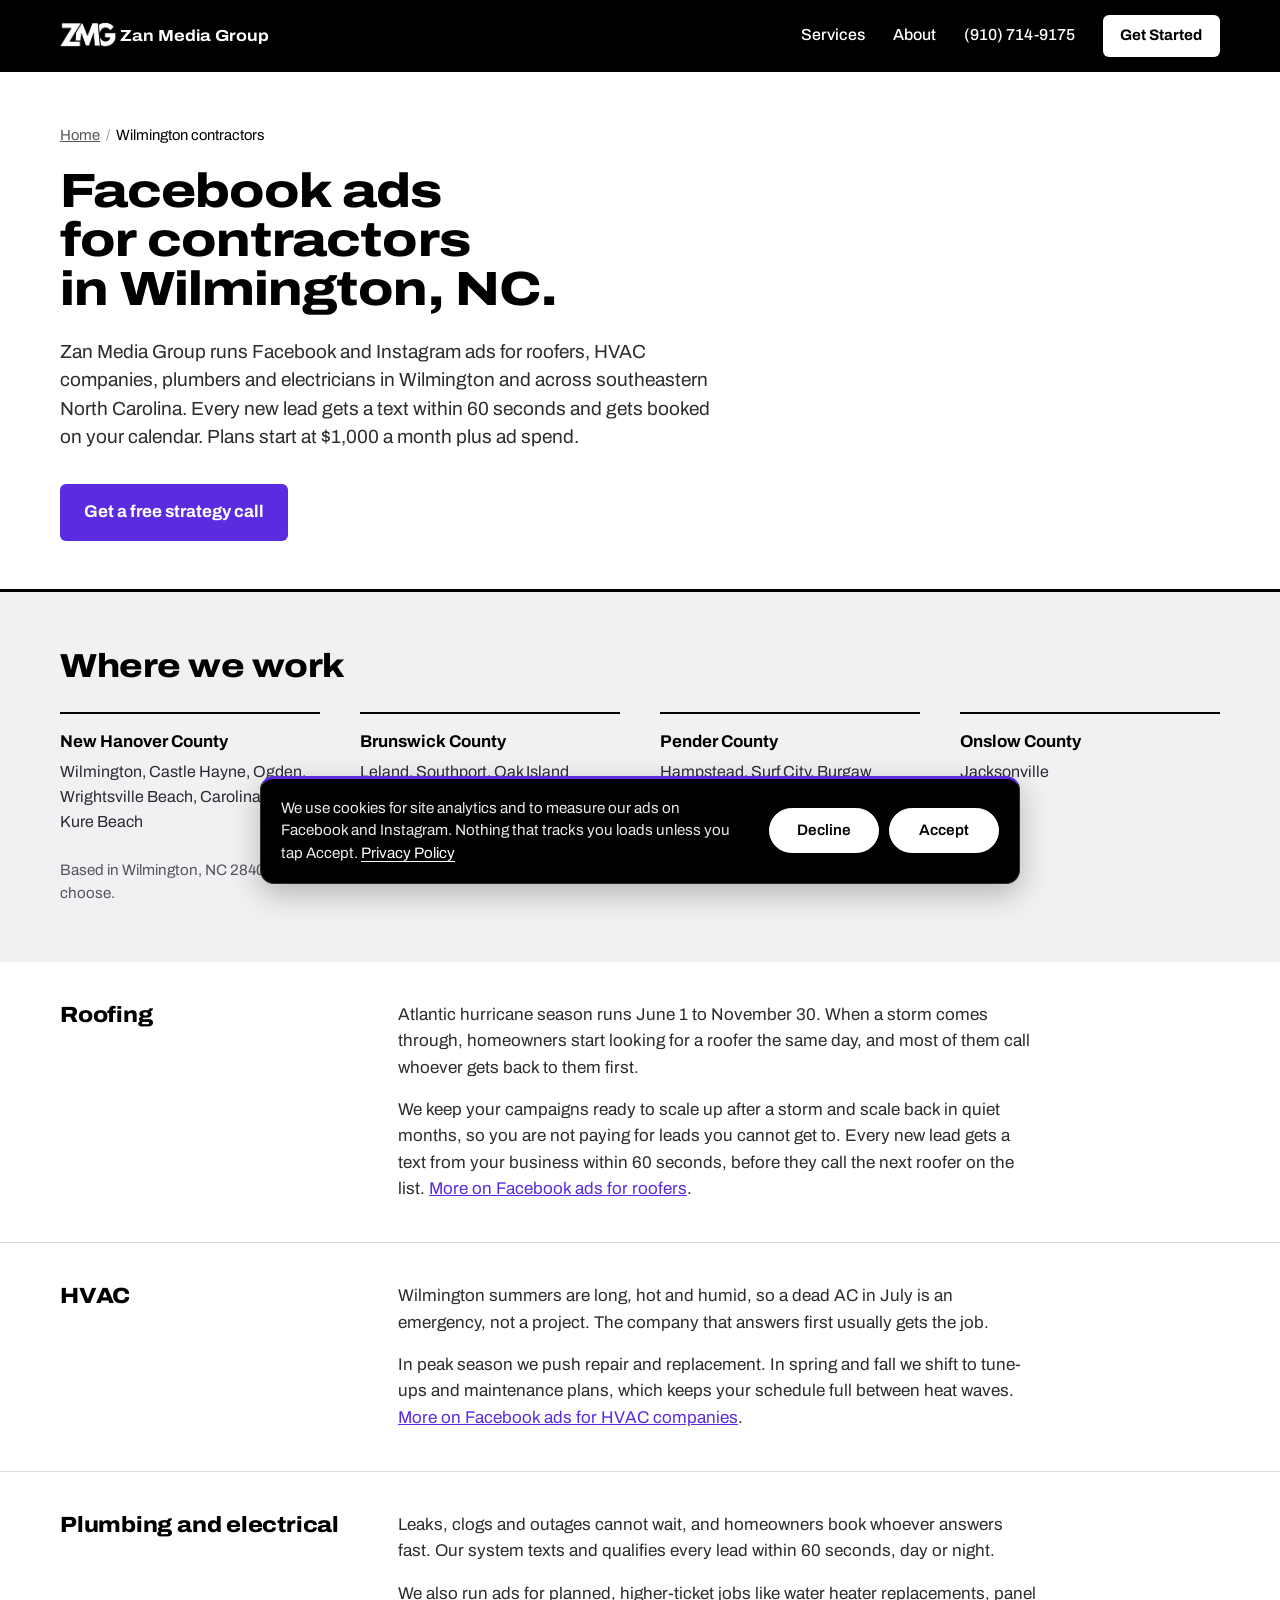
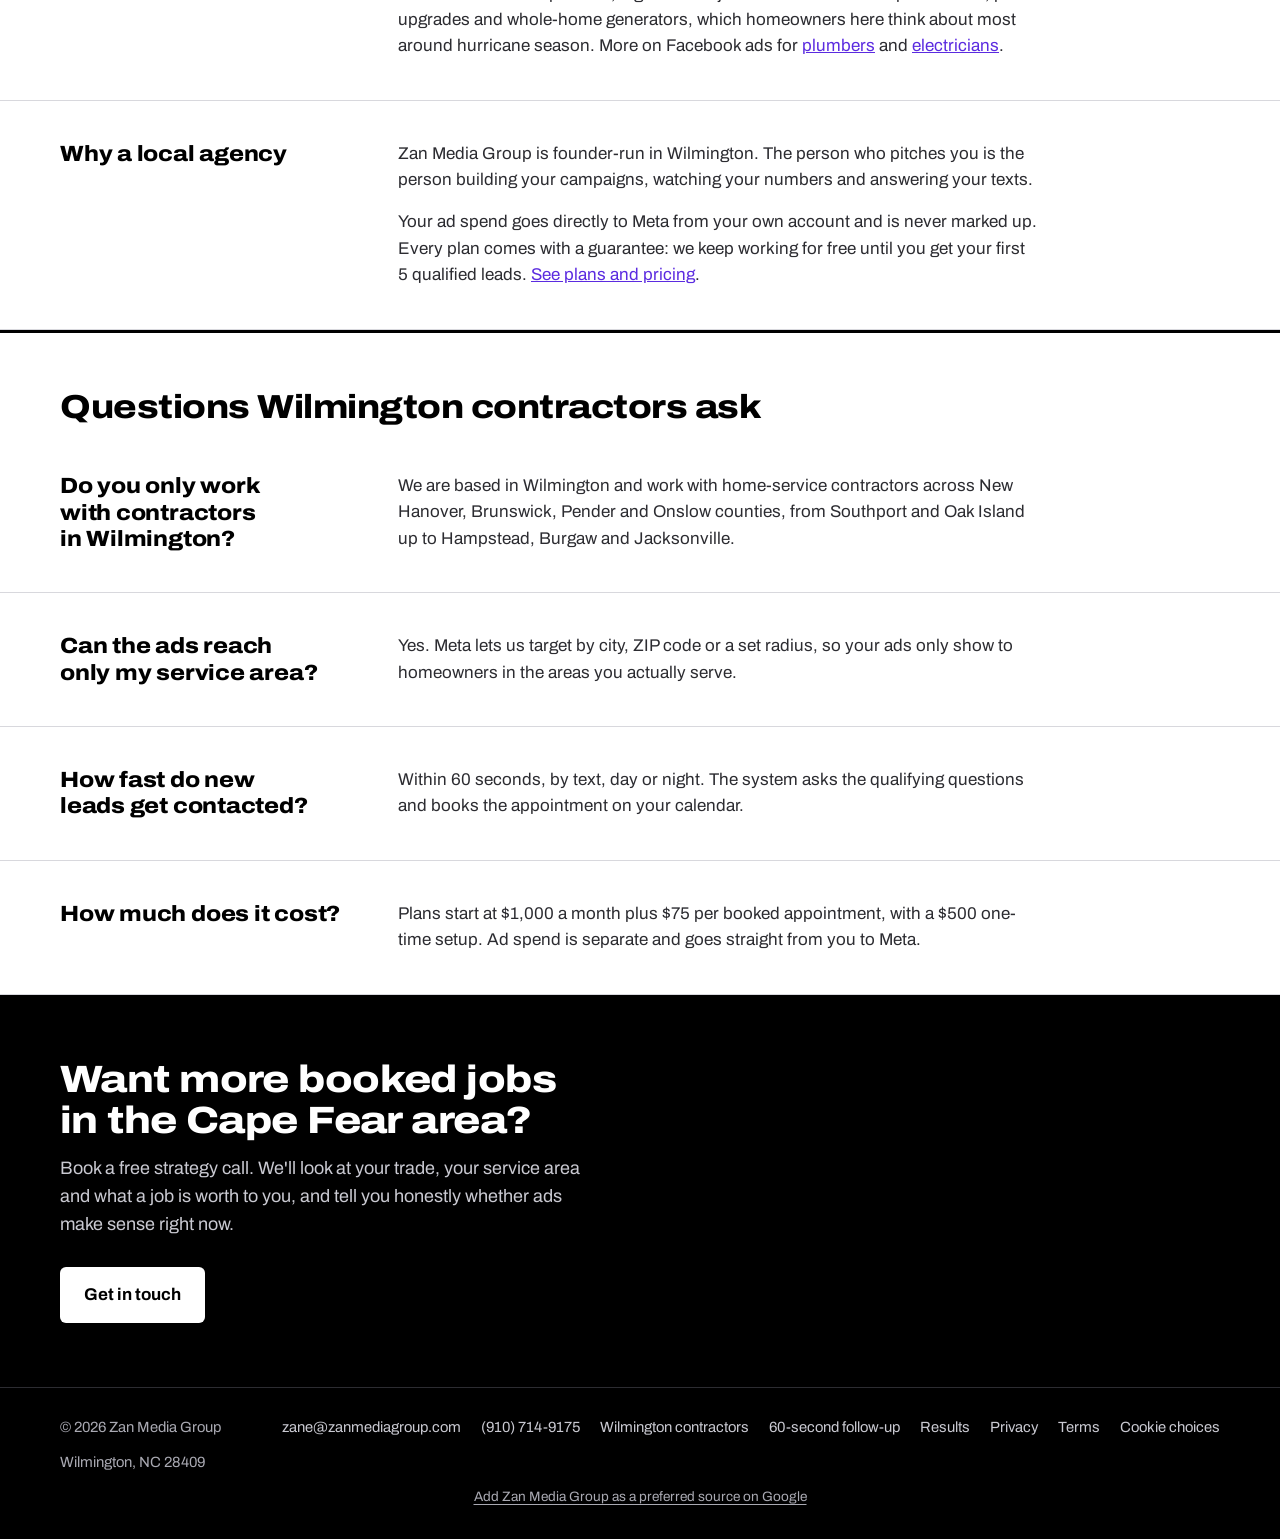
<file: facebook-ads-wilmington-nc.html>
<!DOCTYPE html>
<html lang="en">
<head>
  <meta charset="UTF-8" />
  <meta name="viewport" content="width=device-width, initial-scale=1.0" />
  <title>Facebook Ads for Wilmington, NC Contractors | Zan Media Group</title>
  <meta name="description" content="Facebook and Instagram ads for roofing, HVAC, plumbing and electrical contractors in Wilmington, NC and nearby. Every lead texted and booked in 60 seconds." />
  <link rel="icon" type="image/png" href="BlackLogoONLY.png" />
  <link rel="canonical" href="https://zanmediagroup.com/facebook-ads-wilmington-nc.html" />

  <!-- Open Graph -->
  <meta property="og:type"        content="website" />
  <meta property="og:url"         content="https://zanmediagroup.com/facebook-ads-wilmington-nc.html" />
  <meta property="og:title"       content="Facebook Ads for Wilmington, NC Contractors | Zan Media Group" />
  <meta property="og:description" content="Facebook and Instagram ads for roofing, HVAC, plumbing and electrical contractors in Wilmington, NC and nearby. Every lead texted and booked in 60 seconds." />
  <meta property="og:image"       content="https://zanmediagroup.com/og-image.png" />
  <meta property="og:image:width"  content="1200" />
  <meta property="og:image:height" content="630" />
  <meta name="twitter:card"       content="summary_large_image" />
  <meta property="og:site_name"   content="Zan Media Group" />

  <!-- Structured Data: local service -->
  <script type="application/ld+json">
  {
    "@context": "https://schema.org",
    "@type": "Service",
    "name": "Facebook and Instagram ads for contractors in Wilmington, NC",
    "serviceType": "Meta ads lead generation for home-service contractors",
    "provider": {
      "@id": "https://zanmediagroup.com/#business"
    },
    "url": "https://zanmediagroup.com/facebook-ads-wilmington-nc.html",
    "areaServed": [
      {
        "@type": "City",
        "name": "Wilmington, NC"
      },
      {
        "@type": "City",
        "name": "Castle Hayne, NC"
      },
      {
        "@type": "City",
        "name": "Ogden, NC"
      },
      {
        "@type": "City",
        "name": "Wrightsville Beach, NC"
      },
      {
        "@type": "City",
        "name": "Leland, NC"
      },
      {
        "@type": "City",
        "name": "Southport, NC"
      },
      {
        "@type": "City",
        "name": "Oak Island, NC"
      },
      {
        "@type": "City",
        "name": "Carolina Beach, NC"
      },
      {
        "@type": "City",
        "name": "Kure Beach, NC"
      },
      {
        "@type": "City",
        "name": "Hampstead, NC"
      },
      {
        "@type": "City",
        "name": "Surf City, NC"
      },
      {
        "@type": "City",
        "name": "Burgaw, NC"
      },
      {
        "@type": "City",
        "name": "Jacksonville, NC"
      }
    ],
    "audience": {
      "@type": "BusinessAudience",
      "audienceType": "Roofing, HVAC, plumbing and electrical contractors"
    }
  }
  </script>

  <!-- Structured Data: FAQ -->
  <script type="application/ld+json">
  {
    "@context": "https://schema.org",
    "@type": "FAQPage",
    "mainEntity": [
      {
        "@type": "Question",
        "name": "Do you only work with contractors in Wilmington?",
        "acceptedAnswer": {
          "@type": "Answer",
          "text": "We are based in Wilmington and work with home-service contractors across New Hanover, Brunswick, Pender and Onslow counties, from Southport and Oak Island up to Hampstead, Burgaw and Jacksonville."
        }
      },
      {
        "@type": "Question",
        "name": "Can the ads reach only my service area?",
        "acceptedAnswer": {
          "@type": "Answer",
          "text": "Yes. Meta lets us target by city, ZIP code or a set radius, so your ads only show to homeowners in the areas you actually serve."
        }
      },
      {
        "@type": "Question",
        "name": "How fast do new leads get contacted?",
        "acceptedAnswer": {
          "@type": "Answer",
          "text": "Within 60 seconds, by text, day or night. The system asks the qualifying questions and books the appointment on your calendar."
        }
      },
      {
        "@type": "Question",
        "name": "How much does it cost?",
        "acceptedAnswer": {
          "@type": "Answer",
          "text": "Plans start at $1,000 a month plus $75 per booked appointment, with a $500 one-time setup. Ad spend is separate and goes straight from you to Meta."
        }
      }
    ]
  }
  </script>

  <link rel="preload" href="fonts/archivo.woff2" as="font" type="font/woff2" crossorigin />
  <link rel="stylesheet" href="styles.css?v=20261012" />
  <script src="/consent.js?v=20261027"></script>

  <script type="application/ld+json">
  {
    "@context": "https://schema.org",
    "@type": "BreadcrumbList",
    "itemListElement": [
      {
        "@type": "ListItem",
        "position": 1,
        "name": "Home",
        "item": "https://zanmediagroup.com/"
      },
      {
        "@type": "ListItem",
        "position": 2,
        "name": "Wilmington contractors",
        "item": "https://zanmediagroup.com/facebook-ads-wilmington-nc.html"
      }
    ]
  }
  </script>
</head>
<body>
  <a class="skip-link" href="#main">Skip to content</a>

  <div class="content">

    <nav class="nav" aria-label="Main">
      <a class="nav-logo" href="/" aria-label="Zan Media Group home">
        <img src="BlackLogoONLY.png" alt="" />
        <span class="nav-logo-text">Zan Media Group</span>
      </a>
      <div class="nav-right">
        <a class="nav-link" href="services.html">Services</a>
        <a class="nav-link" href="about.html">About</a>
        <a class="nav-link nav-phone" href="tel:+19107149175">(910)&nbsp;714-9175</a>
        <a class="nav-cta" href="get-started.html">Get Started</a>
      </div>
    </nav>

    <main id="main">

    <section class="page-hero">
      <nav class="crumbs" aria-label="Breadcrumb"><ol><li><a href="/">Home</a></li><li aria-current="page">Wilmington contractors</li></ol></nav>
      <h1 class="hero-h1">Facebook ads for contractors<br><span>in Wilmington, NC.</span></h1>
      <p class="hero-sub">Zan Media Group runs Facebook and Instagram ads for roofers, HVAC companies, plumbers and electricians in Wilmington and across southeastern North Carolina. Every new lead gets a text within 60 seconds and gets booked on your calendar. Plans start at $1,000 a month plus ad spend.</p>
      <a class="hero-btn" href="/#contact">Get a free strategy call</a>
    </section>

    <section class="gray-band">
      <h2 class="section-label">Where we work</h2>
      <div class="services-grid">
        <div class="service-card">
          <p class="service-num">New Hanover County</p>
          <p class="service-desc">Wilmington, Castle Hayne, Ogden, Wrightsville Beach, Carolina Beach, Kure Beach</p>
        </div>
        <div class="service-card">
          <p class="service-num">Brunswick County</p>
          <p class="service-desc">Leland, Southport, Oak Island</p>
        </div>
        <div class="service-card">
          <p class="service-num">Pender County</p>
          <p class="service-desc">Hampstead, Surf City, Burgaw</p>
        </div>
        <div class="service-card">
          <p class="service-num">Onslow County</p>
          <p class="service-desc">Jacksonville</p>
        </div>
      </div>
      <p class="stat-note">Based in Wilmington, NC 28409. Your ads only show to homeowners in the towns and ZIP codes you choose.</p>
    </section>

    <section class="detail-section">
      <div class="detail-inner">
        <div class="detail-label">
          <h2 class="detail-h2">Roofing</h2>
        </div>
        <div class="detail-body">
          <p class="detail-p">Atlantic hurricane season runs June 1 to November 30. When a storm comes through, homeowners start looking for a roofer the same day, and most of them call whoever gets back to them first.</p>
          <p class="detail-p">We keep your campaigns ready to scale up after a storm and scale back in quiet months, so you are not paying for leads you cannot get to. Every new lead gets a text from your business within 60 seconds, before they call the next roofer on the list. <a href="facebook-ads-roofers-wilmington-nc.html">More on Facebook ads for roofers</a>.</p>
        </div>
      </div>
    </section>
    <section class="detail-section">
      <div class="detail-inner">
        <div class="detail-label">
          <h2 class="detail-h2">HVAC</h2>
        </div>
        <div class="detail-body">
          <p class="detail-p">Wilmington summers are long, hot and humid, so a dead AC in July is an emergency, not a project. The company that answers first usually gets the job.</p>
          <p class="detail-p">In peak season we push repair and replacement. In spring and fall we shift to tune-ups and maintenance plans, which keeps your schedule full between heat waves. <a href="facebook-ads-hvac-wilmington-nc.html">More on Facebook ads for HVAC companies</a>.</p>
        </div>
      </div>
    </section>
    <section class="detail-section">
      <div class="detail-inner">
        <div class="detail-label">
          <h2 class="detail-h2">Plumbing and electrical</h2>
        </div>
        <div class="detail-body">
          <p class="detail-p">Leaks, clogs and outages cannot wait, and homeowners book whoever answers fast. Our system texts and qualifies every lead within 60 seconds, day or night.</p>
          <p class="detail-p">We also run ads for planned, higher-ticket jobs like water heater replacements, panel upgrades and whole-home generators, which homeowners here think about most around hurricane season. More on Facebook ads for <a href="facebook-ads-plumbers-wilmington-nc.html">plumbers</a> and <a href="facebook-ads-electricians-wilmington-nc.html">electricians</a>.</p>
        </div>
      </div>
    </section>
    <section class="detail-section">
      <div class="detail-inner">
        <div class="detail-label">
          <h2 class="detail-h2">Why a local agency</h2>
        </div>
        <div class="detail-body">
          <p class="detail-p">Zan Media Group is founder-run in Wilmington. The person who pitches you is the person building your campaigns, watching your numbers and answering your texts.</p>
          <p class="detail-p">Your ad spend goes directly to Meta from your own account and is never marked up. Every plan comes with a guarantee: we keep working for free until you get your first 5 qualified leads. <a href="services.html#plans">See plans and pricing</a>.</p>
        </div>
      </div>
    </section>

    <section class="faq-head">
      <h2 class="section-label">Questions Wilmington contractors ask</h2>
    </section>

    <section class="detail-section">
      <div class="detail-inner">
        <div class="detail-label">
          <h2 class="detail-h2">Do you only work with contractors in Wilmington?</h2>
        </div>
        <div class="detail-body">
          <p class="detail-p">We are based in Wilmington and work with home-service contractors across New Hanover, Brunswick, Pender and Onslow counties, from Southport and Oak Island up to Hampstead, Burgaw and Jacksonville.</p>
        </div>
      </div>
    </section>
    <section class="detail-section">
      <div class="detail-inner">
        <div class="detail-label">
          <h2 class="detail-h2">Can the ads reach only my service area?</h2>
        </div>
        <div class="detail-body">
          <p class="detail-p">Yes. Meta lets us target by city, ZIP code or a set radius, so your ads only show to homeowners in the areas you actually serve.</p>
        </div>
      </div>
    </section>
    <section class="detail-section">
      <div class="detail-inner">
        <div class="detail-label">
          <h2 class="detail-h2">How fast do new leads get contacted?</h2>
        </div>
        <div class="detail-body">
          <p class="detail-p">Within 60 seconds, by text, day or night. The system asks the qualifying questions and books the appointment on your calendar.</p>
        </div>
      </div>
    </section>
    <section class="detail-section">
      <div class="detail-inner">
        <div class="detail-label">
          <h2 class="detail-h2">How much does it cost?</h2>
        </div>
        <div class="detail-body">
          <p class="detail-p">Plans start at $1,000 a month plus $75 per booked appointment, with a $500 one-time setup. Ad spend is separate and goes straight from you to Meta.</p>
        </div>
      </div>
    </section>

    <section class="contact-band">
      <div class="contact-inner">
        <h2 class="contact-h2">Want more booked jobs in the Cape Fear area?</h2>
        <p class="contact-p">Book a free strategy call. We&#39;ll look at your trade, your service area and what a job is worth to you, and tell you honestly whether ads make sense right now.</p>
        <a class="hero-btn" href="/#contact">Get in touch</a>
      </div>
    </section>
    </main>

    <footer class="footer">
      <span class="footer-copy">© 2026 Zan Media Group</span>
      <div class="footer-links">
        <a href="mailto:zane@zanmediagroup.com">zane@zanmediagroup.com</a>
        <a href="tel:+19107149175">(910)&nbsp;714-9175</a>
        <a href="facebook-ads-wilmington-nc.html">Wilmington contractors</a>
        <a href="speed-to-lead-wilmington-nc.html">60-second follow-up</a>
        <a href="results.html">Results</a>
        <a href="privacy.html">Privacy</a>
        <a href="terms.html">Terms</a>
        <a href="/privacy.html#cookies" data-cookie-settings>Cookie choices</a>
      </div>
      <span class="footer-loc">Wilmington, NC 28409</span>
      <a class="footer-pref" href="https://www.google.com/preferences/source?q=zanmediagroup.com" target="_blank" rel="noopener">Add Zan Media Group as a preferred source on Google</a>
    </footer>

  </div>
</body>
</html>
</file>
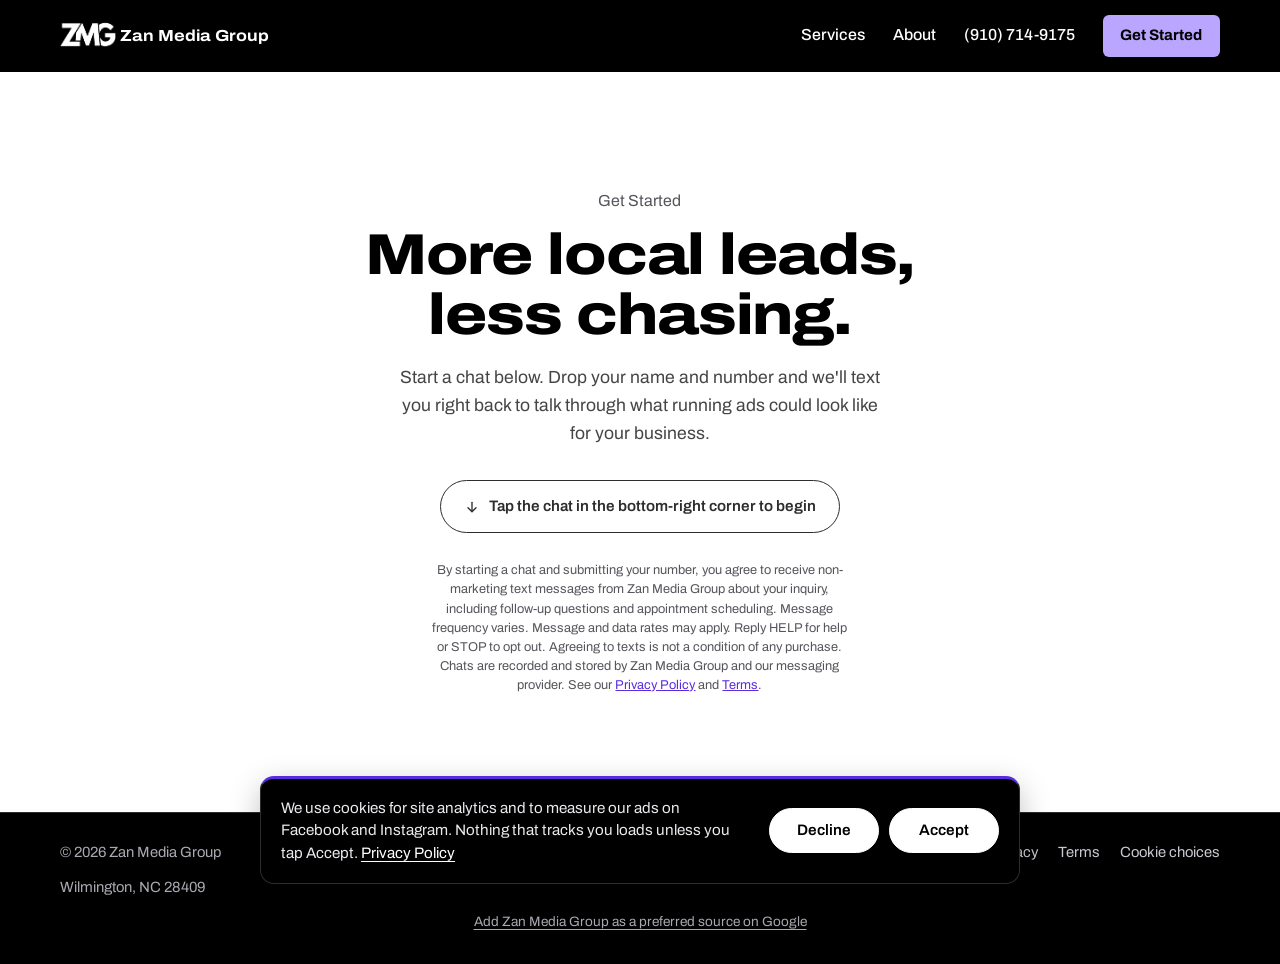
<file: get-started.html>
<!DOCTYPE html>
<html lang="en">
<head>
  <meta charset="UTF-8" />
  <meta name="viewport" content="width=device-width, initial-scale=1.0" />
  <title>Get More Local Leads | Zan Media Group</title>
  <meta name="description" content="Start a chat with Zan Media Group. Drop your name and number and we'll text you right back about getting more local leads." />
  <link rel="icon" type="image/png" href="BlackLogoONLY.png" />
  <link rel="apple-touch-icon" href="BlackLogoONLY.png" />
  <link rel="canonical" href="https://zanmediagroup.com/get-started.html" />

  <meta property="og:type"        content="website" />
  <meta property="og:url"         content="https://zanmediagroup.com/get-started.html" />
  <meta property="og:title"       content="Get More Local Leads | Zan Media Group" />
  <meta property="og:description" content="Start a chat and we'll text you right back about getting more local leads." />
  <meta property="og:image"       content="https://zanmediagroup.com/og-image.png" />
  <meta property="og:image:width"  content="1200" />
  <meta property="og:image:height" content="630" />
  <meta name="twitter:card"       content="summary_large_image" />
  <meta property="og:site_name"   content="Zan Media Group" />

  <link rel="preload" href="fonts/archivo.woff2" as="font" type="font/woff2" crossorigin />
  <link rel="stylesheet" href="styles.css?v=20261012" />
  <script src="/consent.js?v=20261027"></script>

  <!-- Lead event for the chat widget below. Like every fbq() call, it waits in the
       queue and is only sent after the visitor accepts cookies (see consent.js).
       The phone number is never sent to Meta, as the Privacy Policy promises. -->
  <script>

  async function sha256(str) {
    const buf = await crypto.subtle.digest('SHA-256', new TextEncoder().encode(str));
    return Array.from(new Uint8Array(buf)).map(b => b.toString(16).padStart(2,'0')).join('');
  }

  /* GoHighLevel's chat widget fires a "LC_chatWidgetLoaded" window event once
     it's ready, and exposes registerBeforeSubmit(callback) so a callback can
     run right when a visitor submits their name/phone to start a chat. That
     is this page's only conversion action, so that's where we fire Lead. */
  window.addEventListener('LC_chatWidgetLoaded', function() {
    if (!window.leadConnector || !window.leadConnector.chatWidget ||
        typeof window.leadConnector.chatWidget.registerBeforeSubmit !== 'function') {
      return;
    }
    window.leadConnector.chatWidget.registerBeforeSubmit(function(values) {
      values = values || {};
      Promise.resolve().then(async function() {
        try {
          const email = String(values.email || '').trim().toLowerCase();
          const name  = String(values.name || values.first_name || '').trim().toLowerCase();
          const parts = name.split(' ').filter(Boolean);
          const match = {};
          if (email) match.em = await sha256(email);
          if (parts.length) match.fn = await sha256(parts[0]);
          if (parts.length > 1) match.ln = await sha256(parts[parts.length - 1]);
          if (Object.keys(match).length) fbq('init', '1217284990404446', match);
        } catch (err) { /* still report the Lead even if hashing fails */ }
        fbq('track', 'Lead', {value: 500, currency: 'USD'}, {
          eventID: 'lead_' + Date.now() + '_' + Math.random().toString(36).slice(2)
        });
      });
      return true; // allow the widget's own submit to proceed
    });
  }, false);
  </script>

  <style>
    /* Page-specific styling for the get-started page */
    .gs-main {
      min-height: calc(100vh - 160px);
      display: flex;
      align-items: center;
      justify-content: center;
      padding: 2rem 1.5rem;
      box-sizing: border-box;
    }
    .gs-card {
      max-width: 640px;
      text-align: center;
    }
    .gs-label {
      font-size: 1rem;
      color: #55555c;
      margin: 0 0 0.75rem;
    }
    .gs-h1 {
      font-size: clamp(2.2rem, 6vw, 3.6rem);
      line-height: 1.03;
      font-weight: 800;
      font-stretch: 118%;
      letter-spacing: -0.02em;
      color: #000;
      margin: 0 0 1.25rem;
    }
    .gs-sub {
      font-size: 1.1rem;
      line-height: 1.6;
      opacity: 0.8;
      margin: 0 auto 2rem;
      max-width: 30rem;
    }
    .gs-prompt {
      display: inline-flex;
      align-items: center;
      gap: 0.6rem;
      font-size: 0.95rem;
      font-weight: 600;
      padding: 0.85rem 1.4rem;
      border: 1.5px solid currentColor;
      border-radius: 999px;
      opacity: 0.9;
    }
    .gs-prompt i { font-size: 1.2rem; }
    .gs-fine {
      font-size: 0.8rem;
      color: #55555c;
      margin: 1.75rem auto 0;
      max-width: 26rem;
      line-height: 1.5;
    }
  </style>
</head>
<body>
  <a class="skip-link" href="#main">Skip to content</a>

  <div class="content">

    <nav class="nav" aria-label="Main">
      <a class="nav-logo" href="/" aria-label="Zan Media Group home">
        <img src="BlackLogoONLY.png" alt="" />
        <span class="nav-logo-text">Zan Media Group</span>
      </a>
      <div class="nav-right">
        <a class="nav-link" href="services.html">Services</a>
        <a class="nav-link" href="about.html">About</a>
        <a class="nav-link nav-phone" href="tel:+19107149175">(910)&nbsp;714-9175</a>
        <a class="nav-cta active" href="get-started.html">Get Started</a>
      </div>
    </nav>

    <main id="main" class="gs-main">
      <div class="gs-card">
        <p class="gs-label">Get Started</p>
        <h1 class="gs-h1">More local leads,<br>less chasing.</h1>
        <p class="gs-sub">Start a chat below. Drop your name and number and we'll text you right back to talk through what running ads could look like for your business.</p>
        <span class="gs-prompt">
          <svg aria-hidden="true" width="16" height="16" viewBox="0 0 24 24" fill="none" stroke="currentColor" stroke-width="2" stroke-linecap="round" stroke-linejoin="round" style="vertical-align:-3px"><path d="M12 5v14"/><path d="M18 13l-6 6-6-6"/></svg>
          Tap the chat in the bottom-right corner to begin
        </span>
        <p class="gs-fine">By starting a chat and submitting your number, you agree to receive non-marketing text messages from Zan Media Group about your inquiry, including follow-up questions and appointment scheduling. Message frequency varies. Message and data rates may apply. Reply HELP for help or STOP to opt out. Agreeing to texts is not a condition of any purchase. Chats are recorded and stored by Zan Media Group and our messaging provider. See our <a href="privacy.html">Privacy Policy</a> and <a href="terms.html">Terms</a>.</p>
      </div>
    </main>

    <footer class="footer">
      <span class="footer-copy">© 2026 Zan Media Group</span>
      <div class="footer-links">
        <a href="mailto:zane@zanmediagroup.com">zane@zanmediagroup.com</a>
        <a href="tel:+19107149175">(910)&nbsp;714-9175</a>
        <a href="facebook-ads-wilmington-nc.html">Wilmington contractors</a>
        <a href="speed-to-lead-wilmington-nc.html">60-second follow-up</a>
        <a href="results.html">Results</a>
        <a href="privacy.html">Privacy</a>
        <a href="terms.html">Terms</a>
        <a href="/privacy.html#cookies" data-cookie-settings>Cookie choices</a>
      </div>
      <span class="footer-loc">Wilmington, NC 28409</span>
      <a class="footer-pref" href="https://www.google.com/preferences/source?q=zanmediagroup.com" target="_blank" rel="noopener">Add Zan Media Group as a preferred source on Google</a>
    </footer>

  </div>

  <!-- GoHighLevel Chat Widget (the only opt-in mechanism on this page) -->
  <script src="https://widgets.leadconnectorhq.com/loader.js" data-resources-url="https://widgets.leadconnectorhq.com/chat-widget/loader.js" data-widget-id="6a3218b90e84ef9ef968e332"></script>
</body>
</html>
</file>
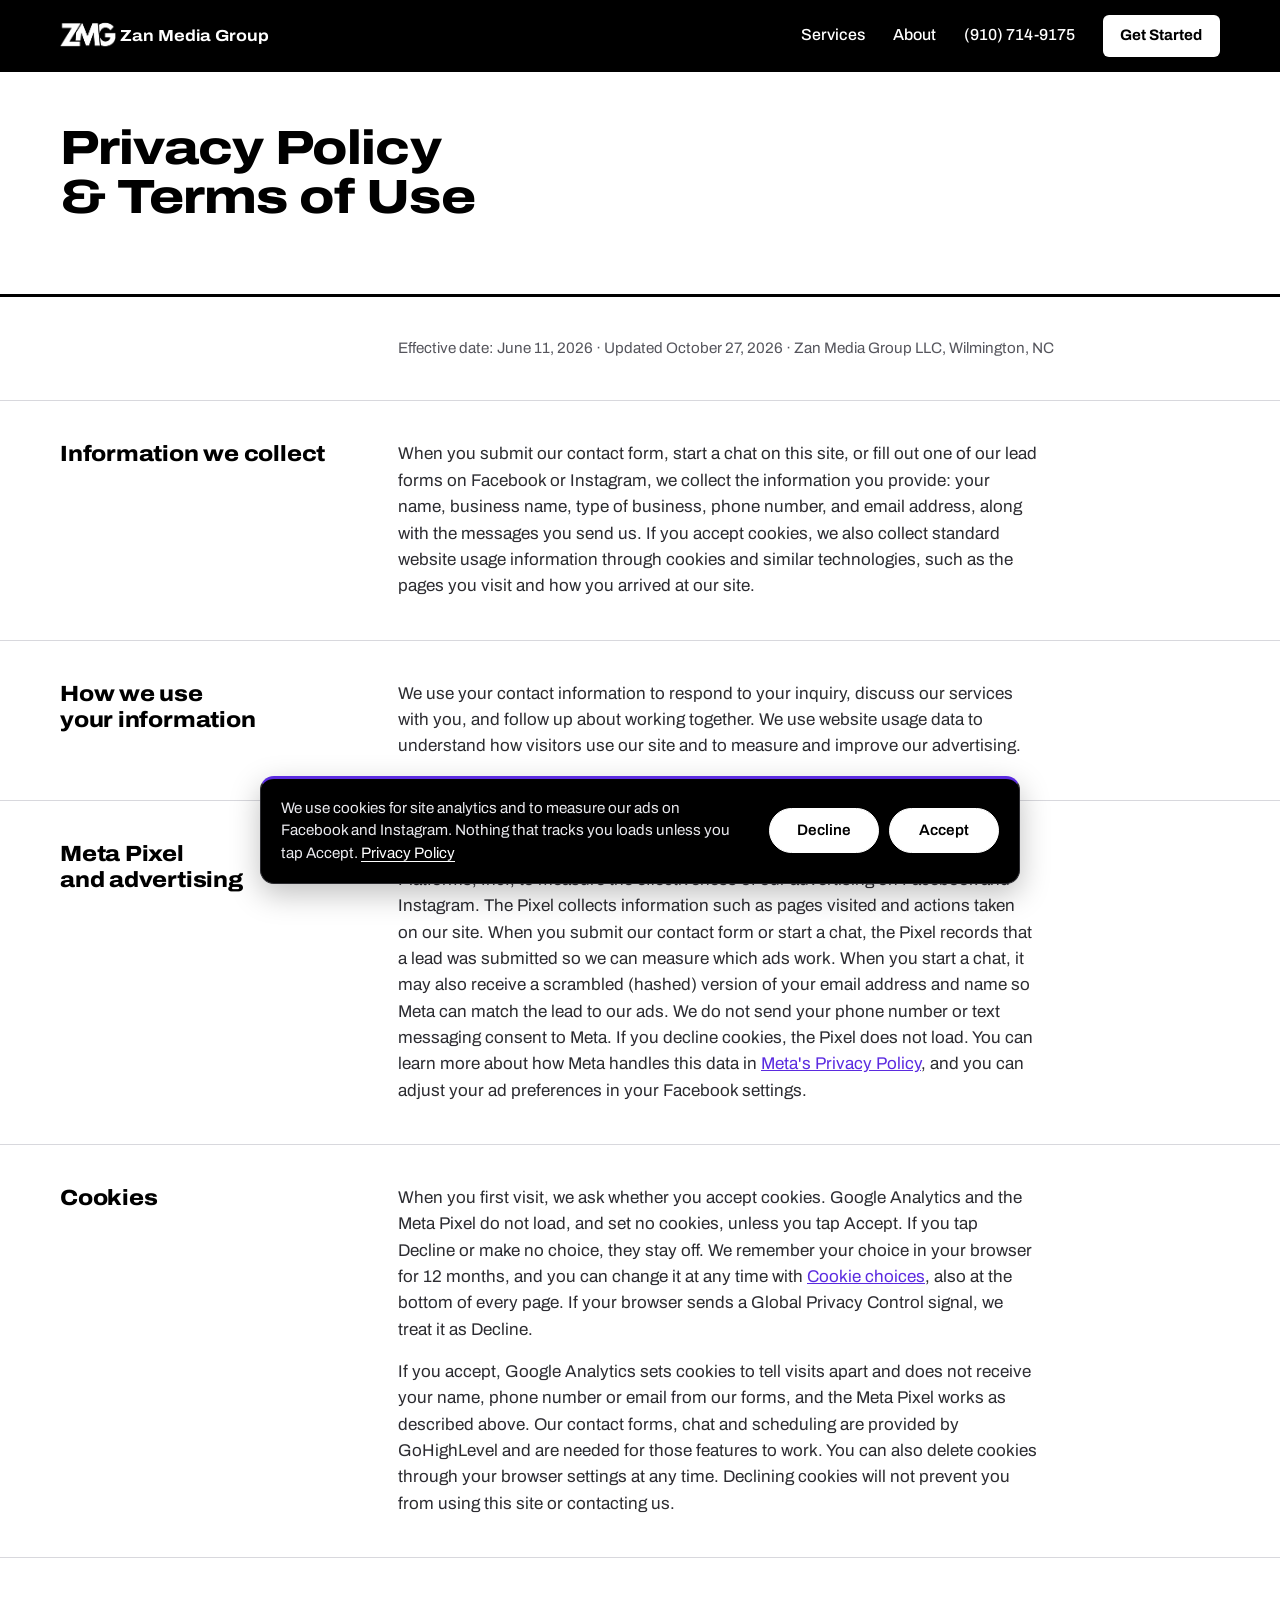
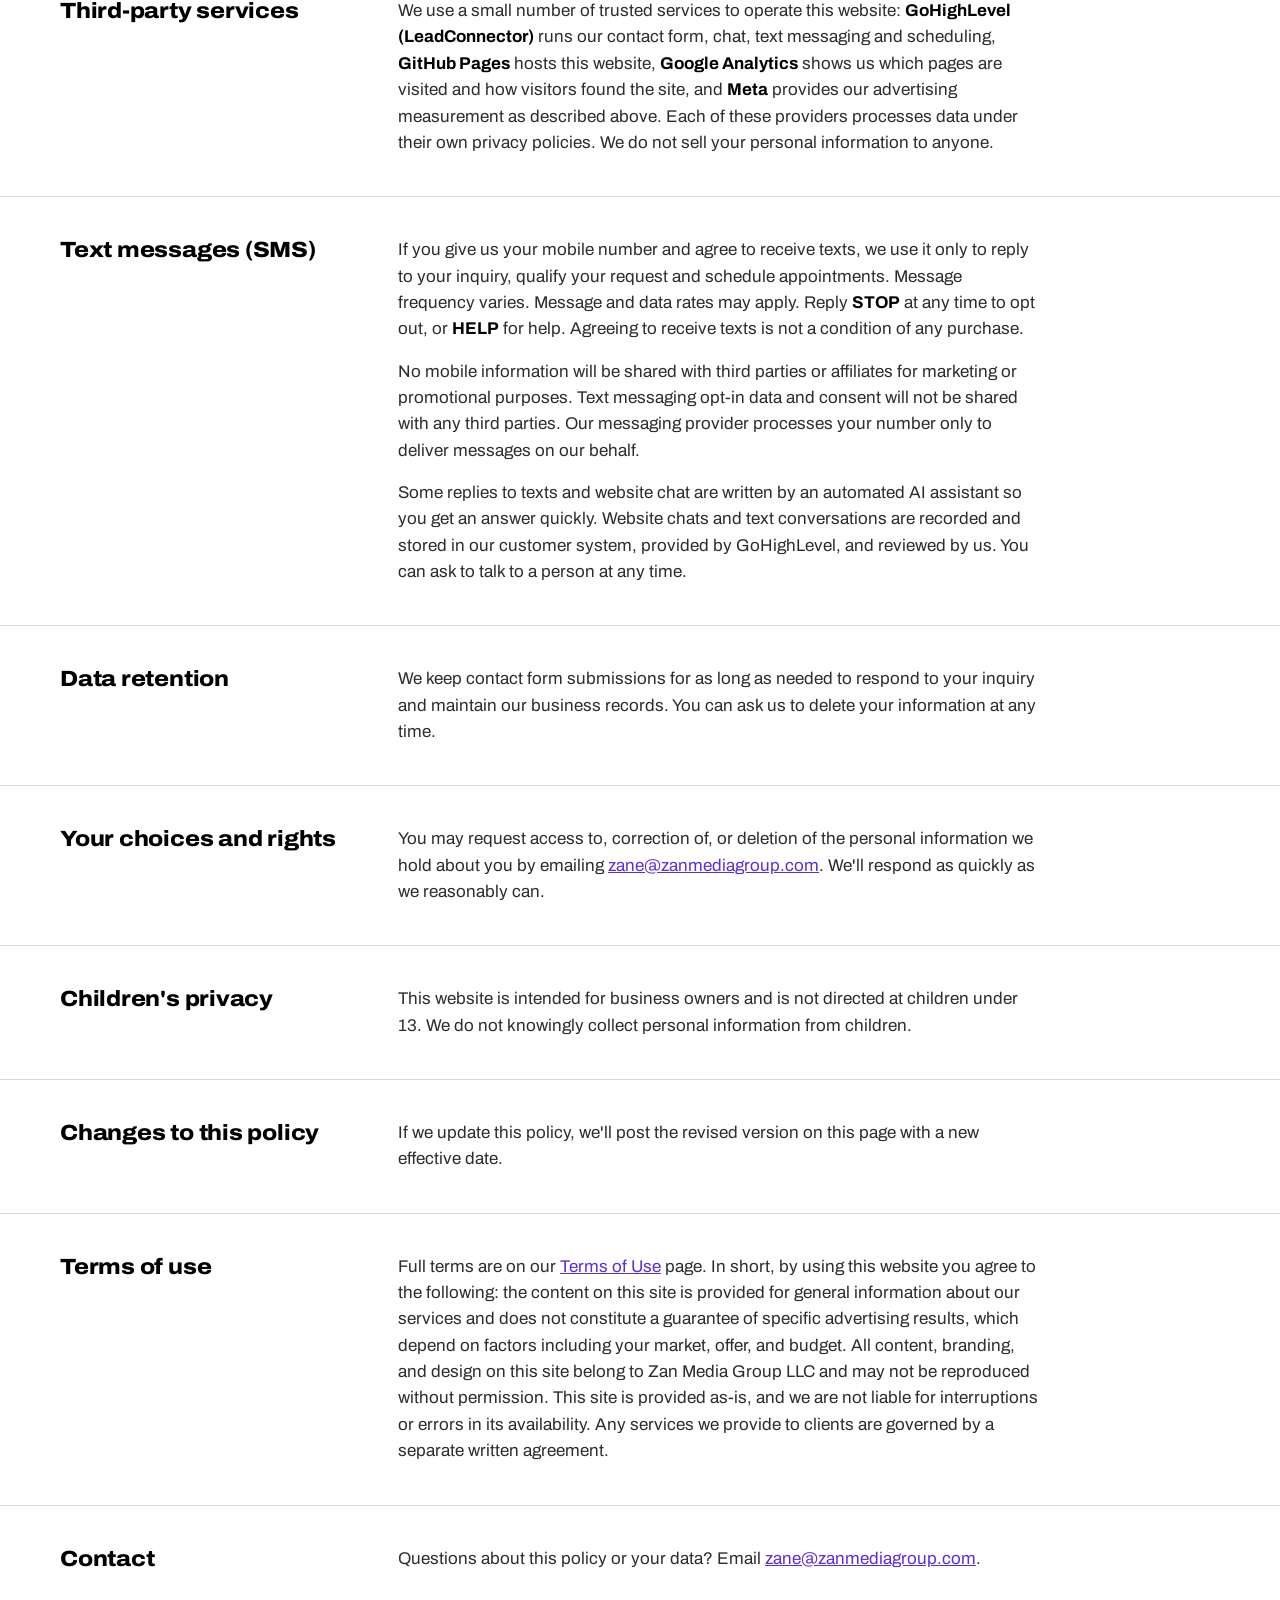
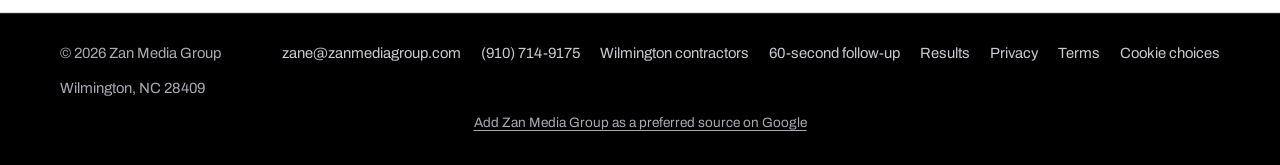
<file: privacy.html>
<!DOCTYPE html>
<html lang="en">
<head>
  <meta charset="UTF-8" />
  <meta name="viewport" content="width=device-width, initial-scale=1.0" />
  <title>Privacy Policy &amp; Terms | Zan Media Group</title>
  <meta name="description" content="How Zan Media Group collects, uses, and protects your information." />
  <link rel="icon" type="image/png" href="BlackLogoONLY.png" />
  <link rel="canonical" href="https://zanmediagroup.com/privacy.html" />
  <link rel="preload" href="fonts/archivo.woff2" as="font" type="font/woff2" crossorigin />
  <link rel="stylesheet" href="styles.css?v=20261012" />
  <script src="/consent.js?v=20261027"></script>
  <meta property="og:title" content="Privacy Policy | Zan Media Group" />
  <meta property="og:image" content="https://zanmediagroup.com/og-image.png" />
  <meta property="og:site_name" content="Zan Media Group" />

</head>
<body>
  <a class="skip-link" href="#main">Skip to content</a>

  <div class="content">

    <nav class="nav" aria-label="Main">
      <a class="nav-logo" href="/" aria-label="Zan Media Group home">
        <img src="BlackLogoONLY.png" alt="" />
        <span class="nav-logo-text">Zan Media Group</span>
      </a>
      <div class="nav-right">
        <a class="nav-link" href="services.html">Services</a>
        <a class="nav-link" href="about.html">About</a>
        <a class="nav-link nav-phone" href="tel:+19107149175">(910)&nbsp;714-9175</a>
        <a class="nav-cta" href="get-started.html">Get Started</a>
      </div>
    </nav>

    <main id="main">

    <section class="page-hero">
      <h1 class="hero-h1">Privacy Policy<br><span>&amp; Terms of Use</span></h1>
    </section>

    <section class="detail-section">
      <div class="detail-inner">
        <div class="detail-label"></div>
        <div class="detail-body">
          <p class="legal-meta">Effective date: June 11, 2026 · Updated October 27, 2026 · Zan Media Group LLC, Wilmington, NC</p>
        </div>
      </div>
    </section>

    <section class="detail-section">
      <div class="detail-inner">
        <div class="detail-label">
          <h2 class="detail-h2">Information we collect</h2>
        </div>
        <div class="detail-body">
          <p class="detail-p">When you submit our contact form, start a chat on this site, or fill out one of our lead forms on Facebook or Instagram, we collect the information you provide: your name, business name, type of business, phone number, and email address, along with the messages you send us. If you accept cookies, we also collect standard website usage information through cookies and similar technologies, such as the pages you visit and how you arrived at our site.</p>
        </div>
      </div>
    </section>

    <section class="detail-section">
      <div class="detail-inner">
        <div class="detail-label">
          <h2 class="detail-h2">How we use your information</h2>
        </div>
        <div class="detail-body">
          <p class="detail-p">We use your contact information to respond to your inquiry, discuss our services with you, and follow up about working together. We use website usage data to understand how visitors use our site and to measure and improve our advertising.</p>
        </div>
      </div>
    </section>

    <section class="detail-section">
      <div class="detail-inner">
        <div class="detail-label">
          <h2 class="detail-h2">Meta Pixel and advertising</h2>
        </div>
        <div class="detail-body">
          <p class="detail-p">If you accept cookies, this website uses the Meta Pixel, a tool provided by Meta Platforms, Inc., to measure the effectiveness of our advertising on Facebook and Instagram. The Pixel collects information such as pages visited and actions taken on our site. When you submit our contact form or start a chat, the Pixel records that a lead was submitted so we can measure which ads work. When you start a chat, it may also receive a scrambled (hashed) version of your email address and name so Meta can match the lead to our ads. We do not send your phone number or text messaging consent to Meta. If you decline cookies, the Pixel does not load. You can learn more about how Meta handles this data in <a href="https://www.facebook.com/privacy/policy/" rel="noopener">Meta's Privacy Policy</a>, and you can adjust your ad preferences in your Facebook settings.</p>
        </div>
      </div>
    </section>

    <section class="detail-section">
      <div class="detail-inner">
        <div class="detail-label">
          <h2 class="detail-h2" id="cookies">Cookies</h2>
        </div>
        <div class="detail-body">
          <p class="detail-p">When you first visit, we ask whether you accept cookies. Google Analytics and the Meta Pixel do not load, and set no cookies, unless you tap Accept. If you tap Decline or make no choice, they stay off. We remember your choice in your browser for 12 months, and you can change it at any time with <a href="#cookies" data-cookie-settings>Cookie choices</a>, also at the bottom of every page. If your browser sends a Global Privacy Control signal, we treat it as Decline.</p>
          <p class="detail-p">If you accept, Google Analytics sets cookies to tell visits apart and does not receive your name, phone number or email from our forms, and the Meta Pixel works as described above. Our contact forms, chat and scheduling are provided by GoHighLevel and are needed for those features to work. You can also delete cookies through your browser settings at any time. Declining cookies will not prevent you from using this site or contacting us.</p>
        </div>
      </div>
    </section>

    <section class="detail-section">
      <div class="detail-inner">
        <div class="detail-label">
          <h2 class="detail-h2">Third-party services</h2>
        </div>
        <div class="detail-body">
          <p class="detail-p">We use a small number of trusted services to operate this website: <strong>GoHighLevel (LeadConnector)</strong> runs our contact form, chat, text messaging and scheduling, <strong>GitHub Pages</strong> hosts this website, <strong>Google Analytics</strong> shows us which pages are visited and how visitors found the site, and <strong>Meta</strong> provides our advertising measurement as described above. Each of these providers processes data under their own privacy policies. We do not sell your personal information to anyone.</p>
        </div>
      </div>
    </section>

    <section class="detail-section">
      <div class="detail-inner">
        <div class="detail-label">
          <h2 class="detail-h2">Text messages (SMS)</h2>
        </div>
        <div class="detail-body">
          <p class="detail-p">If you give us your mobile number and agree to receive texts, we use it only to reply to your inquiry, qualify your request and schedule appointments. Message frequency varies. Message and data rates may apply. Reply <strong>STOP</strong> at any time to opt out, or <strong>HELP</strong> for help. Agreeing to receive texts is not a condition of any purchase.</p>
          <p class="detail-p">No mobile information will be shared with third parties or affiliates for marketing or promotional purposes. Text messaging opt-in data and consent will not be shared with any third parties. Our messaging provider processes your number only to deliver messages on our behalf.</p>
          <p class="detail-p">Some replies to texts and website chat are written by an automated AI assistant so you get an answer quickly. Website chats and text conversations are recorded and stored in our customer system, provided by GoHighLevel, and reviewed by us. You can ask to talk to a person at any time.</p>
        </div>
      </div>
    </section>

    <section class="detail-section">
      <div class="detail-inner">
        <div class="detail-label">
          <h2 class="detail-h2">Data retention</h2>
        </div>
        <div class="detail-body">
          <p class="detail-p">We keep contact form submissions for as long as needed to respond to your inquiry and maintain our business records. You can ask us to delete your information at any time.</p>
        </div>
      </div>
    </section>

    <section class="detail-section">
      <div class="detail-inner">
        <div class="detail-label">
          <h2 class="detail-h2">Your choices and rights</h2>
        </div>
        <div class="detail-body">
          <p class="detail-p">You may request access to, correction of, or deletion of the personal information we hold about you by emailing <a href="mailto:zane@zanmediagroup.com">zane@zanmediagroup.com</a>. We'll respond as quickly as we reasonably can.</p>
        </div>
      </div>
    </section>

    <section class="detail-section">
      <div class="detail-inner">
        <div class="detail-label">
          <h2 class="detail-h2">Children's privacy</h2>
        </div>
        <div class="detail-body">
          <p class="detail-p">This website is intended for business owners and is not directed at children under 13. We do not knowingly collect personal information from children.</p>
        </div>
      </div>
    </section>

    <section class="detail-section">
      <div class="detail-inner">
        <div class="detail-label">
          <h2 class="detail-h2">Changes to this policy</h2>
        </div>
        <div class="detail-body">
          <p class="detail-p">If we update this policy, we'll post the revised version on this page with a new effective date.</p>
        </div>
      </div>
    </section>

    <section class="detail-section" id="terms">
      <div class="detail-inner">
        <div class="detail-label">
          <h2 class="detail-h2">Terms of use</h2>
        </div>
        <div class="detail-body">
          <p class="detail-p">Full terms are on our <a href="terms.html">Terms of Use</a> page. In short, by using this website you agree to the following: the content on this site is provided for general information about our services and does not constitute a guarantee of specific advertising results, which depend on factors including your market, offer, and budget. All content, branding, and design on this site belong to Zan Media Group LLC and may not be reproduced without permission. This site is provided as-is, and we are not liable for interruptions or errors in its availability. Any services we provide to clients are governed by a separate written agreement.</p>
        </div>
      </div>
    </section>

    <section class="detail-section">
      <div class="detail-inner">
        <div class="detail-label">
          <h2 class="detail-h2">Contact</h2>
        </div>
        <div class="detail-body">
          <p class="detail-p">Questions about this policy or your data? Email <a href="mailto:zane@zanmediagroup.com">zane@zanmediagroup.com</a>.</p>
        </div>
      </div>
    </section>
    </main>

    <footer class="footer">
      <span class="footer-copy">© 2026 Zan Media Group</span>
      <div class="footer-links">
        <a href="mailto:zane@zanmediagroup.com">zane@zanmediagroup.com</a>
        <a href="tel:+19107149175">(910)&nbsp;714-9175</a>
        <a href="facebook-ads-wilmington-nc.html">Wilmington contractors</a>
        <a href="speed-to-lead-wilmington-nc.html">60-second follow-up</a>
        <a href="results.html">Results</a>
        <a href="privacy.html">Privacy</a>
        <a href="terms.html">Terms</a>
        <a href="/privacy.html#cookies" data-cookie-settings>Cookie choices</a>
      </div>
      <span class="footer-loc">Wilmington, NC 28409</span>
      <a class="footer-pref" href="https://www.google.com/preferences/source?q=zanmediagroup.com" target="_blank" rel="noopener">Add Zan Media Group as a preferred source on Google</a>
    </footer>

  </div>
</body>
</html>
</file>
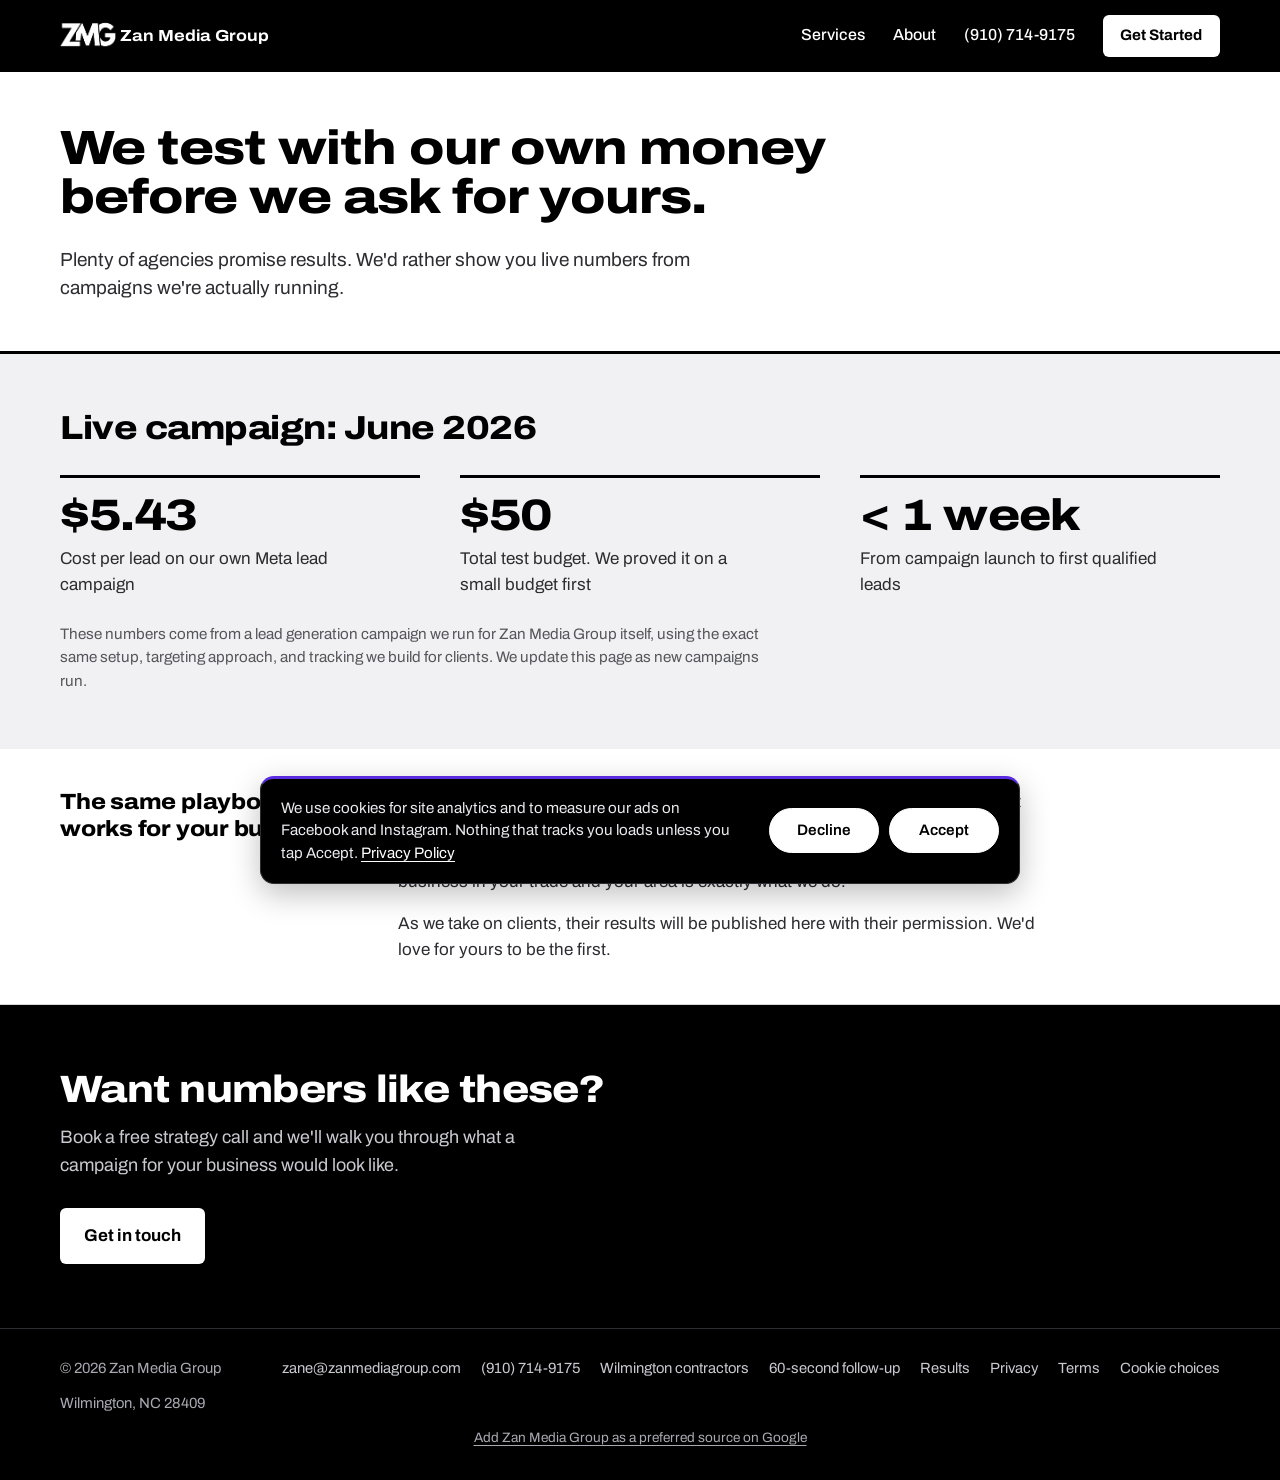
<file: results.html>
<!DOCTYPE html>
<html lang="en">
<head>
  <meta charset="UTF-8" />
  <meta name="viewport" content="width=device-width, initial-scale=1.0" />
  <title>Meta Lead Ad Results for Contractors | Zan Media Group</title>
  <meta name="description" content="Live numbers from our own Meta lead campaign: $5.43 cost per lead, first leads in under a week. The same setup we build for contractors." />
  <link rel="icon" type="image/png" href="BlackLogoONLY.png" />
  <link rel="canonical" href="https://zanmediagroup.com/results.html" />

  <!-- Open Graph -->
  <meta property="og:type"        content="website" />
  <meta property="og:url"         content="https://zanmediagroup.com/results.html" />
  <meta property="og:title"       content="Meta Lead Ad Results for Contractors | Zan Media Group" />
  <meta property="og:description" content="Live numbers from our own Meta lead campaign: $5.43 cost per lead, first leads in under a week. The same setup we build for contractors." />
  <meta property="og:image"       content="https://zanmediagroup.com/og-image.png" />
  <meta property="og:image:width"  content="1200" />
  <meta property="og:image:height" content="630" />
  <meta name="twitter:card"       content="summary_large_image" />
  <meta property="og:site_name"   content="Zan Media Group" />

  <link rel="preload" href="fonts/archivo.woff2" as="font" type="font/woff2" crossorigin />
  <link rel="stylesheet" href="styles.css?v=20261012" />
  <script src="/consent.js?v=20261027"></script>

</head>
<body>
  <a class="skip-link" href="#main">Skip to content</a>

  <div class="content">

    <nav class="nav" aria-label="Main">
      <a class="nav-logo" href="/" aria-label="Zan Media Group home">
        <img src="BlackLogoONLY.png" alt="" />
        <span class="nav-logo-text">Zan Media Group</span>
      </a>
      <div class="nav-right">
        <a class="nav-link" href="services.html">Services</a>
        <a class="nav-link" href="about.html">About</a>
        <a class="nav-link nav-phone" href="tel:+19107149175">(910)&nbsp;714-9175</a>
        <a class="nav-cta" href="get-started.html">Get Started</a>
      </div>
    </nav>

    <main id="main">

    <section class="page-hero">
      <h1 class="hero-h1">We test with our own money<br><span>before we ask for yours.</span></h1>
      <p class="hero-sub">Plenty of agencies promise results. We'd rather show you live numbers from campaigns we're actually running.</p>
    </section>

    <section class="gray-band">
      <h2 class="section-label">Live campaign: June 2026</h2>
      <div class="stats-grid">
        <div class="stat-card">
          <p class="stat-value">$5.43</p>
          <p class="stat-label">Cost per lead on our own Meta lead campaign</p>
        </div>
        <div class="stat-card">
          <p class="stat-value">$50</p>
          <p class="stat-label">Total test budget. We proved it on a small budget first</p>
        </div>
        <div class="stat-card">
          <p class="stat-value">&lt; 1 week</p>
          <p class="stat-label">From campaign launch to first qualified leads</p>
        </div>
      </div>
      <p class="stat-note">These numbers come from a lead generation campaign we run for Zan Media Group itself, using the exact same setup, targeting approach, and tracking we build for clients. We update this page as new campaigns run.</p>
    </section>

    <section class="detail-section">
      <div class="detail-inner">
        <div class="detail-label">
          <h2 class="detail-h2">The same playbook works for your business</h2>
        </div>
        <div class="detail-body">
          <p class="detail-p">For a contractor, the math is simple. If a roofing job is worth $8,000 and leads cost even $30 each, <strong>one closed job pays for months of advertising</strong>. The campaign above proves the system works at a small budget. Scaling it up for a service business in your trade and your area is exactly what we do.</p>
          <p class="detail-p">As we take on clients, their results will be published here with their permission. We'd love for yours to be the first.</p>
        </div>
      </div>
    </section>

    <section class="contact-band">
      <div class="contact-inner">
        <h2 class="contact-h2">Want numbers like these?</h2>
        <p class="contact-p">Book a free strategy call and we'll walk you through what a campaign for your business would look like.</p>
        <a class="hero-btn" href="/#contact">Get in touch</a>
      </div>
    </section>
    </main>

    <footer class="footer">
      <span class="footer-copy">© 2026 Zan Media Group</span>
      <div class="footer-links">
        <a href="mailto:zane@zanmediagroup.com">zane@zanmediagroup.com</a>
        <a href="tel:+19107149175">(910)&nbsp;714-9175</a>
        <a href="facebook-ads-wilmington-nc.html">Wilmington contractors</a>
        <a href="speed-to-lead-wilmington-nc.html">60-second follow-up</a>
        <a href="results.html">Results</a>
        <a href="privacy.html">Privacy</a>
        <a href="terms.html">Terms</a>
        <a href="/privacy.html#cookies" data-cookie-settings>Cookie choices</a>
      </div>
      <span class="footer-loc">Wilmington, NC 28409</span>
      <a class="footer-pref" href="https://www.google.com/preferences/source?q=zanmediagroup.com" target="_blank" rel="noopener">Add Zan Media Group as a preferred source on Google</a>
    </footer>

  </div>
</body>
</html>
</file>
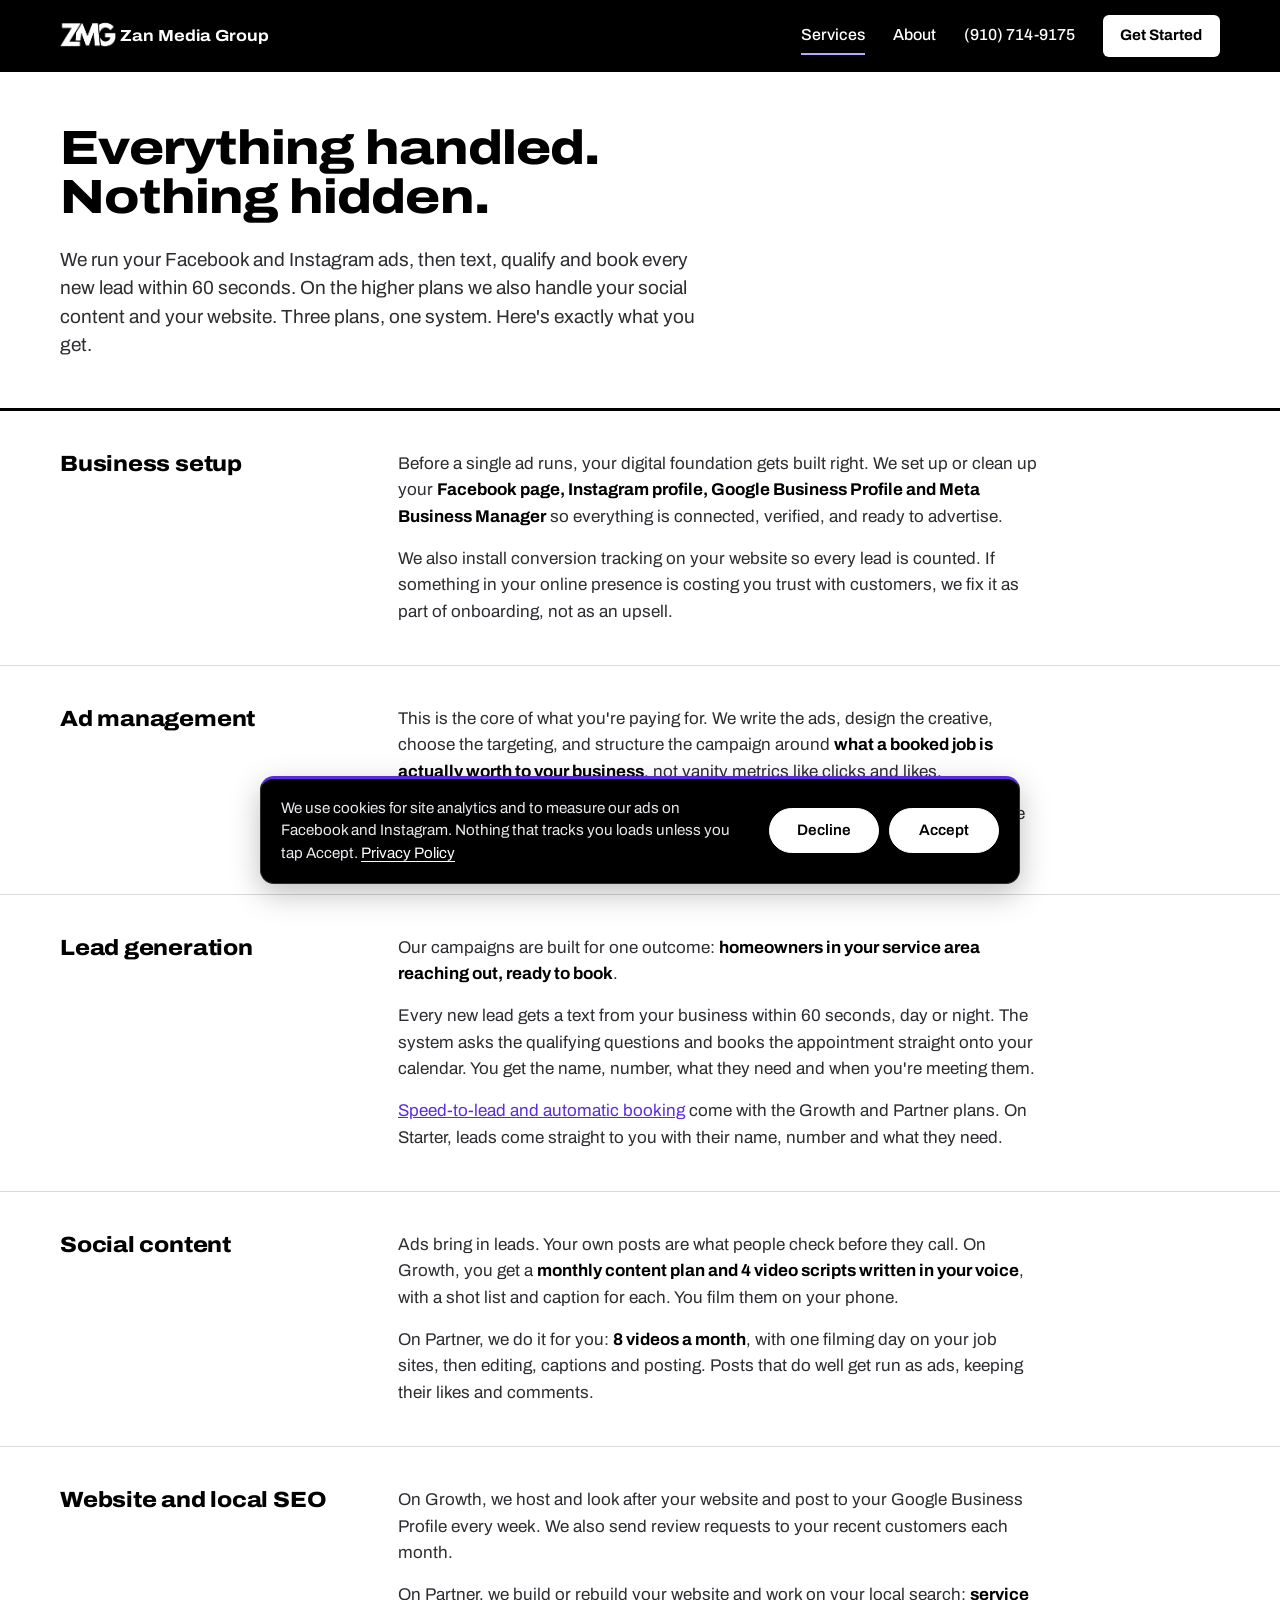
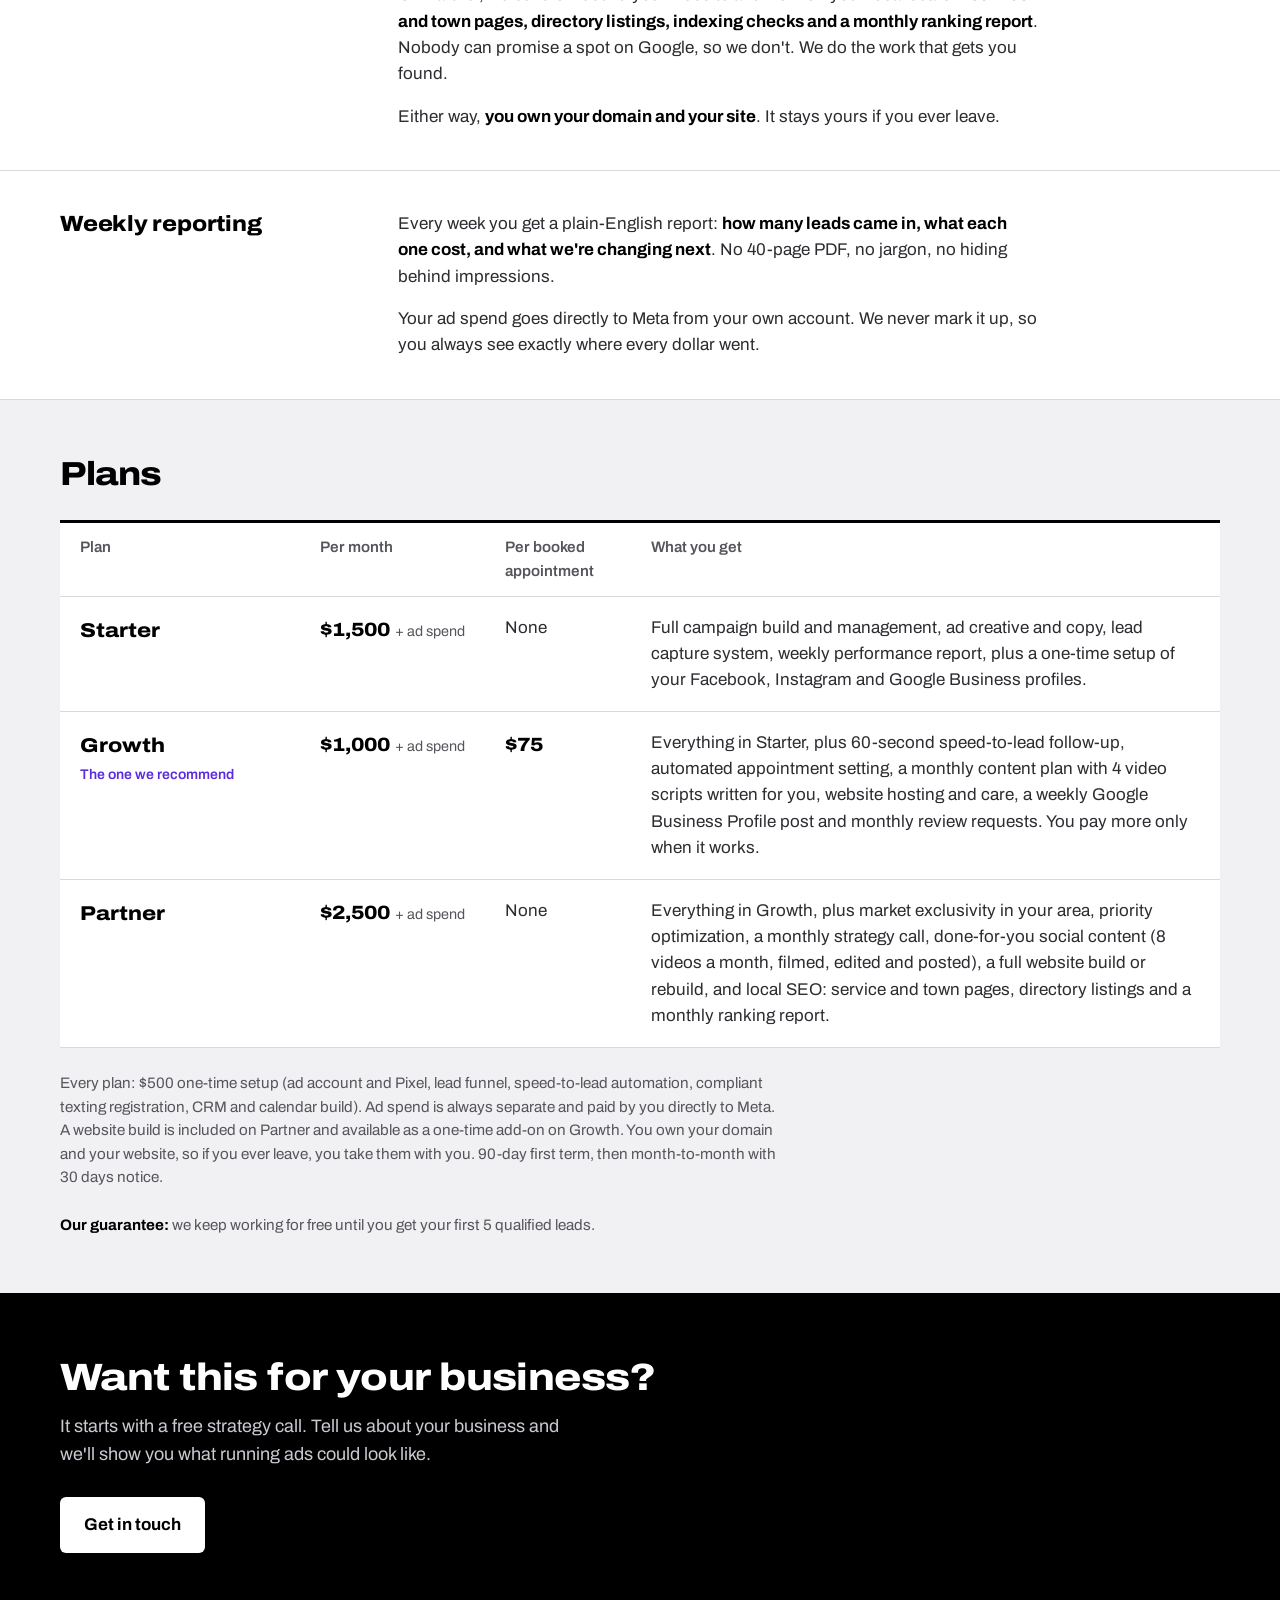
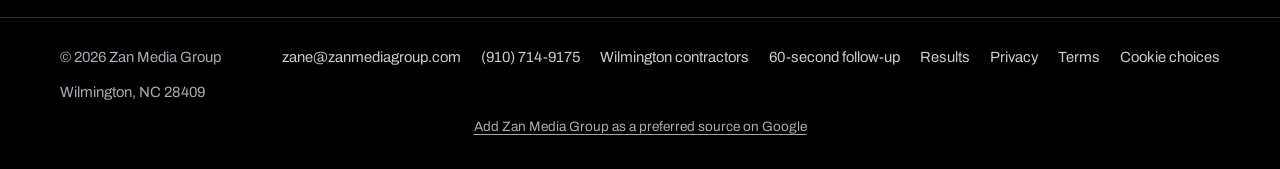
<file: services.html>
<!DOCTYPE html>
<html lang="en">
<head>
  <meta charset="UTF-8" />
  <meta name="viewport" content="width=device-width, initial-scale=1.0" />
  <title>Meta Ads Plans and Pricing for Contractors | Zan Media Group</title>
  <meta name="description" content="Three plans from $1,000/mo plus ad spend: Meta ad management, 60-second lead follow-up and automatic appointment booking for home-service contractors." />
  <link rel="icon" type="image/png" href="BlackLogoONLY.png" />
  <link rel="canonical" href="https://zanmediagroup.com/services.html" />

  <!-- Open Graph -->
  <meta property="og:type"        content="website" />
  <meta property="og:url"         content="https://zanmediagroup.com/services.html" />
  <meta property="og:title"       content="Meta Ads Plans and Pricing for Contractors | Zan Media Group" />
  <meta property="og:description" content="Three plans from $1,000/mo plus ad spend: Meta ad management, 60-second lead follow-up and automatic appointment booking for home-service contractors." />
  <meta property="og:image"       content="https://zanmediagroup.com/og-image.png" />
  <meta property="og:image:width"  content="1200" />
  <meta property="og:image:height" content="630" />
  <meta name="twitter:card"       content="summary_large_image" />
  <meta property="og:site_name"   content="Zan Media Group" />

  <!-- Structured Data: Service and plans -->
  <script type="application/ld+json">
  {
    "@context": "https://schema.org",
    "@type": "Service",
    "serviceType": "Meta ads lead generation for home-service contractors",
    "provider": {
      "@id": "https://zanmediagroup.com/#business"
    },
    "areaServed": [
      {
        "@type": "City",
        "name": "Wilmington, NC"
      },
      {
        "@type": "City",
        "name": "Castle Hayne, NC"
      },
      {
        "@type": "City",
        "name": "Ogden, NC"
      },
      {
        "@type": "City",
        "name": "Wrightsville Beach, NC"
      },
      {
        "@type": "City",
        "name": "Leland, NC"
      },
      {
        "@type": "City",
        "name": "Southport, NC"
      },
      {
        "@type": "City",
        "name": "Oak Island, NC"
      },
      {
        "@type": "City",
        "name": "Carolina Beach, NC"
      },
      {
        "@type": "City",
        "name": "Kure Beach, NC"
      },
      {
        "@type": "City",
        "name": "Hampstead, NC"
      },
      {
        "@type": "City",
        "name": "Surf City, NC"
      },
      {
        "@type": "City",
        "name": "Burgaw, NC"
      },
      {
        "@type": "City",
        "name": "Jacksonville, NC"
      }
    ],
    "hasOfferCatalog": {
      "@type": "OfferCatalog",
      "name": "Plans",
      "itemListElement": [
        {
          "@type": "Offer",
          "name": "Starter",
          "price": "1500",
          "priceCurrency": "USD",
          "description": "Per month plus ad spend. Campaign build and management, ad creative and copy, lead capture system, weekly performance report, and a one-time setup of the Facebook, Instagram and Google Business profiles."
        },
        {
          "@type": "Offer",
          "name": "Growth",
          "price": "1000",
          "priceCurrency": "USD",
          "description": "Per month plus $75 per booked appointment and ad spend. Everything in Starter, plus 60-second speed-to-lead follow-up, automated appointment setting, a monthly content plan with 4 video scripts, website hosting and care, a weekly Google Business Profile post and monthly review requests."
        },
        {
          "@type": "Offer",
          "name": "Partner",
          "price": "2500",
          "priceCurrency": "USD",
          "description": "Per month plus ad spend. Everything in Growth, plus market exclusivity, priority optimization, a monthly strategy call, done-for-you social content (8 videos a month, filmed, edited and posted), a full website build or rebuild, and local SEO with service and town pages, directory listings and a monthly ranking report."
        }
      ]
    }
  }
  </script>
  <link rel="preload" href="fonts/archivo.woff2" as="font" type="font/woff2" crossorigin />
  <link rel="stylesheet" href="styles.css?v=20261012" />
  <script src="/consent.js?v=20261027"></script>

</head>
<body>
  <a class="skip-link" href="#main">Skip to content</a>

  <div class="content">

    <nav class="nav" aria-label="Main">
      <a class="nav-logo" href="/" aria-label="Zan Media Group home">
        <img src="BlackLogoONLY.png" alt="" />
        <span class="nav-logo-text">Zan Media Group</span>
      </a>
      <div class="nav-right">
        <a class="nav-link active" href="services.html">Services</a>
        <a class="nav-link" href="about.html">About</a>
        <a class="nav-link nav-phone" href="tel:+19107149175">(910)&nbsp;714-9175</a>
        <a class="nav-cta" href="get-started.html">Get Started</a>
      </div>
    </nav>

    <main id="main">

    <section class="page-hero">
      <h1 class="hero-h1">Everything handled.<br><span>Nothing hidden.</span></h1>
      <p class="hero-sub">We run your Facebook and Instagram ads, then text, qualify and book every new lead within 60 seconds. On the higher plans we also handle your social content and your website. Three plans, one system. Here&#39;s exactly what you get.</p>
    </section>

    <section class="detail-section">
      <div class="detail-inner">
        <div class="detail-label">
          <h2 class="detail-h2">Business setup</h2>
        </div>
        <div class="detail-body">
          <p class="detail-p">Before a single ad runs, your digital foundation gets built right. We set up or clean up your <strong>Facebook page, Instagram profile, Google Business Profile and Meta Business Manager</strong> so everything is connected, verified, and ready to advertise.</p>
          <p class="detail-p">We also install conversion tracking on your website so every lead is counted. If something in your online presence is costing you trust with customers, we fix it as part of onboarding, not as an upsell.</p>
        </div>
      </div>
    </section>

    <section class="detail-section">
      <div class="detail-inner">
        <div class="detail-label">
          <h2 class="detail-h2">Ad management</h2>
        </div>
        <div class="detail-body">
          <p class="detail-p">This is the core of what you're paying for. We write the ads, design the creative, choose the targeting, and structure the campaign around <strong>what a booked job is actually worth to your business</strong>, not vanity metrics like clicks and likes.</p>
          <p class="detail-p">Campaigns get checked and adjusted on an ongoing basis. Ads that work get more budget. Ads that don't get cut. You never have to log into Ads Manager yourself.</p>
        </div>
      </div>
    </section>

    <section class="detail-section">
      <div class="detail-inner">
        <div class="detail-label">
          <h2 class="detail-h2">Lead generation</h2>
        </div>
        <div class="detail-body">
          <p class="detail-p">Our campaigns are built for one outcome: <strong>homeowners in your service area reaching out, ready to book</strong>. </p>
          <p class="detail-p">Every new lead gets a text from your business within 60 seconds, day or night. The system asks the qualifying questions and books the appointment straight onto your calendar. You get the name, number, what they need and when you&#39;re meeting them.</p>
          <p class="detail-p"><a href="speed-to-lead-wilmington-nc.html">Speed-to-lead and automatic booking</a> come with the Growth and Partner plans. On Starter, leads come straight to you with their name, number and what they need.</p>
        </div>
      </div>
    </section>

    <section class="detail-section">
      <div class="detail-inner">
        <div class="detail-label">
          <h2 class="detail-h2">Social content</h2>
        </div>
        <div class="detail-body">
          <p class="detail-p">Ads bring in leads. Your own posts are what people check before they call. On Growth, you get a <strong>monthly content plan and 4 video scripts written in your voice</strong>, with a shot list and caption for each. You film them on your phone.</p>
          <p class="detail-p">On Partner, we do it for you: <strong>8 videos a month</strong>, with one filming day on your job sites, then editing, captions and posting. Posts that do well get run as ads, keeping their likes and comments.</p>
        </div>
      </div>
    </section>

    <section class="detail-section">
      <div class="detail-inner">
        <div class="detail-label">
          <h2 class="detail-h2">Website and local SEO</h2>
        </div>
        <div class="detail-body">
          <p class="detail-p">On Growth, we host and look after your website and post to your Google Business Profile every week. We also send review requests to your recent customers each month.</p>
          <p class="detail-p">On Partner, we build or rebuild your website and work on your local search: <strong>service and town pages, directory listings, indexing checks and a monthly ranking report</strong>. Nobody can promise a spot on Google, so we don&#39;t. We do the work that gets you found.</p>
          <p class="detail-p">Either way, <strong>you own your domain and your site</strong>. It stays yours if you ever leave.</p>
        </div>
      </div>
    </section>

    <section class="detail-section">
      <div class="detail-inner">
        <div class="detail-label">
          <h2 class="detail-h2">Weekly reporting</h2>
        </div>
        <div class="detail-body">
          <p class="detail-p">Every week you get a plain-English report: <strong>how many leads came in, what each one cost, and what we're changing next</strong>. No 40-page PDF, no jargon, no hiding behind impressions.</p>
          <p class="detail-p">Your ad spend goes directly to Meta from your own account. We never mark it up, so you always see exactly where every dollar went.</p>
        </div>
      </div>
    </section>

    <section class="gray-band" id="plans">
      <h2 class="section-label">Plans</h2>
      <table class="rates">
        <thead>
          <tr>
            <th scope="col">Plan</th>
            <th scope="col">Per month</th>
            <th scope="col">Per booked appointment</th>
            <th scope="col">What you get</th>
          </tr>
        </thead>
        <tbody>
          <tr>
            <th scope="row">Starter</th>
            <td class="rate-amt" data-label="Per month">$1,500 <small>+ ad spend</small></td>
            <td data-label="Per booked appointment">None</td>
            <td>Full campaign build and management, ad creative and copy, lead capture system, weekly performance report, plus a one-time setup of your Facebook, Instagram and Google Business profiles.</td>
          </tr>
          <tr>
            <th scope="row">Growth<small>The one we recommend</small></th>
            <td class="rate-amt" data-label="Per month">$1,000 <small>+ ad spend</small></td>
            <td class="rate-amt" data-label="Per booked appointment">$75</td>
            <td>Everything in Starter, plus 60-second speed-to-lead follow-up, automated appointment setting, a monthly content plan with 4 video scripts written for you, website hosting and care, a weekly Google Business Profile post and monthly review requests. You pay more only when it works.</td>
          </tr>
          <tr>
            <th scope="row">Partner</th>
            <td class="rate-amt" data-label="Per month">$2,500 <small>+ ad spend</small></td>
            <td data-label="Per booked appointment">None</td>
            <td>Everything in Growth, plus market exclusivity in your area, priority optimization, a monthly strategy call, done-for-you social content (8 videos a month, filmed, edited and posted), a full website build or rebuild, and local SEO: service and town pages, directory listings and a monthly ranking report.</td>
          </tr>
        </tbody>
      </table>
      <p class="stat-note">Every plan: $500 one-time setup (ad account and Pixel, lead funnel, speed-to-lead automation, compliant texting registration, CRM and calendar build). Ad spend is always separate and paid by you directly to Meta. A website build is included on Partner and available as a one-time add-on on Growth. You own your domain and your website, so if you ever leave, you take them with you. 90-day first term, then month-to-month with 30 days notice.</p>
      <p class="stat-note"><strong>Our guarantee:</strong> we keep working for free until you get your first 5 qualified leads.</p>
    </section>

    <section class="contact-band">
      <div class="contact-inner">
        <h2 class="contact-h2">Want this for your business?</h2>
        <p class="contact-p">It starts with a free strategy call. Tell us about your business and we'll show you what running ads could look like.</p>
        <a class="hero-btn" href="/#contact">Get in touch</a>
      </div>
    </section>
    </main>

    <footer class="footer">
      <span class="footer-copy">© 2026 Zan Media Group</span>
      <div class="footer-links">
        <a href="mailto:zane@zanmediagroup.com">zane@zanmediagroup.com</a>
        <a href="tel:+19107149175">(910)&nbsp;714-9175</a>
        <a href="facebook-ads-wilmington-nc.html">Wilmington contractors</a>
        <a href="speed-to-lead-wilmington-nc.html">60-second follow-up</a>
        <a href="results.html">Results</a>
        <a href="privacy.html">Privacy</a>
        <a href="terms.html">Terms</a>
        <a href="/privacy.html#cookies" data-cookie-settings>Cookie choices</a>
      </div>
      <span class="footer-loc">Wilmington, NC 28409</span>
      <a class="footer-pref" href="https://www.google.com/preferences/source?q=zanmediagroup.com" target="_blank" rel="noopener">Add Zan Media Group as a preferred source on Google</a>
    </footer>

  </div>
</body>
</html>
</file>
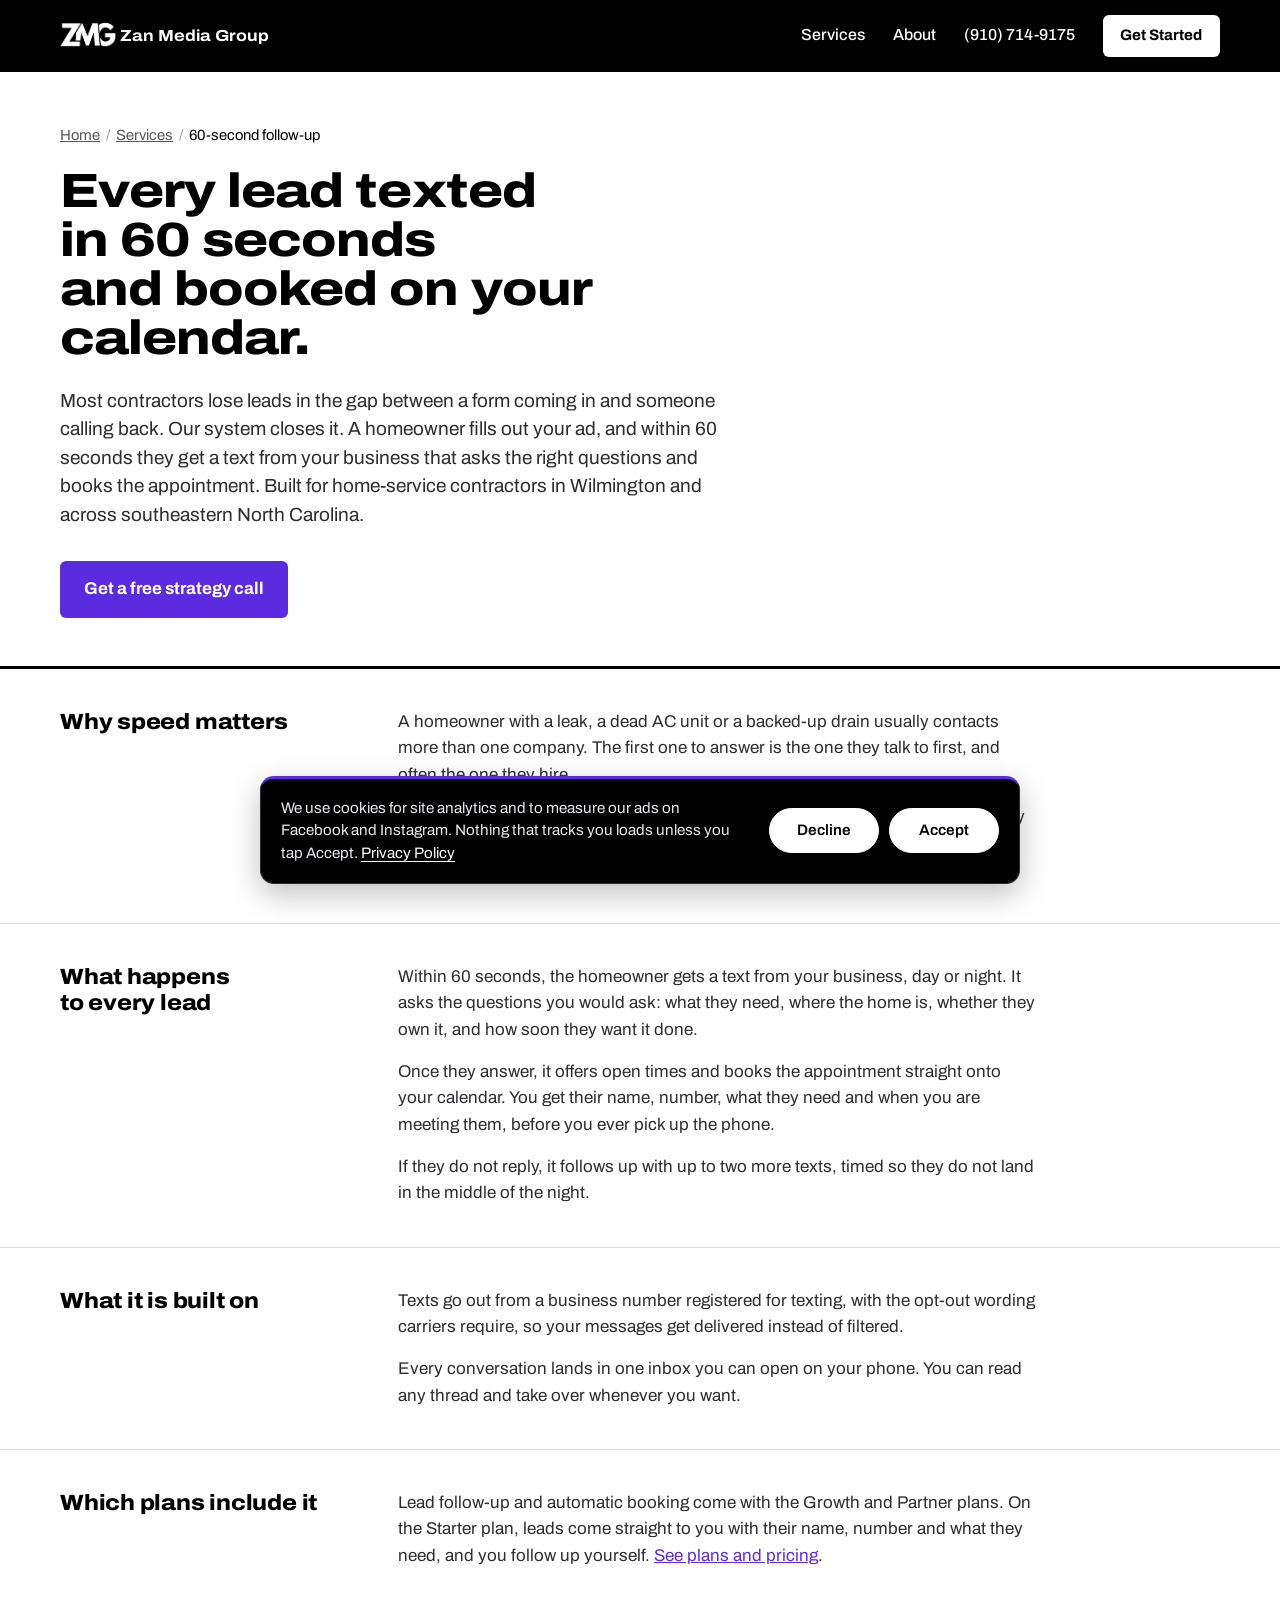
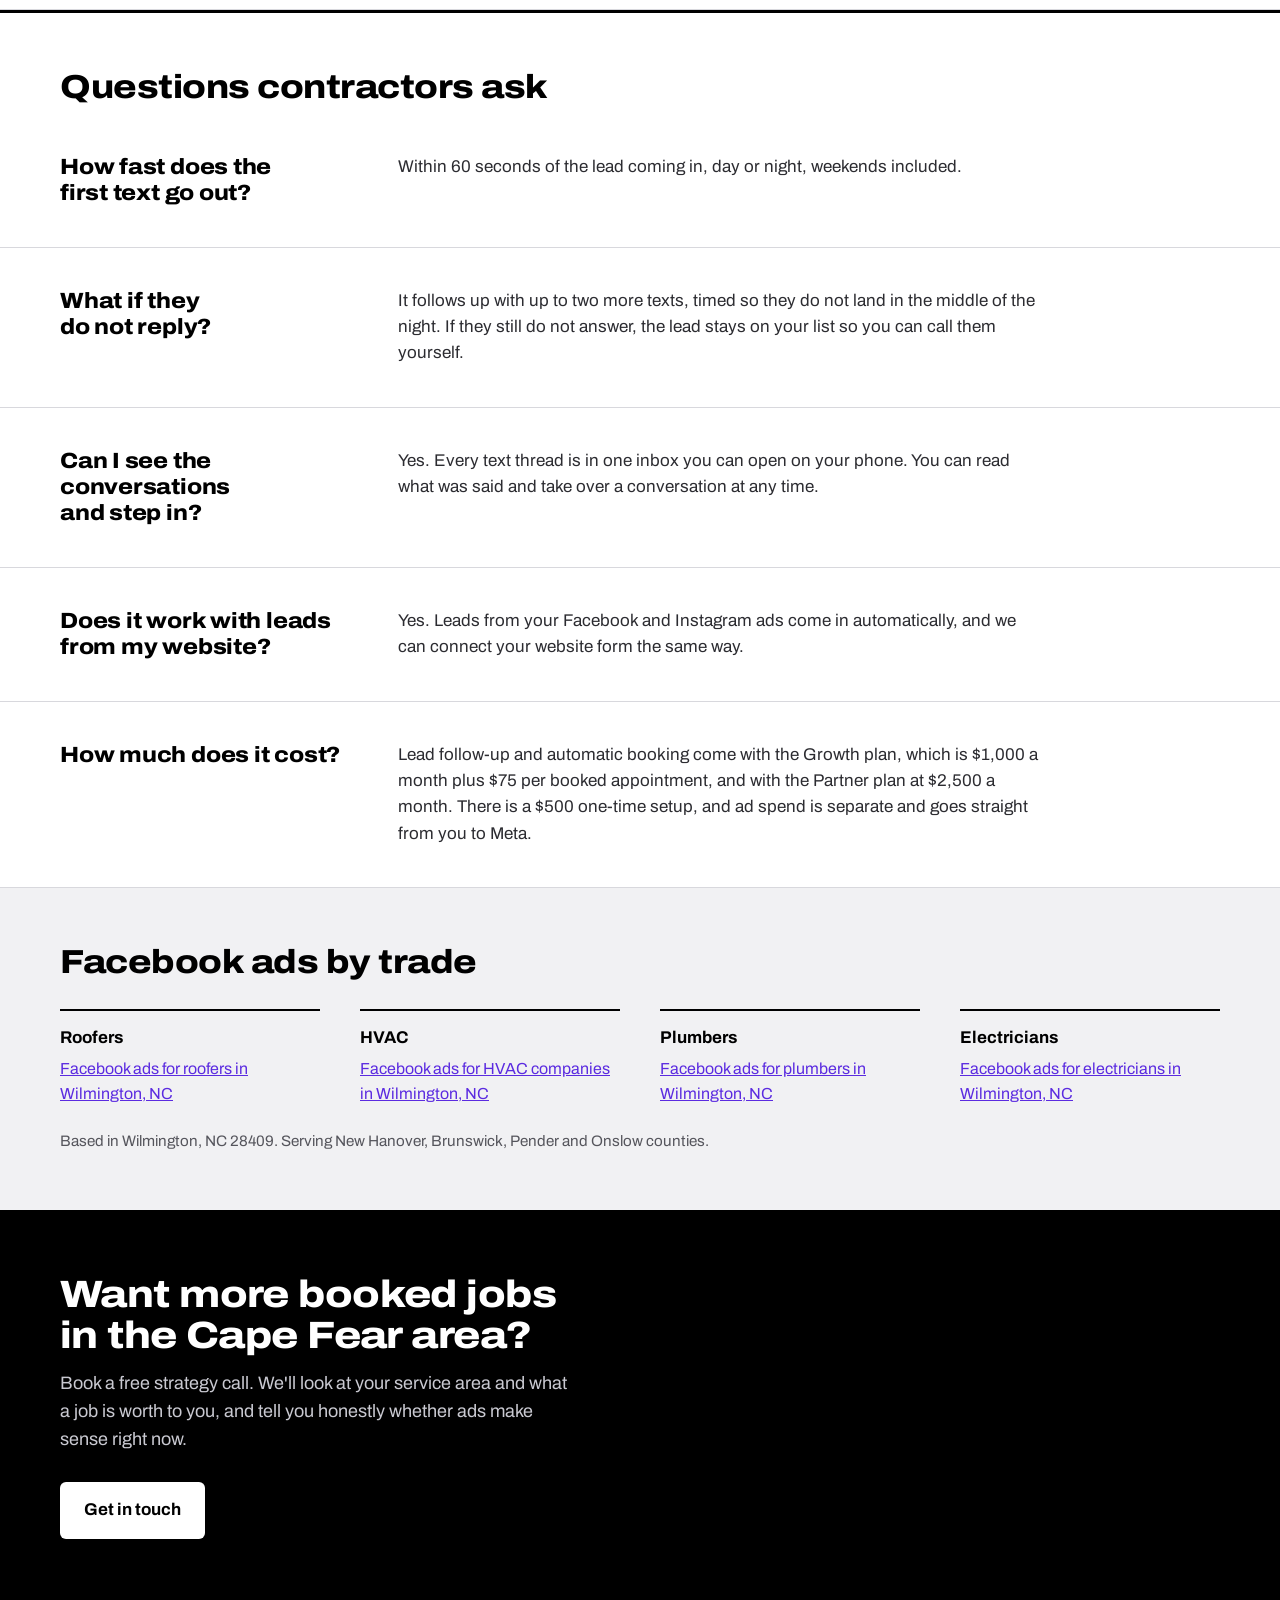
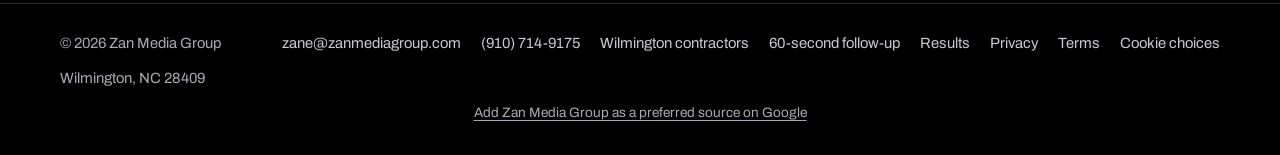
<file: speed-to-lead-wilmington-nc.html>
<!DOCTYPE html>
<html lang="en">
<head>
  <meta charset="UTF-8" />
  <meta name="viewport" content="width=device-width, initial-scale=1.0" />
  <title>Lead Follow-Up for Contractors in Wilmington, NC | Zan Media Group</title>
  <meta name="description" content="Every new lead texted from your business within 60 seconds, qualified and booked on your calendar. Lead follow-up for Wilmington, NC home-service contractors." />
  <link rel="icon" type="image/png" href="BlackLogoONLY.png" />
  <link rel="canonical" href="https://zanmediagroup.com/speed-to-lead-wilmington-nc.html" />

  <!-- Open Graph -->
  <meta property="og:type"        content="website" />
  <meta property="og:url"         content="https://zanmediagroup.com/speed-to-lead-wilmington-nc.html" />
  <meta property="og:title"       content="Lead Follow-Up for Contractors in Wilmington, NC | Zan Media Group" />
  <meta property="og:description" content="Every new lead texted from your business within 60 seconds, qualified and booked on your calendar. Lead follow-up for Wilmington, NC home-service contractors." />
  <meta property="og:image"       content="https://zanmediagroup.com/og-image.png" />
  <meta property="og:image:width"  content="1200" />
  <meta property="og:image:height" content="630" />
  <meta name="twitter:card"       content="summary_large_image" />
  <meta property="og:site_name"   content="Zan Media Group" />

  <!-- Structured Data: service -->
  <script type="application/ld+json">
  {
  "@context": "https://schema.org",
  "@type": "Service",
  "name": "60-second lead follow-up and appointment booking for contractors in Wilmington, NC",
  "serviceType": "Lead follow-up and automated appointment setting for home-service contractors",
  "provider": {
    "@id": "https://zanmediagroup.com/#business"
  },
  "url": "https://zanmediagroup.com/speed-to-lead-wilmington-nc.html",
  "areaServed": [
      {
        "@type": "City",
        "name": "Wilmington, NC"
      },
      {
        "@type": "City",
        "name": "Castle Hayne, NC"
      },
      {
        "@type": "City",
        "name": "Ogden, NC"
      },
      {
        "@type": "City",
        "name": "Wrightsville Beach, NC"
      },
      {
        "@type": "City",
        "name": "Leland, NC"
      },
      {
        "@type": "City",
        "name": "Southport, NC"
      },
      {
        "@type": "City",
        "name": "Oak Island, NC"
      },
      {
        "@type": "City",
        "name": "Carolina Beach, NC"
      },
      {
        "@type": "City",
        "name": "Kure Beach, NC"
      },
      {
        "@type": "City",
        "name": "Hampstead, NC"
      },
      {
        "@type": "City",
        "name": "Surf City, NC"
      },
      {
        "@type": "City",
        "name": "Burgaw, NC"
      },
      {
        "@type": "City",
        "name": "Jacksonville, NC"
      }
    ],
  "audience": {"@type": "BusinessAudience", "audienceType": "Home-service contractors"}
}
  </script>

  <!-- Structured Data: FAQ -->
  <script type="application/ld+json">
{
  "@context": "https://schema.org",
  "@type": "FAQPage",
  "mainEntity": [
    {
      "@type": "Question",
      "name": "How fast does the first text go out?",
      "acceptedAnswer": {
        "@type": "Answer",
        "text": "Within 60 seconds of the lead coming in, day or night, weekends included."
      }
    },
    {
      "@type": "Question",
      "name": "What if they do not reply?",
      "acceptedAnswer": {
        "@type": "Answer",
        "text": "It follows up with up to two more texts, timed so they do not land in the middle of the night. If they still do not answer, the lead stays on your list so you can call them yourself."
      }
    },
    {
      "@type": "Question",
      "name": "Can I see the conversations and step in?",
      "acceptedAnswer": {
        "@type": "Answer",
        "text": "Yes. Every text thread is in one inbox you can open on your phone. You can read what was said and take over a conversation at any time."
      }
    },
    {
      "@type": "Question",
      "name": "Does it work with leads from my website?",
      "acceptedAnswer": {
        "@type": "Answer",
        "text": "Yes. Leads from your Facebook and Instagram ads come in automatically, and we can connect your website form the same way."
      }
    },
    {
      "@type": "Question",
      "name": "How much does it cost?",
      "acceptedAnswer": {
        "@type": "Answer",
        "text": "Lead follow-up and automatic booking come with the Growth plan, which is $1,000 a month plus $75 per booked appointment, and with the Partner plan at $2,500 a month. There is a $500 one-time setup, and ad spend is separate and goes straight from you to Meta."
      }
    }
  ]
}
  </script>

  <link rel="preload" href="fonts/archivo.woff2" as="font" type="font/woff2" crossorigin />
  <link rel="stylesheet" href="styles.css?v=20261012" />
  <script src="/consent.js?v=20261027"></script>

  <script type="application/ld+json">
{
  "@context": "https://schema.org",
  "@type": "BreadcrumbList",
  "itemListElement": [
    {
      "@type": "ListItem",
      "position": 1,
      "name": "Home",
      "item": "https://zanmediagroup.com/"
    },
    {
      "@type": "ListItem",
      "position": 2,
      "name": "Services",
      "item": "https://zanmediagroup.com/services.html"
    },
    {
      "@type": "ListItem",
      "position": 3,
      "name": "60-second follow-up",
      "item": "https://zanmediagroup.com/speed-to-lead-wilmington-nc.html"
    }
  ]
}
  </script>
</head>
<body>
  <a class="skip-link" href="#main">Skip to content</a>

  <div class="content">

    <nav class="nav" aria-label="Main">
      <a class="nav-logo" href="/" aria-label="Zan Media Group home">
        <img src="BlackLogoONLY.png" alt="" />
        <span class="nav-logo-text">Zan Media Group</span>
      </a>
      <div class="nav-right">
        <a class="nav-link" href="services.html">Services</a>
        <a class="nav-link" href="about.html">About</a>
        <a class="nav-link nav-phone" href="tel:+19107149175">(910)&nbsp;714-9175</a>
        <a class="nav-cta" href="get-started.html">Get Started</a>
      </div>
    </nav>

    <main id="main">

    <section class="page-hero">
      <nav class="crumbs" aria-label="Breadcrumb"><ol><li><a href="/">Home</a></li><li><a href="services.html">Services</a></li><li aria-current="page">60-second follow-up</li></ol></nav>
      <h1 class="hero-h1">Every lead texted in 60 seconds<br><span>and booked on your calendar.</span></h1>
      <p class="hero-sub">Most contractors lose leads in the gap between a form coming in and someone calling back. Our system closes it. A homeowner fills out your ad, and within 60 seconds they get a text from your business that asks the right questions and books the appointment. Built for home-service contractors in Wilmington and across southeastern North Carolina.</p>
      <a class="hero-btn" href="/#contact">Get a free strategy call</a>
    </section>

    <section class="detail-section">
      <div class="detail-inner">
        <div class="detail-label">
          <h2 class="detail-h2">Why speed matters</h2>
        </div>
        <div class="detail-body">
          <p class="detail-p">A homeowner with a leak, a dead AC unit or a backed-up drain usually contacts more than one company. The first one to answer is the one they talk to first, and often the one they hire.</p>
          <p class="detail-p">You are on a roof, under a house or driving between jobs. You cannot pick up every call or answer every form the minute it comes in. The system answers for you, so the lead is already talking to your business while you finish the job in front of you.</p>
        </div>
      </div>
    </section>
    <section class="detail-section">
      <div class="detail-inner">
        <div class="detail-label">
          <h2 class="detail-h2">What happens to every lead</h2>
        </div>
        <div class="detail-body">
          <p class="detail-p">Within 60 seconds, the homeowner gets a text from your business, day or night. It asks the questions you would ask: what they need, where the home is, whether they own it, and how soon they want it done.</p>
          <p class="detail-p">Once they answer, it offers open times and books the appointment straight onto your calendar. You get their name, number, what they need and when you are meeting them, before you ever pick up the phone.</p>
          <p class="detail-p">If they do not reply, it follows up with up to two more texts, timed so they do not land in the middle of the night.</p>
        </div>
      </div>
    </section>
    <section class="detail-section">
      <div class="detail-inner">
        <div class="detail-label">
          <h2 class="detail-h2">What it is built on</h2>
        </div>
        <div class="detail-body">
          <p class="detail-p">Texts go out from a business number registered for texting, with the opt-out wording carriers require, so your messages get delivered instead of filtered.</p>
          <p class="detail-p">Every conversation lands in one inbox you can open on your phone. You can read any thread and take over whenever you want.</p>
        </div>
      </div>
    </section>
    <section class="detail-section">
      <div class="detail-inner">
        <div class="detail-label">
          <h2 class="detail-h2">Which plans include it</h2>
        </div>
        <div class="detail-body">
          <p class="detail-p">Lead follow-up and automatic booking come with the Growth and Partner plans. On the Starter plan, leads come straight to you with their name, number and what they need, and you follow up yourself. <a href="services.html#plans">See plans and pricing</a>.</p>
        </div>
      </div>
    </section>

    <section class="faq-head">
      <h2 class="section-label">Questions contractors ask</h2>
    </section>

    <section class="detail-section">
      <div class="detail-inner">
        <div class="detail-label">
          <h2 class="detail-h2">How fast does the first text go out?</h2>
        </div>
        <div class="detail-body">
          <p class="detail-p">Within 60 seconds of the lead coming in, day or night, weekends included.</p>
        </div>
      </div>
    </section>
    <section class="detail-section">
      <div class="detail-inner">
        <div class="detail-label">
          <h2 class="detail-h2">What if they do not reply?</h2>
        </div>
        <div class="detail-body">
          <p class="detail-p">It follows up with up to two more texts, timed so they do not land in the middle of the night. If they still do not answer, the lead stays on your list so you can call them yourself.</p>
        </div>
      </div>
    </section>
    <section class="detail-section">
      <div class="detail-inner">
        <div class="detail-label">
          <h2 class="detail-h2">Can I see the conversations and step in?</h2>
        </div>
        <div class="detail-body">
          <p class="detail-p">Yes. Every text thread is in one inbox you can open on your phone. You can read what was said and take over a conversation at any time.</p>
        </div>
      </div>
    </section>
    <section class="detail-section">
      <div class="detail-inner">
        <div class="detail-label">
          <h2 class="detail-h2">Does it work with leads from my website?</h2>
        </div>
        <div class="detail-body">
          <p class="detail-p">Yes. Leads from your Facebook and Instagram ads come in automatically, and we can connect your website form the same way.</p>
        </div>
      </div>
    </section>
    <section class="detail-section">
      <div class="detail-inner">
        <div class="detail-label">
          <h2 class="detail-h2">How much does it cost?</h2>
        </div>
        <div class="detail-body">
          <p class="detail-p">Lead follow-up and automatic booking come with the Growth plan, which is $1,000 a month plus $75 per booked appointment, and with the Partner plan at $2,500 a month. There is a $500 one-time setup, and ad spend is separate and goes straight from you to Meta.</p>
        </div>
      </div>
    </section>

    <section class="gray-band">
      <h2 class="section-label">Facebook ads by trade</h2>
      <div class="services-grid">
        <div class="service-card"><p class="service-num">Roofers</p><p class="service-desc"><a href="facebook-ads-roofers-wilmington-nc.html">Facebook ads for roofers in Wilmington, NC</a></p></div>
        <div class="service-card"><p class="service-num">HVAC</p><p class="service-desc"><a href="facebook-ads-hvac-wilmington-nc.html">Facebook ads for HVAC companies in Wilmington, NC</a></p></div>
        <div class="service-card"><p class="service-num">Plumbers</p><p class="service-desc"><a href="facebook-ads-plumbers-wilmington-nc.html">Facebook ads for plumbers in Wilmington, NC</a></p></div>
        <div class="service-card"><p class="service-num">Electricians</p><p class="service-desc"><a href="facebook-ads-electricians-wilmington-nc.html">Facebook ads for electricians in Wilmington, NC</a></p></div>
      </div>
      <p class="stat-note">Based in Wilmington, NC 28409. Serving New Hanover, Brunswick, Pender and Onslow counties.</p>
    </section>

    <section class="contact-band">
      <div class="contact-inner">
        <h2 class="contact-h2">Want more booked jobs in the Cape Fear area?</h2>
        <p class="contact-p">Book a free strategy call. We&#39;ll look at your service area and what a job is worth to you, and tell you honestly whether ads make sense right now.</p>
        <a class="hero-btn" href="/#contact">Get in touch</a>
      </div>
    </section>
    </main>

    <footer class="footer">
      <span class="footer-copy">© 2026 Zan Media Group</span>
      <div class="footer-links">
        <a href="mailto:zane@zanmediagroup.com">zane@zanmediagroup.com</a>
        <a href="tel:+19107149175">(910)&nbsp;714-9175</a>
        <a href="facebook-ads-wilmington-nc.html">Wilmington contractors</a>
        <a href="speed-to-lead-wilmington-nc.html">60-second follow-up</a>
        <a href="results.html">Results</a>
        <a href="privacy.html">Privacy</a>
        <a href="terms.html">Terms</a>
        <a href="/privacy.html#cookies" data-cookie-settings>Cookie choices</a>
      </div>
      <span class="footer-loc">Wilmington, NC 28409</span>
      <a class="footer-pref" href="https://www.google.com/preferences/source?q=zanmediagroup.com" target="_blank" rel="noopener">Add Zan Media Group as a preferred source on Google</a>
    </footer>

  </div>
</body>
</html>
</file>
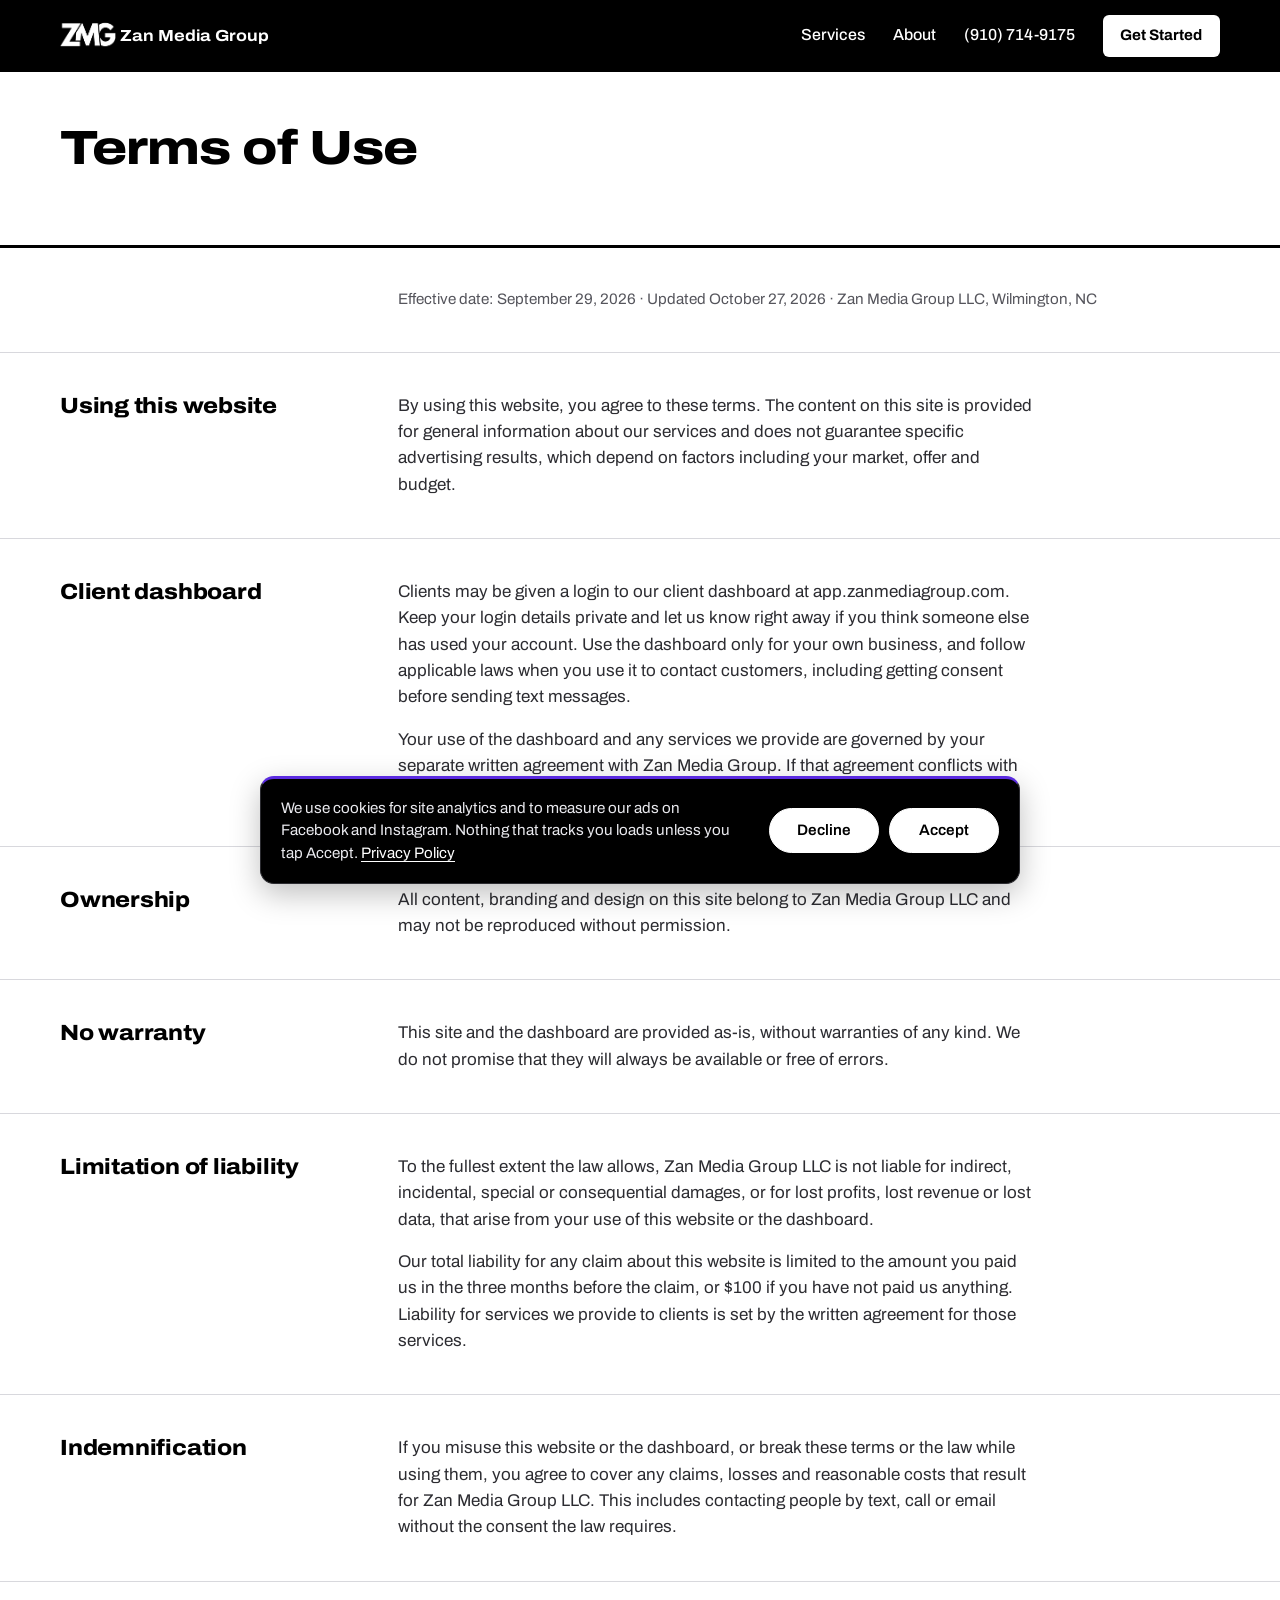
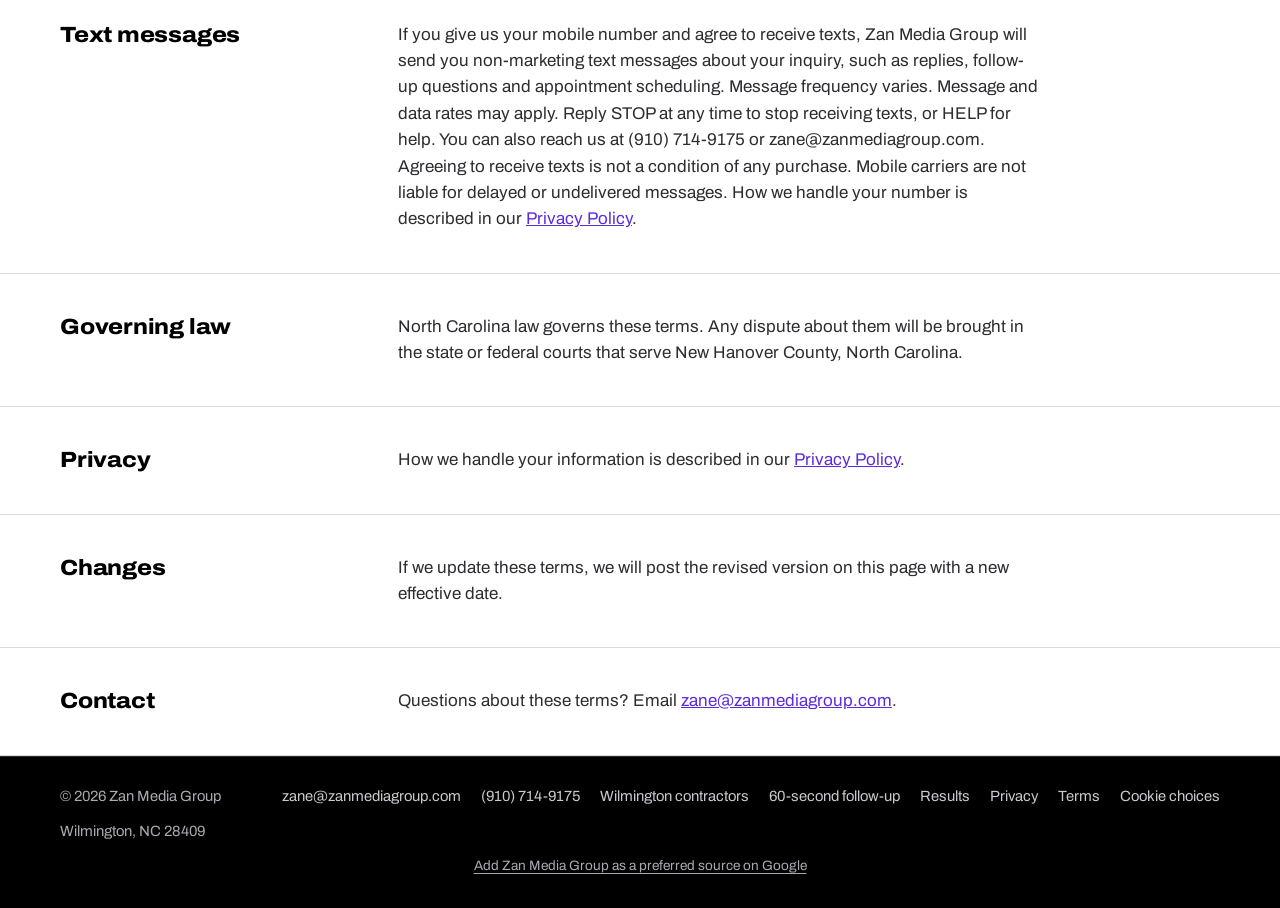
<file: terms.html>
<!DOCTYPE html>
<html lang="en">
<head>
  <meta charset="UTF-8" />
  <meta name="viewport" content="width=device-width, initial-scale=1.0" />
  <title>Terms of Use | Zan Media Group</title>
  <meta name="description" content="Terms of use for the Zan Media Group website and client dashboard." />
  <link rel="icon" type="image/png" href="BlackLogoONLY.png" />
  <link rel="canonical" href="https://zanmediagroup.com/terms.html" />
  <link rel="preload" href="fonts/archivo.woff2" as="font" type="font/woff2" crossorigin />
  <link rel="stylesheet" href="styles.css?v=20261012" />
  <script src="/consent.js?v=20261027"></script>
  <meta property="og:title" content="Terms of Use | Zan Media Group" />
  <meta property="og:image" content="https://zanmediagroup.com/og-image.png" />
  <meta property="og:site_name" content="Zan Media Group" />

</head>
<body>
  <a class="skip-link" href="#main">Skip to content</a>

  <div class="content">

    <nav class="nav" aria-label="Main">
      <a class="nav-logo" href="/" aria-label="Zan Media Group home">
        <img src="BlackLogoONLY.png" alt="" />
        <span class="nav-logo-text">Zan Media Group</span>
      </a>
      <div class="nav-right">
        <a class="nav-link" href="services.html">Services</a>
        <a class="nav-link" href="about.html">About</a>
        <a class="nav-link nav-phone" href="tel:+19107149175">(910)&nbsp;714-9175</a>
        <a class="nav-cta" href="get-started.html">Get Started</a>
      </div>
    </nav>

    <main id="main">

    <section class="page-hero">
      <h1 class="hero-h1">Terms of Use</h1>
    </section>

    <section class="detail-section">
      <div class="detail-inner">
        <div class="detail-label"></div>
        <div class="detail-body">
          <p class="legal-meta">Effective date: September 29, 2026 · Updated October 27, 2026 · Zan Media Group LLC, Wilmington, NC</p>
        </div>
      </div>
    </section>

    <section class="detail-section">
      <div class="detail-inner">
        <div class="detail-label">
          <h2 class="detail-h2">Using this website</h2>
        </div>
        <div class="detail-body">
          <p class="detail-p">By using this website, you agree to these terms. The content on this site is provided for general information about our services and does not guarantee specific advertising results, which depend on factors including your market, offer and budget.</p>
        </div>
      </div>
    </section>

    <section class="detail-section">
      <div class="detail-inner">
        <div class="detail-label">
          <h2 class="detail-h2">Client dashboard</h2>
        </div>
        <div class="detail-body">
          <p class="detail-p">Clients may be given a login to our client dashboard at app.zanmediagroup.com. Keep your login details private and let us know right away if you think someone else has used your account. Use the dashboard only for your own business, and follow applicable laws when you use it to contact customers, including getting consent before sending text messages.</p>
          <p class="detail-p">Your use of the dashboard and any services we provide are governed by your separate written agreement with Zan Media Group. If that agreement conflicts with these terms, the agreement controls.</p>
        </div>
      </div>
    </section>

    <section class="detail-section">
      <div class="detail-inner">
        <div class="detail-label">
          <h2 class="detail-h2">Ownership</h2>
        </div>
        <div class="detail-body">
          <p class="detail-p">All content, branding and design on this site belong to Zan Media Group LLC and may not be reproduced without permission.</p>
        </div>
      </div>
    </section>

    <section class="detail-section">
      <div class="detail-inner">
        <div class="detail-label">
          <h2 class="detail-h2">No warranty</h2>
        </div>
        <div class="detail-body">
          <p class="detail-p">This site and the dashboard are provided as-is, without warranties of any kind. We do not promise that they will always be available or free of errors.</p>
        </div>
      </div>
    </section>

    <section class="detail-section">
      <div class="detail-inner">
        <div class="detail-label">
          <h2 class="detail-h2">Limitation of liability</h2>
        </div>
        <div class="detail-body">
          <p class="detail-p">To the fullest extent the law allows, Zan Media Group LLC is not liable for indirect, incidental, special or consequential damages, or for lost profits, lost revenue or lost data, that arise from your use of this website or the dashboard.</p>
          <p class="detail-p">Our total liability for any claim about this website is limited to the amount you paid us in the three months before the claim, or $100 if you have not paid us anything. Liability for services we provide to clients is set by the written agreement for those services.</p>
        </div>
      </div>
    </section>

    <section class="detail-section">
      <div class="detail-inner">
        <div class="detail-label">
          <h2 class="detail-h2">Indemnification</h2>
        </div>
        <div class="detail-body">
          <p class="detail-p">If you misuse this website or the dashboard, or break these terms or the law while using them, you agree to cover any claims, losses and reasonable costs that result for Zan Media Group LLC. This includes contacting people by text, call or email without the consent the law requires.</p>
        </div>
      </div>
    </section>

    <section class="detail-section">
      <div class="detail-inner">
        <div class="detail-label">
          <h2 class="detail-h2" id="sms">Text messages</h2>
        </div>
        <div class="detail-body">
          <p class="detail-p">If you give us your mobile number and agree to receive texts, Zan Media Group will send you non-marketing text messages about your inquiry, such as replies, follow-up questions and appointment scheduling. Message frequency varies. Message and data rates may apply. Reply STOP at any time to stop receiving texts, or HELP for help. You can also reach us at (910) 714-9175 or zane@zanmediagroup.com. Agreeing to receive texts is not a condition of any purchase. Mobile carriers are not liable for delayed or undelivered messages. How we handle your number is described in our <a href="privacy.html">Privacy Policy</a>.</p>
        </div>
      </div>
    </section>

    <section class="detail-section">
      <div class="detail-inner">
        <div class="detail-label">
          <h2 class="detail-h2">Governing law</h2>
        </div>
        <div class="detail-body">
          <p class="detail-p">North Carolina law governs these terms. Any dispute about them will be brought in the state or federal courts that serve New Hanover County, North Carolina.</p>
        </div>
      </div>
    </section>

    <section class="detail-section">
      <div class="detail-inner">
        <div class="detail-label">
          <h2 class="detail-h2">Privacy</h2>
        </div>
        <div class="detail-body">
          <p class="detail-p">How we handle your information is described in our <a href="privacy.html">Privacy Policy</a>.</p>
        </div>
      </div>
    </section>

    <section class="detail-section">
      <div class="detail-inner">
        <div class="detail-label">
          <h2 class="detail-h2">Changes</h2>
        </div>
        <div class="detail-body">
          <p class="detail-p">If we update these terms, we will post the revised version on this page with a new effective date.</p>
        </div>
      </div>
    </section>

    <section class="detail-section">
      <div class="detail-inner">
        <div class="detail-label">
          <h2 class="detail-h2">Contact</h2>
        </div>
        <div class="detail-body">
          <p class="detail-p">Questions about these terms? Email <a href="mailto:zane@zanmediagroup.com">zane@zanmediagroup.com</a>.</p>
        </div>
      </div>
    </section>
    </main>

    <footer class="footer">
      <span class="footer-copy">© 2026 Zan Media Group</span>
      <div class="footer-links">
        <a href="mailto:zane@zanmediagroup.com">zane@zanmediagroup.com</a>
        <a href="tel:+19107149175">(910)&nbsp;714-9175</a>
        <a href="facebook-ads-wilmington-nc.html">Wilmington contractors</a>
        <a href="speed-to-lead-wilmington-nc.html">60-second follow-up</a>
        <a href="results.html">Results</a>
        <a href="privacy.html">Privacy</a>
        <a href="terms.html">Terms</a>
        <a href="/privacy.html#cookies" data-cookie-settings>Cookie choices</a>
      </div>
      <span class="footer-loc">Wilmington, NC 28409</span>
      <a class="footer-pref" href="https://www.google.com/preferences/source?q=zanmediagroup.com" target="_blank" rel="noopener">Add Zan Media Group as a preferred source on Google</a>
    </footer>

  </div>
</body>
</html>
</file>
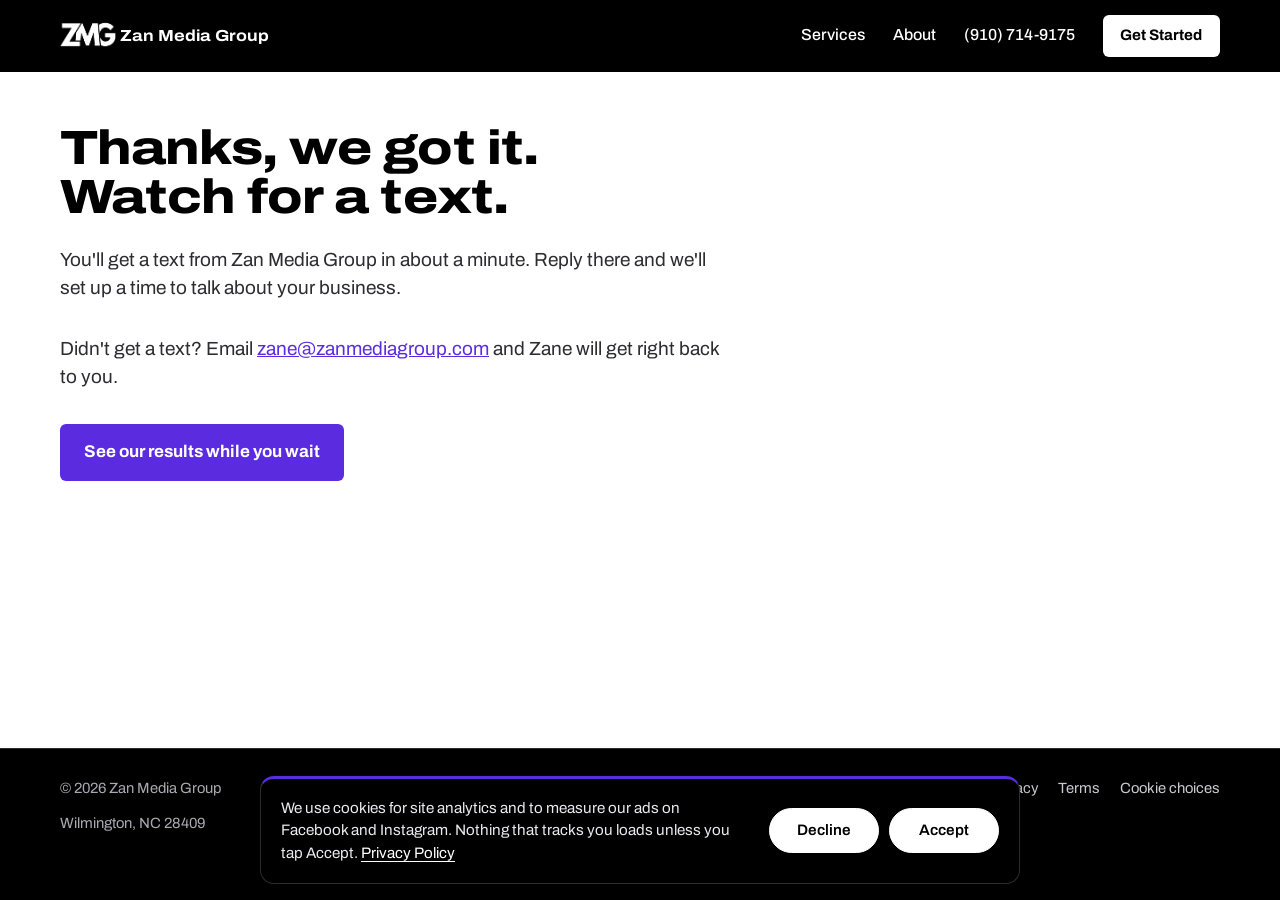
<file: thank-you.html>
<!DOCTYPE html>
<html lang="en">
<head>
  <meta charset="UTF-8" />
  <meta name="viewport" content="width=device-width, initial-scale=1.0" />
  <title>Thanks | Zan Media Group</title>
  <meta name="description" content="Thanks for reaching out to Zan Media Group." />
  <meta name="robots" content="noindex" />
  <link rel="icon" type="image/png" href="BlackLogoONLY.png" />
  <link rel="canonical" href="https://zanmediagroup.com/thank-you.html" />


  <link rel="preload" href="fonts/archivo.woff2" as="font" type="font/woff2" crossorigin />
  <link rel="stylesheet" href="styles.css?v=20261012" />
  <script src="/consent.js?v=20261027"></script>

  <!-- Lead event. Waits in the queue and is only sent after the visitor accepts cookies (see consent.js). -->
  <script>
  /* This page is only reached after the lead form is submitted, so it counts the Lead.
     The session check stops a refresh from counting the same lead twice. */
  (function () {
    var seen = false;
    try { seen = sessionStorage.getItem('zmgLeadCounted') === '1'; } catch (e) {}
    if (!seen) {
      fbq('track', 'Lead', {value: 500, currency: 'USD'});
      try { sessionStorage.setItem('zmgLeadCounted', '1'); } catch (e) {}
    }
  })();
  </script>
  <script>
    gtag('event', 'generate_lead');
  </script>
</head>
<body>
  <a class="skip-link" href="#main">Skip to content</a>

  <div class="content">

    <nav class="nav" aria-label="Main">
      <a class="nav-logo" href="/" aria-label="Zan Media Group home">
        <img src="BlackLogoONLY.png" alt="" />
        <span class="nav-logo-text">Zan Media Group</span>
      </a>
      <div class="nav-right">
        <a class="nav-link" href="services.html">Services</a>
        <a class="nav-link" href="about.html">About</a>
        <a class="nav-link nav-phone" href="tel:+19107149175">(910)&nbsp;714-9175</a>
        <a class="nav-cta" href="get-started.html">Get Started</a>
      </div>
    </nav>

    <main id="main">

    <section class="page-hero">
      <h1 class="hero-h1">Thanks, we got it.<br><span>Watch for a text.</span></h1>
      <p class="hero-sub">You&#39;ll get a text from Zan Media Group in about a minute. Reply there and we&#39;ll set up a time to talk about your business.</p>
      <p class="hero-sub">Didn&#39;t get a text? Email <a href="mailto:zane@zanmediagroup.com" style="color: var(--accent);">zane@zanmediagroup.com</a> and Zane will get right back to you.</p>
      <a class="hero-btn" href="results.html">See our results while you wait</a>
    </section>
    </main>

    <footer class="footer">
      <span class="footer-copy">© 2026 Zan Media Group</span>
      <div class="footer-links">
        <a href="mailto:zane@zanmediagroup.com">zane@zanmediagroup.com</a>
        <a href="tel:+19107149175">(910)&nbsp;714-9175</a>
        <a href="facebook-ads-wilmington-nc.html">Wilmington contractors</a>
        <a href="speed-to-lead-wilmington-nc.html">60-second follow-up</a>
        <a href="results.html">Results</a>
        <a href="privacy.html">Privacy</a>
        <a href="terms.html">Terms</a>
        <a href="/privacy.html#cookies" data-cookie-settings>Cookie choices</a>
      </div>
      <span class="footer-loc">Wilmington, NC 28409</span>
      <a class="footer-pref" href="https://www.google.com/preferences/source?q=zanmediagroup.com" target="_blank" rel="noopener">Add Zan Media Group as a preferred source on Google</a>
    </footer>

  </div>
</body>
</html>
</file>
<file: styles.css>
/* ===== Zan Media Group: shared styles =====
   Black and white, with purple reserved for the things ZMG does for you:
   the texts it sends, the buttons, and links. One typeface (Archivo), used
   wide and heavy for headlines and at normal width for reading. */

@font-face {
  font-family: "Archivo";
  src: url("fonts/archivo.woff2") format("woff2");
  font-weight: 100 900;
  font-stretch: 62% 125%;
  font-style: normal;
  font-display: swap;
}

:root {
  --ink: #000000;
  --text: #17171a;
  --paper: #ffffff;
  --mist: #f1f1f3;
  --line: #d8d8dd;
  --muted: #55555c;
  --purple: #5b2be0;
  --purple-dark: #4419b8;
  --purple-soft: #bba6ff;
  --on-black: #c9c9d1;
  --on-black-muted: #a9a9b2;
  --bubble-in: #e9e9ee;

  /* Old name, still used by an inline style on the thank-you page. */
  --accent: var(--purple);

  --gutter: max(2.5rem, calc((100% - 1160px) / 2));
  --display: "Archivo", "Arial Black", "Helvetica Neue", Arial, sans-serif;
  --body: "Archivo", -apple-system, BlinkMacSystemFont, "Segoe UI", Roboto, Arial, sans-serif;
}

* { box-sizing: border-box; margin: 0; padding: 0; }
html { overflow-x: hidden; -webkit-text-size-adjust: 100%; }
body {
  overflow-x: clip;
  background: var(--paper);
  color: var(--text);
  font-family: var(--body);
  font-size: 1.0625rem;
  line-height: 1.55;
  font-stretch: 100%;
}

/* Column layout so the footer sits at the bottom on short pages (404, thank-you). */
.content { position: relative; z-index: 1; min-height: 100vh; display: flex; flex-direction: column; }
.content > .footer { margin-top: auto; }
/* Main landmark wraps the page body; keeps the same column layout the sections had before. */
.content > main:not(.gs-main) { display: flex; flex-direction: column; }

/* Skip link: hidden until a keyboard user tabs to it. */
.skip-link {
  position: absolute; left: 8px; top: -100px; z-index: 1000;
  background: var(--ink); color: #fff; padding: 0.6rem 1rem; border-radius: 6px;
  font-weight: 700; text-decoration: none;
}
.skip-link:focus { top: 8px; outline: 3px solid var(--purple-soft); outline-offset: 2px; }

a { color: var(--purple); }
a:focus-visible, button:focus-visible {
  outline: 3px solid var(--purple);
  outline-offset: 3px;
  border-radius: 2px;
}

/* ---------- NAV (black bar, matches the logo's own black) ---------- */
.nav {
  display: flex; justify-content: space-between; align-items: center;
  padding: 0.5rem var(--gutter);
  background: var(--ink);
}
.nav a:focus-visible, .contact-band a:focus-visible, .footer a:focus-visible, .proof a:focus-visible {
  outline-color: #fff;
}
.nav-logo { display: flex; align-items: center; gap: 4px; text-decoration: none; }
.nav-logo img { height: 56px; width: 56px; display: block; }
.nav-logo-text {
  font-family: var(--display);
  font-size: 1rem; font-weight: 700; font-stretch: 112%;
  color: #fff;
}
.nav-right { display: flex; align-items: center; gap: 1.75rem; }
.nav-link {
  font-size: 1rem; font-weight: 500; color: #fff; text-decoration: none;
  padding: 6px 0;
  border-bottom: 2px solid transparent;
}
.nav-link:hover { border-bottom-color: #fff; }
.nav-link.active { border-bottom-color: var(--purple-soft); }
.nav-phone { white-space: nowrap; }
.nav-cta {
  font-size: 0.95rem; font-weight: 700; color: var(--ink);
  padding: 0.6rem 1.1rem; border-radius: 6px; text-decoration: none;
  background: #fff;
}
.nav-cta:hover { background: var(--purple-soft); }
.nav-cta.active { background: var(--purple-soft); }

/* ---------- TYPE ---------- */
.hero-h1, .section-label, .section-h2, .detail-h2, .contact-h2, .modal-h2, .stat-value {
  font-family: var(--display);
  color: var(--ink);
  text-wrap: balance;
}
.hero-h1 {
  font-size: clamp(2.1rem, 5vw, 3.75rem);
  font-weight: 800; font-stretch: 118%;
  line-height: 1.02; letter-spacing: -0.02em;
  margin-bottom: 1.5rem;
}
/* Subpage headlines break onto two lines with a <span>; both lines stay black. */
.hero-h1 span { color: inherit; }
.hero-sub {
  font-size: 1.1875rem; line-height: 1.5; color: #2c2c31;
  max-width: 60ch; margin-bottom: 2rem;
}
.hero-sub a { color: var(--purple); }
.hero-label { font-size: 1rem; color: var(--muted); margin-bottom: 0.75rem; }

.section-label, .section-h2 {
  font-size: clamp(1.5rem, 2.6vw, 2.125rem);
  font-weight: 800; font-stretch: 114%;
  line-height: 1.1; letter-spacing: -0.015em;
  margin-bottom: 1.75rem;
}

/* ---------- BUTTONS ---------- */
.hero-btn {
  display: inline-block; background: var(--purple); color: #fff;
  padding: 0.95rem 1.5rem; font-size: 1.0625rem; font-weight: 700;
  border-radius: 6px; text-decoration: none;
}
.hero-btn:hover { background: var(--purple-dark); }
.text-link { font-weight: 600; color: var(--ink); text-underline-offset: 4px; }
.text-link:hover { color: var(--purple); }

/* ---------- HOME HERO ---------- */
.hero {
  display: grid; grid-template-columns: minmax(0, 1.05fr) minmax(0, 0.95fr);
  gap: 3.5rem; align-items: center;
  padding: 4rem var(--gutter) 4.5rem;
}
.hero-actions { display: flex; flex-wrap: wrap; align-items: center; gap: 1rem 1.75rem; }
.hero-area { margin-top: 2rem; font-size: 0.975rem; color: var(--muted); max-width: 52ch; }

/* The text thread: the product, shown instead of described. */
.demo-tabs { display: flex; flex-wrap: wrap; gap: 0.25rem 1.25rem; margin-bottom: 0.9rem; align-items: baseline; }
.demo-tabs[hidden] { display: none; }
.demo-tabs-label { font-size: 0.95rem; color: var(--muted); }
.demo-tab {
  font: inherit; font-size: 0.975rem; font-weight: 600; color: var(--muted);
  background: none; border: none; border-bottom: 2px solid transparent;
  padding: 0.5rem 0 0.2rem; cursor: pointer;
}
.demo-tab:hover { color: var(--ink); }
.demo-tab[aria-pressed="true"] { color: var(--ink); border-bottom-color: var(--purple); }

.thread {
  border: 2px solid var(--ink); border-radius: 22px;
  padding: 1.1rem 1.1rem 1.25rem;
  background: var(--paper);
  display: flex; flex-direction: column; gap: 0.5rem;
  min-height: 35.5rem; /* tallest of the four threads, so switching trades does not move the page */
}
.thread-event { align-self: center; text-align: center; font-size: 0.875rem; color: var(--muted); padding: 0.25rem 0.5rem 0.4rem; }
.thread-event b { color: var(--ink); font-weight: 700; }
.bubble { max-width: 84%; padding: 0.6rem 0.9rem; font-size: 1rem; line-height: 1.38; }
.bubble-out { align-self: flex-end; background: var(--purple); color: #fff; border-radius: 18px 18px 4px 18px; }
.bubble-in { align-self: flex-start; background: var(--bubble-in); color: var(--ink); border-radius: 18px 18px 18px 4px; }
.bubble .yourco { font-weight: 700; border-bottom: 1.5px dashed rgba(255,255,255,0.75); }
.bubble-meta { align-self: flex-end; font-size: 0.8125rem; color: var(--muted); margin: -0.1rem 0.25rem 0.2rem; }
.thread-booked {
  margin-top: auto; background: var(--ink); color: #fff;
  padding: 0.8rem 1rem; border-radius: 4px; font-size: 0.95rem; line-height: 1.4;
}
.thread-booked b { display: block; font-family: var(--display); font-stretch: 112%; font-weight: 800; font-size: 1.0625rem; }
.thread-booked span { color: var(--on-black); }
.demo-note { margin-top: 0.75rem; font-size: 0.875rem; color: var(--muted); }

@media (prefers-reduced-motion: no-preference) {
  .thread > * { animation: thread-in 0.32s ease-out both; animation-delay: calc(var(--i, 0) * 0.42s + 0.25s); }
  @keyframes thread-in { from { opacity: 0; transform: translateY(8px); } to { opacity: 1; transform: none; } }
}

/* ---------- PROOF BAND ---------- */
.proof {
  background: var(--ink); color: #fff;
  padding: 2.5rem var(--gutter);
  display: grid; grid-template-columns: minmax(0, 0.9fr) minmax(0, 1.1fr); gap: 1.5rem 3.5rem; align-items: center;
}
.proof-h2 { font-family: var(--display); font-size: clamp(1.4rem, 2.4vw, 1.9rem); font-weight: 800; font-stretch: 114%; line-height: 1.12; letter-spacing: -0.015em; text-wrap: balance; }
.proof p { color: var(--on-black); max-width: 58ch; }
.proof p b { color: #fff; font-weight: 700; }
.proof a { color: #fff; font-weight: 600; text-underline-offset: 4px; }
.proof a:hover { color: var(--purple-soft); }

/* ---------- PLAIN BANDS ---------- */
.band { padding: 4.5rem var(--gutter); }
.band-mist { background: var(--mist); }
.gray-band { background: var(--mist); padding: 3.5rem var(--gutter); }
.faq-head { padding: 3.5rem var(--gutter) 0.5rem; border-top: 3px solid var(--ink); }
.faq-head .section-label { margin-bottom: 0; }

/* Timeline: a real sequence, so it gets real time markers. */
.timeline { list-style: none; border-top: 3px solid var(--ink); }
.timeline li {
  display: grid; grid-template-columns: 11rem minmax(0, 20rem) minmax(0, 1fr); gap: 0.5rem 2.5rem;
  padding: 1.5rem 0; border-bottom: 1px solid var(--line);
}
.timeline-when { font-family: var(--display); font-stretch: 114%; font-weight: 800; font-size: 1.125rem; color: var(--purple); }
.timeline-what { font-weight: 700; font-size: 1.125rem; color: var(--ink); line-height: 1.3; }
.timeline-how { color: #2c2c31; max-width: 58ch; }

/* Estimate sheet: pricing written the way a contractor writes one up. */
.cost { display: grid; grid-template-columns: minmax(0, 0.8fr) minmax(0, 1.2fr); gap: 2.5rem 4rem; align-items: start; }
.cost-intro p { color: #2c2c31; max-width: 40ch; margin-bottom: 1.25rem; }
.cost-intro .section-h2 { margin-bottom: 1.25rem; }
.estimate { background: var(--paper); border: 2px solid var(--ink); padding: 1.75rem 2rem 2rem; }
.estimate-head { display: flex; justify-content: space-between; align-items: flex-end; gap: 1rem; padding-bottom: 1rem; border-bottom: 3px solid var(--ink); }
.estimate-title { font-family: var(--display); font-stretch: 125%; font-weight: 800; font-size: 1.75rem; line-height: 1; letter-spacing: -0.01em; color: var(--ink); }
.estimate-from { font-size: 0.9rem; color: var(--muted); text-align: right; line-height: 1.35; }
.estimate-lines { list-style: none; }
.estimate-lines li { display: flex; align-items: baseline; gap: 0.6rem; padding: 0.95rem 0; border-bottom: 1px solid var(--line); }
.estimate-item { font-weight: 600; color: var(--ink); }
.estimate-item small { display: block; font-weight: 400; font-size: 0.9rem; color: var(--muted); line-height: 1.4; margin-top: 0.15rem; }
.estimate-dots { flex: 1; min-width: 1.5rem; border-bottom: 2px dotted #9a9aa3; transform: translateY(-0.3em); }
.estimate-amt { font-family: var(--display); font-stretch: 112%; font-weight: 800; font-size: 1.2rem; color: var(--ink); white-space: nowrap; font-variant-numeric: tabular-nums; }
.estimate-amt.is-words { font-family: var(--body); font-stretch: 100%; font-weight: 600; font-size: 1rem; white-space: normal; text-align: right; max-width: 19rem; }
.estimate-terms { margin-top: 1.25rem; display: grid; gap: 0.6rem; font-size: 0.975rem; color: #2c2c31; }
.estimate-terms b { color: var(--ink); }

/* FAQ as a two-column list */
.faq-list { display: grid; grid-template-columns: repeat(2, minmax(0, 1fr)); gap: 0 4rem; border-top: 3px solid var(--ink); }
.faq-item { padding: 1.4rem 0; border-bottom: 1px solid var(--line); }
.faq-item h3 { font-size: 1.125rem; font-weight: 700; color: var(--ink); line-height: 1.3; margin-bottom: 0.4rem; }
.faq-item p { color: #2c2c31; max-width: 56ch; }

/* Founder note */
.founder { display: grid; grid-template-columns: minmax(0, 0.8fr) minmax(0, 1.2fr); gap: 1.5rem 4rem; align-items: start; }
.founder-note p { font-size: 1.1875rem; line-height: 1.55; color: var(--text); max-width: 56ch; margin-bottom: 1rem; }
.founder-sig { font-weight: 700; color: var(--ink); }
.founder-sig span { display: block; font-weight: 400; color: var(--muted); font-size: 1rem; }

/* ---------- SUBPAGES ---------- */
.page-hero { padding: 3.25rem var(--gutter) 3rem; }
.page-hero .hero-h1 { font-size: clamp(1.9rem, 4vw, 3rem); max-width: 22ch; }
.page-hero .hero-sub:last-child { margin-bottom: 0; }
.page-hero + .detail-section, .page-hero + .gray-band { border-top: 3px solid var(--ink); }

.services-grid {
  display: grid;
  grid-template-columns: repeat(auto-fit, minmax(210px, 1fr));
  gap: 1.75rem 2.5rem;
}
.service-card { border-top: 2px solid var(--ink); padding-top: 0.9rem; }
.service-num { font-weight: 700; color: var(--ink); margin-bottom: 0.35rem; }
.service-title { font-weight: 700; color: var(--ink); margin-bottom: 0.4rem; }
.service-desc { color: #2c2c31; font-size: 1rem; }
.service-desc a { color: var(--purple); }

.detail-section { padding: 2.5rem var(--gutter); border-bottom: 1px solid var(--line); }
.detail-inner {
  max-width: 1040px;
  display: grid;
  grid-template-columns: 290px 1fr;
  gap: 3rem;
}
.detail-label { grid-column: 1; }
.detail-body { grid-column: 2; }
.detail-h2 { font-size: 1.375rem; font-weight: 800; font-stretch: 110%; line-height: 1.2; letter-spacing: -0.01em; }
.detail-p { color: #2c2c31; margin-bottom: 1rem; max-width: 64ch; }
.detail-p strong { color: var(--ink); font-weight: 700; }
.detail-p a { color: var(--purple); }
.detail-body .detail-p:last-child { margin-bottom: 0; }
.about-photo { margin: 1.25rem 0 0; }
.about-photo picture { display: block; }
.about-photo img { display: block; width: 100%; max-width: 290px; height: auto; aspect-ratio: 4 / 5; object-fit: cover; border-radius: 14px; }
.about-photo figcaption { margin-top: 0.5rem; font-size: 0.875rem; color: var(--muted); }

/* Results page figures */
.stats-grid { display: grid; grid-template-columns: repeat(auto-fit, minmax(220px, 1fr)); gap: 1.75rem 2.5rem; }
.stat-card { border-top: 3px solid var(--ink); padding-top: 0.9rem; }
.stat-value { font-size: 2.75rem; font-weight: 800; font-stretch: 118%; line-height: 1.05; letter-spacing: -0.02em; margin-bottom: 0.5rem; font-variant-numeric: tabular-nums; }
.stat-label { color: #2c2c31; max-width: 30ch; }
.stat-note { font-size: 0.95rem; color: var(--muted); margin-top: 1.5rem; max-width: 80ch; }
.stat-note strong { color: var(--ink); }

/* Rate sheet (services page) */
.rates { width: 100%; border-collapse: collapse; border-top: 3px solid var(--ink); background: var(--paper); }
.rates th, .rates td { text-align: left; vertical-align: top; padding: 1.1rem 1.25rem; border-bottom: 1px solid var(--line); }
.rates thead th { font-size: 0.95rem; font-weight: 600; color: var(--muted); padding-top: 0.8rem; padding-bottom: 0.8rem; }
.rates th:first-child { width: 15rem; }
.rates tbody th { font-family: var(--display); font-stretch: 114%; font-weight: 800; font-size: 1.25rem; color: var(--ink); white-space: nowrap; }
.rates tbody th small { display: block; font-family: var(--body); font-stretch: 100%; font-weight: 600; font-size: 0.875rem; color: var(--purple); white-space: normal; margin-top: 0.2rem; }
.rates .rate-amt { font-family: var(--display); font-stretch: 112%; font-weight: 800; font-size: 1.2rem; color: var(--ink); white-space: nowrap; font-variant-numeric: tabular-nums; }
.rates .rate-amt small { font-family: var(--body); font-stretch: 100%; font-weight: 400; font-size: 0.9rem; color: var(--muted); }
.rates td { color: #2c2c31; }

.legal-meta { font-size: 0.95rem; color: var(--muted); margin-bottom: 0; }

/* ---------- CONTACT (black band) ---------- */
.contact-band { background: var(--ink); color: #fff; padding: 4rem var(--gutter); }
.contact-inner { max-width: 44rem; }
.contact-h2 { font-size: clamp(1.6rem, 3vw, 2.375rem); font-weight: 800; font-stretch: 116%; line-height: 1.08; letter-spacing: -0.015em; color: #fff; margin-bottom: 0.9rem; }
.contact-p { color: var(--on-black); margin-bottom: 1.75rem; max-width: 52ch; font-size: 1.125rem; }
.contact-band .hero-btn { background: #fff; color: var(--ink); }
.contact-band .hero-btn:hover { background: var(--purple-soft); }
.contact-split { display: grid; grid-template-columns: minmax(0, 0.85fr) minmax(0, 1.15fr); gap: 2rem 4rem; align-items: start; max-width: none; }
.contact-ways { list-style: none; display: grid; gap: 0.5rem; }
.contact-ways a { color: #fff; font-weight: 600; font-size: 1.125rem; text-underline-offset: 4px; }
.contact-ways a:hover { color: var(--purple-soft); }
.contact-ways span { display: block; color: var(--on-black-muted); font-size: 0.9rem; }

/* GoHighLevel lead form embed */
.ghl-form { width: 100%; margin: 0; }
.ghl-form iframe { display: block; min-height: 770px; }
.ghl-form--modal { margin-top: 1rem; }
.ghl-form--modal iframe { min-height: 756px; }

/* ---------- POPUP MODAL ---------- */
.modal-overlay {
  position: fixed; inset: 0;
  background: rgba(0,0,0,0.72);
  z-index: 100;
  display: none;
  align-items: center;
  justify-content: center;
  padding: 1.5rem;
  opacity: 0;
  transition: opacity 0.25s ease;
}
.modal-overlay.open { display: flex; }
.modal-overlay.visible { opacity: 1; }
.modal-card {
  background: var(--ink); color: #fff; border: 1px solid #3a3a40; border-radius: 10px;
  padding: 2.25rem; max-width: 520px; width: 100%; position: relative;
  max-height: 90vh; overflow-y: auto;
}
.modal-close {
  position: absolute; top: 10px; right: 10px;
  background: none; border: none; color: #fff;
  font-size: 28px; line-height: 1; cursor: pointer;
  width: 44px; height: 44px; font-family: inherit;
}
.modal-close:hover { color: var(--purple-soft); }
.modal-label { display: none; }
.modal-h2 { font-size: 1.6rem; font-weight: 800; font-stretch: 114%; line-height: 1.1; color: #fff; margin-bottom: 0.6rem; padding-right: 2rem; }
.modal-p { color: var(--on-black); }

@media (prefers-reduced-motion: reduce) {
  .modal-overlay { transition: none; }
}

/* ---------- FOOTER ---------- */
.footer {
  background: var(--ink);
  padding: 1.75rem var(--gutter) 2rem;
  border-top: 1px solid #2c2c31;
  display: flex; justify-content: space-between; align-items: center;
  gap: 12px 24px; flex-wrap: wrap;
  font-size: 0.925rem; color: var(--on-black-muted);
}
.footer-links { display: flex; gap: 8px 20px; flex-wrap: wrap; justify-content: center; }
.footer-links a { white-space: nowrap; color: var(--on-black); text-decoration: none; }
.footer-links a:hover { color: #fff; text-decoration: underline; }
.footer-pref { flex-basis: 100%; text-align: center; font-size: 0.85rem; color: var(--on-black-muted); text-underline-offset: 3px; }
.footer-pref:hover { color: #fff; }

/* ---------- BREADCRUMBS ---------- */
.crumbs { font-size: 0.925rem; color: var(--muted); margin-bottom: 1.25rem; }
.crumbs ol { list-style: none; display: flex; flex-wrap: wrap; gap: 6px; }
.crumbs li + li::before { content: "/"; margin-right: 6px; color: #9a9aa3; }
.crumbs a { color: var(--muted); }
.crumbs a:hover { color: var(--purple); }
.crumbs [aria-current] { color: var(--ink); }

/* ---------- 404 ---------- */
.notfound-links { display: flex; flex-wrap: wrap; align-items: center; gap: 12px 20px; margin-top: 1.75rem; }
.notfound-links a.plain { color: var(--ink); font-weight: 600; padding: 12px 4px; text-underline-offset: 4px; }
.notfound-links a.plain:hover { color: var(--purple); }

/* ---------- TABLET ---------- */
@media (max-width: 960px) {
  .hero { grid-template-columns: 1fr; gap: 2.5rem; padding-top: 3rem; padding-bottom: 3.5rem; }
  .hero-demo { max-width: 34rem; }
  .proof, .cost, .founder, .contact-split { grid-template-columns: 1fr; }
  .timeline li { grid-template-columns: 8.5rem minmax(0, 1fr); }
  .timeline-how { grid-column: 2; }
  .nav-phone { display: none; }
}
@media (max-width: 800px) {
  .detail-inner { grid-template-columns: 1fr; gap: 0.75rem; }
  .detail-label, .detail-body { grid-column: 1; }
  .detail-label:empty { display: none; }
  .faq-list { grid-template-columns: 1fr; }

  /* Rate sheet stacks: each plan becomes its own block */
  .rates thead { position: absolute; width: 1px; height: 1px; overflow: hidden; clip-path: inset(50%); }
  .rates, .rates tbody, .rates tr, .rates th, .rates td { display: block; }
  .rates tr { padding: 1.1rem 0; border-bottom: 1px solid var(--line); }
  .rates th, .rates td { padding: 0.2rem 1rem; border-bottom: none; }
  .rates td[data-label]::before { content: attr(data-label) ": "; font-size: 0.9rem; color: var(--muted); font-family: var(--body); font-stretch: 100%; font-weight: 400; }
}

/* ---------- MOBILE ---------- */
@media (max-width: 600px) {
  :root { --gutter: 1.25rem; }
  body { font-size: 1rem; }
  /* Sticky on phones so the Get Started button is always one tap away */
  .nav { position: sticky; top: 0; z-index: 50; padding: 0.3rem 1rem 0.3rem 0.5rem; }
  .nav-logo img { height: 46px; width: 46px; }
  .nav-logo-text { display: none; }
  .nav-right { gap: 1rem; }
  .nav-link { font-size: 0.95rem; }
  .nav-cta { padding: 0.5rem 0.8rem; font-size: 0.9rem; }

  .hero { padding-top: 2.25rem; padding-bottom: 3rem; }
  .hero-h1 { font-size: 2.05rem; font-stretch: 112%; }
  .hero-sub { font-size: 1.0625rem; }
  .hero-btn { width: 100%; text-align: center; }
  .notfound-links .hero-btn { width: auto; }
  .page-hero { padding-top: 2.25rem; padding-bottom: 2.25rem; }
  .page-hero .hero-h1 { font-size: 1.8rem; }
  .thread { min-height: 0; padding: 0.9rem 0.85rem 1rem; border-radius: 18px; }
  .demo-tabs-label { flex-basis: 100%; }
  .thread-booked b { font-size: 1rem; font-stretch: 106%; }
  .estimate-lines li.is-note { flex-wrap: wrap; }
  .estimate-lines li.is-note .estimate-dots { display: none; }
  .estimate-lines li.is-note .estimate-amt { flex-basis: 100%; max-width: none; text-align: left; font-weight: 400; color: #2c2c31; }
  .bubble { max-width: 88%; }

  .band { padding-top: 3rem; padding-bottom: 3rem; }
  .gray-band, .contact-band { padding-top: 2.75rem; padding-bottom: 2.75rem; }
  .detail-section { padding-top: 2rem; padding-bottom: 2rem; }
  .faq-head { padding-top: 2.75rem; }
  .timeline li { grid-template-columns: 1fr; gap: 0.2rem; padding: 1.25rem 0; }
  .timeline-how { grid-column: 1; }
  .estimate { padding: 1.25rem 1.1rem 1.4rem; }
  .estimate-head { flex-direction: column; align-items: flex-start; gap: 0.4rem; }
  .estimate-from { text-align: left; }
  .founder-note p { font-size: 1.0625rem; }
  .stat-value { font-size: 2.25rem; }

  .footer { flex-direction: column; text-align: center; padding-top: 1.5rem; padding-bottom: 1.5rem; }
  .modal-overlay { padding: 0.75rem; }
  .modal-card { padding: 1.5rem 0.5rem 0.5rem; }
  .modal-card .modal-h2, .modal-card .modal-p { padding-left: 0.75rem; padding-right: 2.75rem; }
  .contact-band:has(.ghl-form) { padding-left: 0.75rem; padding-right: 0.75rem; }
  .contact-split > :first-child { padding: 0 0.5rem; }
}

/* ---------- LEAD QUIZ (contact band and popup) ---------- */
.zq-wrap { width: 100%; }
.zq { color: #fff; }
.zq-progress { color: var(--on-black-muted); font-size: 0.95rem; margin-bottom: 0.5rem; }
.zq-bar { height: 4px; background: #2a2a30; border-radius: 2px; margin-bottom: 1.5rem; overflow: hidden; }
.zq-bar span { display: block; height: 100%; width: 25%; background: var(--purple-soft); transition: width 0.2s ease; }
.zq-step { border: 0; min-width: 0; }
.zq:not(.zq-on) .zq-step + .zq-step { margin-top: 2rem; }
.zq-q { font-size: clamp(1.25rem, 2.2vw, 1.5rem); font-weight: 800; font-stretch: 112%; line-height: 1.15; margin-bottom: 1rem; padding: 0; }
.zq-q:focus { outline: none; }
.zq-tiles { display: grid; grid-template-columns: repeat(2, minmax(0, 1fr)); gap: 0.6rem; }
.zq-tiles--3 { grid-template-columns: repeat(3, minmax(0, 1fr)); }
.zq-tile { position: relative; display: flex; align-items: center; min-height: 52px; padding: 0.75rem 1rem;
  border: 1px solid #3a3a40; border-radius: 6px; cursor: pointer; font-weight: 600; line-height: 1.25; }
.zq-tile input { position: absolute; opacity: 0; width: 1px; height: 1px; }
.zq-tile:hover { border-color: var(--on-black-muted); }
.zq-tile:has(input:checked) { border-color: var(--purple-soft); background: rgba(91, 43, 224, 0.28); }
.zq-tile:has(input:focus-visible) { outline: 3px solid var(--purple-soft); outline-offset: 2px; }
.zq-tiles.has-error .zq-tile { border-color: #ff9b9b; }
.zq-error { color: #ffb4b4; font-size: 0.95rem; margin-top: 0.4rem; min-height: 0; }
.zq-error:empty { display: none; }
.zq-fields { display: grid; gap: 1rem; }
.zq-field label { display: block; font-weight: 600; margin-bottom: 0.35rem; }
.zq-opt { color: var(--on-black-muted); font-weight: 400; }
.zq-field input { width: 100%; min-height: 48px; padding: 0.7rem 0.85rem; font: inherit; color: #fff;
  background: #111114; border: 1px solid #3a3a40; border-radius: 6px; }
.zq-field input:focus-visible { outline: 3px solid var(--purple-soft); outline-offset: 1px; border-color: var(--purple-soft); }
.zq-field input[aria-invalid="true"] { border-color: #ff9b9b; }
.zq-hint { color: var(--on-black-muted); font-size: 0.9rem; margin-top: 0.35rem; }
.zq-hp { position: absolute; left: -9999px; width: 1px; height: 1px; overflow: hidden; }
.zq-consent { display: grid; grid-template-columns: auto 1fr; gap: 0.6rem; align-items: start; font-size: 0.85rem; color: var(--on-black); line-height: 1.45; }
.zq-consent input { width: 20px; height: 20px; margin-top: 2px; accent-color: var(--purple-soft); }
.zq-consent a { color: #fff; }
.zq-nav { display: flex; gap: 0.75rem; margin-top: 1.5rem; }
.zq-nav button { font: inherit; font-weight: 700; min-height: 48px; padding: 0.8rem 1.4rem; border-radius: 6px; cursor: pointer; }
.zq-next, .zq-submit { background: #fff; color: var(--ink); border: 0; margin-left: auto; }
.zq-next:hover, .zq-submit:hover { background: var(--purple-soft); }
.zq-back { background: transparent; color: #fff; border: 1px solid #3a3a40; }
.zq-back:hover { border-color: var(--on-black-muted); }
.zq-nav button:focus-visible { outline: 3px solid var(--purple-soft); outline-offset: 2px; }
.zq-submit[disabled] { opacity: 0.7; cursor: progress; }
.zq-status { margin-top: 1rem; }
.zq-status:empty { display: none; }
.zq-status.err { color: #ffb4b4; }
.zq-status a { color: #fff; font-weight: 700; }
.zq-status:focus { outline: none; }
.zq-wrap--modal { margin-top: 1.25rem; }
@media (max-width: 600px) {
  .zq-tiles, .zq-tiles--3 { grid-template-columns: 1fr; }
}
@media (prefers-reduced-motion: reduce) { .zq-bar span { transition: none; } }
</file>
